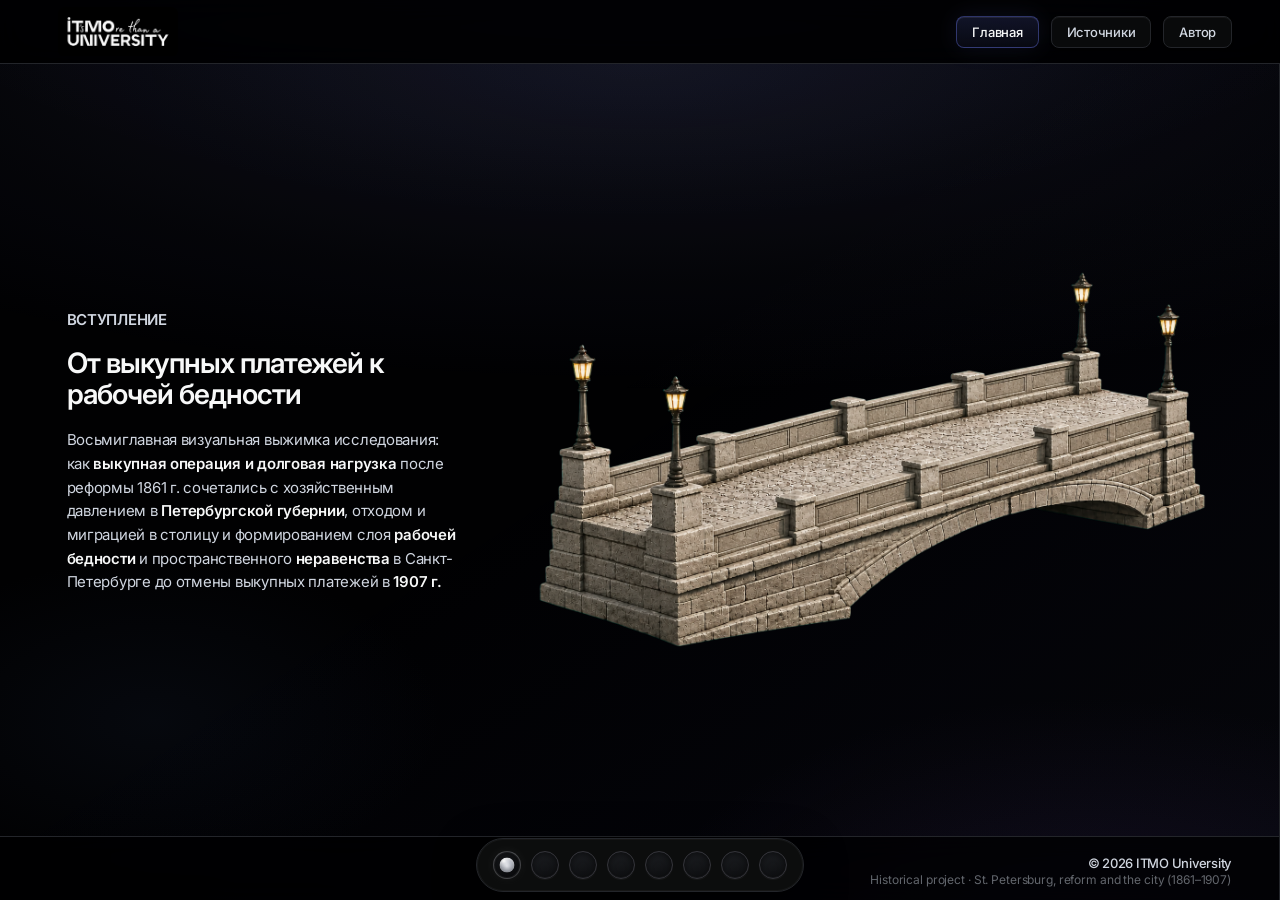
<file: index.html>
<!DOCTYPE html>
<html lang="ru">
  <head>
    <meta charset="utf-8" />
    <meta name="viewport" content="width=device-width, initial-scale=1, viewport-fit=cover" />
    <title>От выкупных платежей к рабочей бедности · ITMO</title>
    <link rel="preconnect" href="https://fonts.googleapis.com" />
    <link rel="preconnect" href="https://fonts.gstatic.com" crossorigin />
    <link
      href="https://fonts.googleapis.com/css2?family=Inter:wght@400;500;600;700&display=swap"
      rel="stylesheet"
    />
    <link rel="stylesheet" href="css/style.css" />
  </head>
  <body class="page-chapters">
    <header class="site-header">
      <a
        href="https://itmo.ru/"
        class="logo-wrap"
        target="_blank"
        rel="noopener noreferrer"
        aria-label="Сайт Университета ИТМО (откроется в новой вкладке)"
      >
        <img
          class="logo"
          src="images/slogan-white.png"
          alt="IT's MOre than a UNIVERSITY"
          width="200"
          height="75"
          decoding="async"
          onerror="this.onerror=null;this.src='images/slogan.png';this.classList.add('logo--invert');"
        />
      </a>
      <button
        type="button"
        class="site-header__menu-toggle"
        aria-expanded="false"
        aria-controls="site-nav-primary"
        aria-label="Открыть меню"
      >
        <span class="site-header__burger" aria-hidden="true"></span>
      </button>
      <nav id="site-nav-primary" class="site-nav" aria-label="Основная навигация">
        <a class="site-nav__pill" href="index.html" aria-current="page">Главная</a>
        <a class="site-nav__pill" href="sources.html">Источники</a>
        <a class="site-nav__pill" href="author.html">Автор</a>
      </nav>
    </header>

    <main class="scroll-wrap" id="chapters" aria-label="Главы проекта">
      <article class="chapter" id="c1" aria-labelledby="t1">
        <div class="chapter__body">
        <div class="chapter__text">
          <p class="chapter__label">Вступление</p>
          <h1 id="t1">От выкупных платежей к рабочей бедности</h1>
          <p>
            Восьмиглавная визуальная выжимка исследования: как <strong>выкупная операция и долговая нагрузка</strong> после
            реформы 1861&nbsp;г. сочетались с хозяйственным давлением в <strong>Петербургской губернии</strong>, отходом и
            миграцией в столицу и формированием слоя <strong>рабочей бедности</strong> и пространственного
            <strong>неравенства</strong> в Санкт-Петербурге до отмены выкупных платежей в <strong>1907&nbsp;г.</strong>
          </p>
        </div>
        <div class="chapter__visual">
          <img src="images/ch01-mostovaya.png" alt="Иллюстрация к вступлению" width="1536" height="1024" loading="eager" />
        </div>
        </div>
        <footer class="chapter-footer">
          <div class="chapter-footer__meta" lang="en">
            <span class="chapter-footer__copy">© 2026 ITMO University</span>
            <span class="chapter-footer__tag">
              <span class="chapter-footer__tag-full">Historical project · St. Petersburg, reform and the city (1861–1907)</span>
              <span class="chapter-footer__tag-short">Historical project · St. Petersburg</span>
            </span>
          </div>
        </footer>
      </article>

      <article class="chapter" id="c2" aria-labelledby="t2">
        <div class="chapter__body">
        <div class="chapter__text">
          <p class="chapter__label">Глава 1 · Реформа</p>
          <h2 id="t2">Крестьянская реформа 1861 года</h2>
          <p>
            Крестьянская реформа 1861 года стала одним из ключевых преобразований Великих реформ Александра II и
            оформила отмену крепостного права системой законов. Помещичьи крестьяне получили личную свободу, однако
            помещики сохранили собственность на землю; крестьяне обязаны были получить надел и отбывать барщину или
            платить оброк как <strong>временнообязанные</strong>.
          </p>
          <p>
            Размеры надела и повинностей фиксировались в <strong>уставных грамотах</strong>. Крестьяне могли выкупить
            землю: большую часть суммы помещику выплачивало государство в виде <strong>выкупной ссуды</strong>, которую
            затем возмещали с процентами <strong>выкупными платежами</strong>.
          </p>
        </div>
        <div class="chapter__visual">
          <img src="images/ch02-svitok.png" alt="Свиток — реформа и закон" width="1024" height="1024" loading="lazy" />
        </div>
        </div>
        <footer class="chapter-footer">
          <div class="chapter-footer__meta" lang="en">
            <span class="chapter-footer__copy">© 2026 ITMO University</span>
            <span class="chapter-footer__tag">
              <span class="chapter-footer__tag-full">Historical project · St. Petersburg, reform and the city (1861–1907)</span>
              <span class="chapter-footer__tag-short">Historical project · St. Petersburg</span>
            </span>
          </div>
        </footer>
      </article>

      <article class="chapter" id="c3" aria-labelledby="t3">
        <div class="chapter__body">
        <div class="chapter__text">
          <p class="chapter__label">Глава 2 · Долг</p>
          <h2 id="t3">Выкупные платежи и долговая нагрузка</h2>
          <p>
            Выкупные платежи устанавливались на срок до <strong>49 лет</strong> с процентами: крестьяне становились
            должниками государства на несколько поколений. Стоимость земли при расчёте во многих регионах
            <strong>превышала рыночную</strong>; значительная часть платежей шла в бюджет империи.
          </p>
          <p>
            Реализация сопровождалась недовольством: около <strong>60&nbsp;%</strong> отказались подписать уставные
            грамоты; отрезки сократили землевладение. С <strong>1883&nbsp;г.</strong> временнообязанных переводили на
            обязательный выкуп. <strong>3&nbsp;(16) ноября 1905&nbsp;г.</strong> манифест уменьшил платежи; полная
            отмена — с <strong>1&nbsp;января 1907&nbsp;г.</strong>
          </p>
        </div>
        <div class="chapter__visual">
          <img src="images/ch03-kandaly.png" alt="Кандалы — долг и выкупные платежи" width="1536" height="1024" loading="lazy" />
        </div>
        </div>
        <footer class="chapter-footer">
          <div class="chapter-footer__meta" lang="en">
            <span class="chapter-footer__copy">© 2026 ITMO University</span>
            <span class="chapter-footer__tag">
              <span class="chapter-footer__tag-full">Historical project · St. Petersburg, reform and the city (1861–1907)</span>
              <span class="chapter-footer__tag-short">Historical project · St. Petersburg</span>
            </span>
          </div>
        </footer>
      </article>

      <article class="chapter" id="c4" aria-labelledby="t4">
        <div class="chapter__body">
        <div class="chapter__text">
          <p class="chapter__label">Глава 3 · Деревня</p>
          <h2 id="t4">Положение крестьян Петербургской губернии</h2>
          <p>
            Петербургская губерния входила в зону «Местного положения…»: в нечернозёмной полосе наделы и оброки
            варьировались. Исследования по <strong>Петербургскому уезду</strong> показывают различие структуры наделов
            и платежей по имениям.
          </p>
          <p>
            Хозяйства несли выкупные платежи и налоги; многие семьи — в <strong>хронической задолженности</strong>.
            По работам Б.&nbsp;Н.&nbsp;Миронова, в 1861–1890&nbsp;гг. положение столичных крестьян в среднем
            улучшалось сильнее, чем по Европейской России, но <strong>недоимки и выкуп</strong> стимулировали отход в
            город.
          </p>
        </div>
        <div class="chapter__visual">
          <img src="images/ch04-pshenitsa.png" alt="Пшеница — бедность в деревне" width="1024" height="1024" loading="lazy" />
        </div>
        </div>
        <footer class="chapter-footer">
          <div class="chapter-footer__meta" lang="en">
            <span class="chapter-footer__copy">© 2026 ITMO University</span>
            <span class="chapter-footer__tag">
              <span class="chapter-footer__tag-full">Historical project · St. Petersburg, reform and the city (1861–1907)</span>
              <span class="chapter-footer__tag-short">Historical project · St. Petersburg</span>
            </span>
          </div>
        </footer>
      </article>

      <article class="chapter" id="c5" aria-labelledby="t5">
        <div class="chapter__body">
        <div class="chapter__text">
          <p class="chapter__label">Глава 4 · Миграция</p>
          <h2 id="t5">Отход и приток в Санкт-Петербург</h2>
          <p>
            Экономические трудности усилили <strong>трудовую миграцию</strong>. Санкт-Петербург притягивал отходников;
            после 1861&nbsp;г. поток усилился: с 523&nbsp;тыс. жителей (1853) к началу XX&nbsp;в. — свыше
            <strong>1,4&nbsp;млн</strong>.
          </p>
          <p>
            Доля <strong>крестьян</strong> среди городского населения выросла с <strong>31&nbsp;%</strong> (1869) до
            <strong>63,1&nbsp;%</strong> (1900). Всё чаще переселялись <strong>семьями</strong>, росла доля женщин.
            Промышленность на окраинах создавала спрос на рабочую силу и способствовала формированию районов бедности.
          </p>
        </div>
        <div class="chapter__visual">
          <img src="images/ch05-chemodan.png" alt="Чемодан — миграция в город" width="1024" height="1024" loading="lazy" />
        </div>
        </div>
        <footer class="chapter-footer">
          <div class="chapter-footer__meta" lang="en">
            <span class="chapter-footer__copy">© 2026 ITMO University</span>
            <span class="chapter-footer__tag">
              <span class="chapter-footer__tag-full">Historical project · St. Petersburg, reform and the city (1861–1907)</span>
              <span class="chapter-footer__tag-short">Historical project · St. Petersburg</span>
            </span>
          </div>
        </footer>
      </article>

      <article class="chapter" id="c6" aria-labelledby="t6">
        <div class="chapter__body">
        <div class="chapter__text">
          <p class="chapter__label">Глава 5 · Труд</p>
          <h2 id="t6">Рабочий Петербурга</h2>
          <p>
            Петербург стал промышленным центром; большинство рабочих — из <strong>крестьянской среды</strong>, часто без
            профессиональной подготовки. К началу XX&nbsp;в. рабочие с семьями составляли около
            <strong>30&nbsp;%</strong> населения столицы.
          </p>
          <p>
            Рабочие концентрировались на <strong>окраинах</strong>: Выборгская сторона, Васильевский остров, Нарвская
            застава, пригородные участки. Рабочий день часто превышал <strong>11–12 часов</strong>; заработки оставались
            относительно низкими.
          </p>
        </div>
        <div class="chapter__visual">
          <img src="images/ch06-nakovalnya.png" alt="Наковальня — рабочий труд" width="1024" height="1536" loading="lazy" />
        </div>
        </div>
        <footer class="chapter-footer">
          <div class="chapter-footer__meta" lang="en">
            <span class="chapter-footer__copy">© 2026 ITMO University</span>
            <span class="chapter-footer__tag">
              <span class="chapter-footer__tag-full">Historical project · St. Petersburg, reform and the city (1861–1907)</span>
              <span class="chapter-footer__tag-short">Historical project · St. Petersburg</span>
            </span>
          </div>
        </footer>
      </article>

      <article class="chapter" id="c7" aria-labelledby="t7">
        <div class="chapter__body">
        <div class="chapter__text">
          <p class="chapter__label">Глава 6 · Жильё</p>
          <h2 id="t7">Городская бедность: быт и санитария</h2>
          <p>
            В рабочих кварталах — <strong>скученность</strong> (по переписи 1900&nbsp;г. до 4,6 человека на комнату),
            «углы», подвалы, слабый <strong>водопровод</strong> на окраинах. Градоначальник фиксировал тысячи нарушений
            санитарных правил домовладельцами.
          </p>
          <p>
            Для приезжих остро стоял <strong>жилищный вопрос</strong>; распространены квартиры у хозяина и низкий
            заработок. Формальные инструменты вроде расчётных книжек (с 1886&nbsp;г.) не снимали экономической
            уязвимости.
          </p>
        </div>
        <div class="chapter__visual">
          <img src="images/ch07-koyka.png" alt="Койка — городская бедность и жильё" width="1536" height="1024" loading="lazy" />
        </div>
        </div>
        <footer class="chapter-footer">
          <div class="chapter-footer__meta" lang="en">
            <span class="chapter-footer__copy">© 2026 ITMO University</span>
            <span class="chapter-footer__tag">
              <span class="chapter-footer__tag-full">Historical project · St. Petersburg, reform and the city (1861–1907)</span>
              <span class="chapter-footer__tag-short">Historical project · St. Petersburg</span>
            </span>
          </div>
        </footer>
      </article>

      <article class="chapter" id="c8" aria-labelledby="t8">
        <div class="chapter__body">
        <div class="chapter__text">
          <p class="chapter__label">Глава 7 · Итог</p>
          <h2 id="t8">Аграрные долги и городское неравенство</h2>
          <p>
            Выкупные платежи создали <strong>долговую нагрузку</strong> → стимулировали отход и миграцию в Петербург →
            увеличили предложение <strong>дешёвой рабочей силы</strong> → способствовали заселению окраин с плохим
            благоустройством при <strong>привилегированном центре</strong>.
          </p>
          <p>
            Отмена платежей в <strong>1907&nbsp;г.</strong> не устранила уже сложившуюся структуру неравенства.
            Финансовые механизмы реформы 1861&nbsp;г. оказали <strong>долгосрочное влияние</strong> на социальную
            географию столицы.
          </p>
          <p class="chapter__readmore-wrap">
            <a class="chapter-readmore" href="article.html">Читать полностью</a>
          </p>
        </div>
        <div class="chapter__visual">
          <img src="images/ch08-vesy.png" alt="Весы — социальное неравенство" width="1024" height="1536" loading="lazy" />
        </div>
        </div>
        <footer class="chapter-footer">
          <div class="chapter-footer__meta" lang="en">
            <span class="chapter-footer__copy">© 2026 ITMO University</span>
            <span class="chapter-footer__tag">
              <span class="chapter-footer__tag-full">Historical project · St. Petersburg, reform and the city (1861–1907)</span>
              <span class="chapter-footer__tag-short">Historical project · St. Petersburg</span>
            </span>
          </div>
        </footer>
      </article>
    </main>

    <nav
      class="chapter-nav"
      aria-label="Быстрый переход к главе"
      style="--chapter-nav-index: 0"
    >
      <div class="chapter-nav__track">
        <div class="chapter-nav__pits">
          <button type="button" class="chapter-nav__pit" aria-label="Вступление" aria-current="true"></button>
          <button type="button" class="chapter-nav__pit" aria-label="Глава 1 · Реформа"></button>
          <button type="button" class="chapter-nav__pit" aria-label="Глава 2 · Долг"></button>
          <button type="button" class="chapter-nav__pit" aria-label="Глава 3 · Деревня"></button>
          <button type="button" class="chapter-nav__pit" aria-label="Глава 4 · Миграция"></button>
          <button type="button" class="chapter-nav__pit" aria-label="Глава 5 · Труд"></button>
          <button type="button" class="chapter-nav__pit" aria-label="Глава 6 · Жильё"></button>
          <button type="button" class="chapter-nav__pit" aria-label="Глава 7 · Итог"></button>
        </div>
        <span class="chapter-nav__orb" aria-hidden="true"></span>
      </div>
    </nav>

    <script src="js/horizontal-scroll.js"></script>
    <script src="js/site-nav-mobile.js" defer></script>
  </body>
</html>
</file>
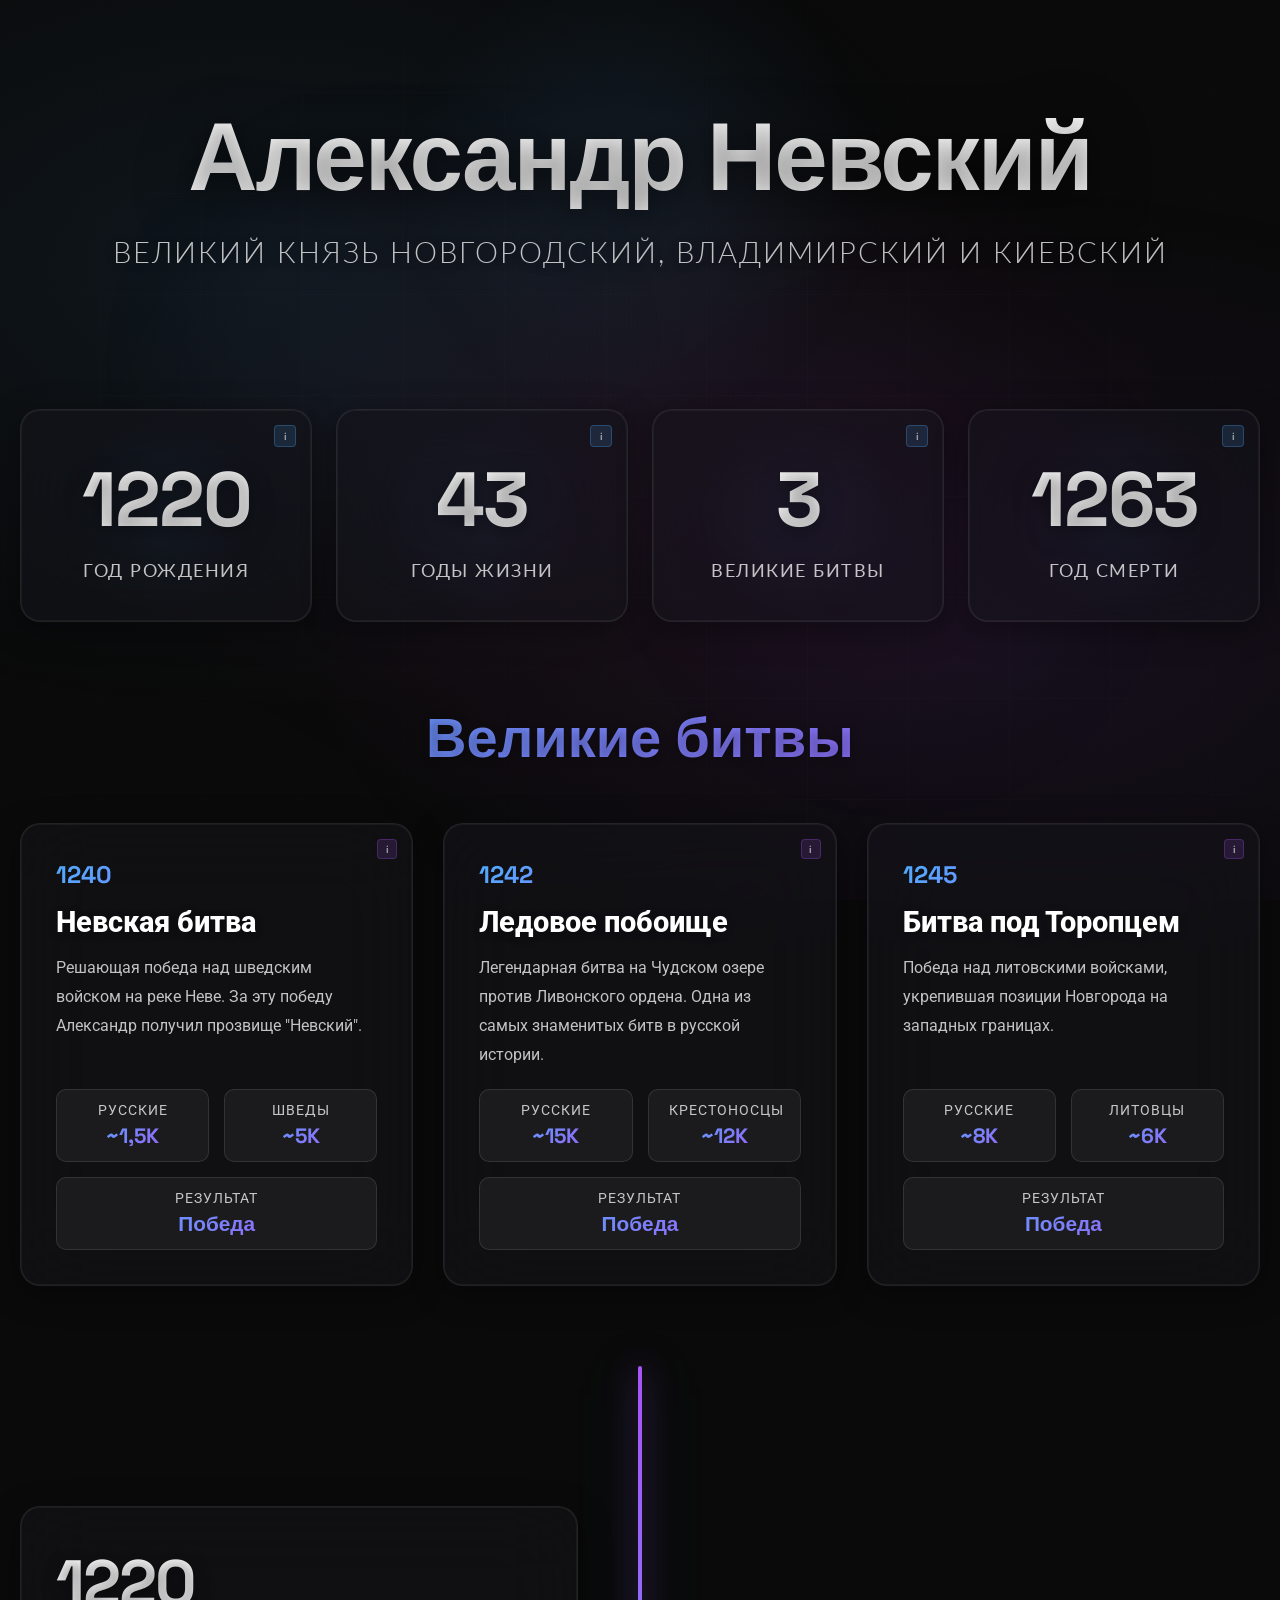
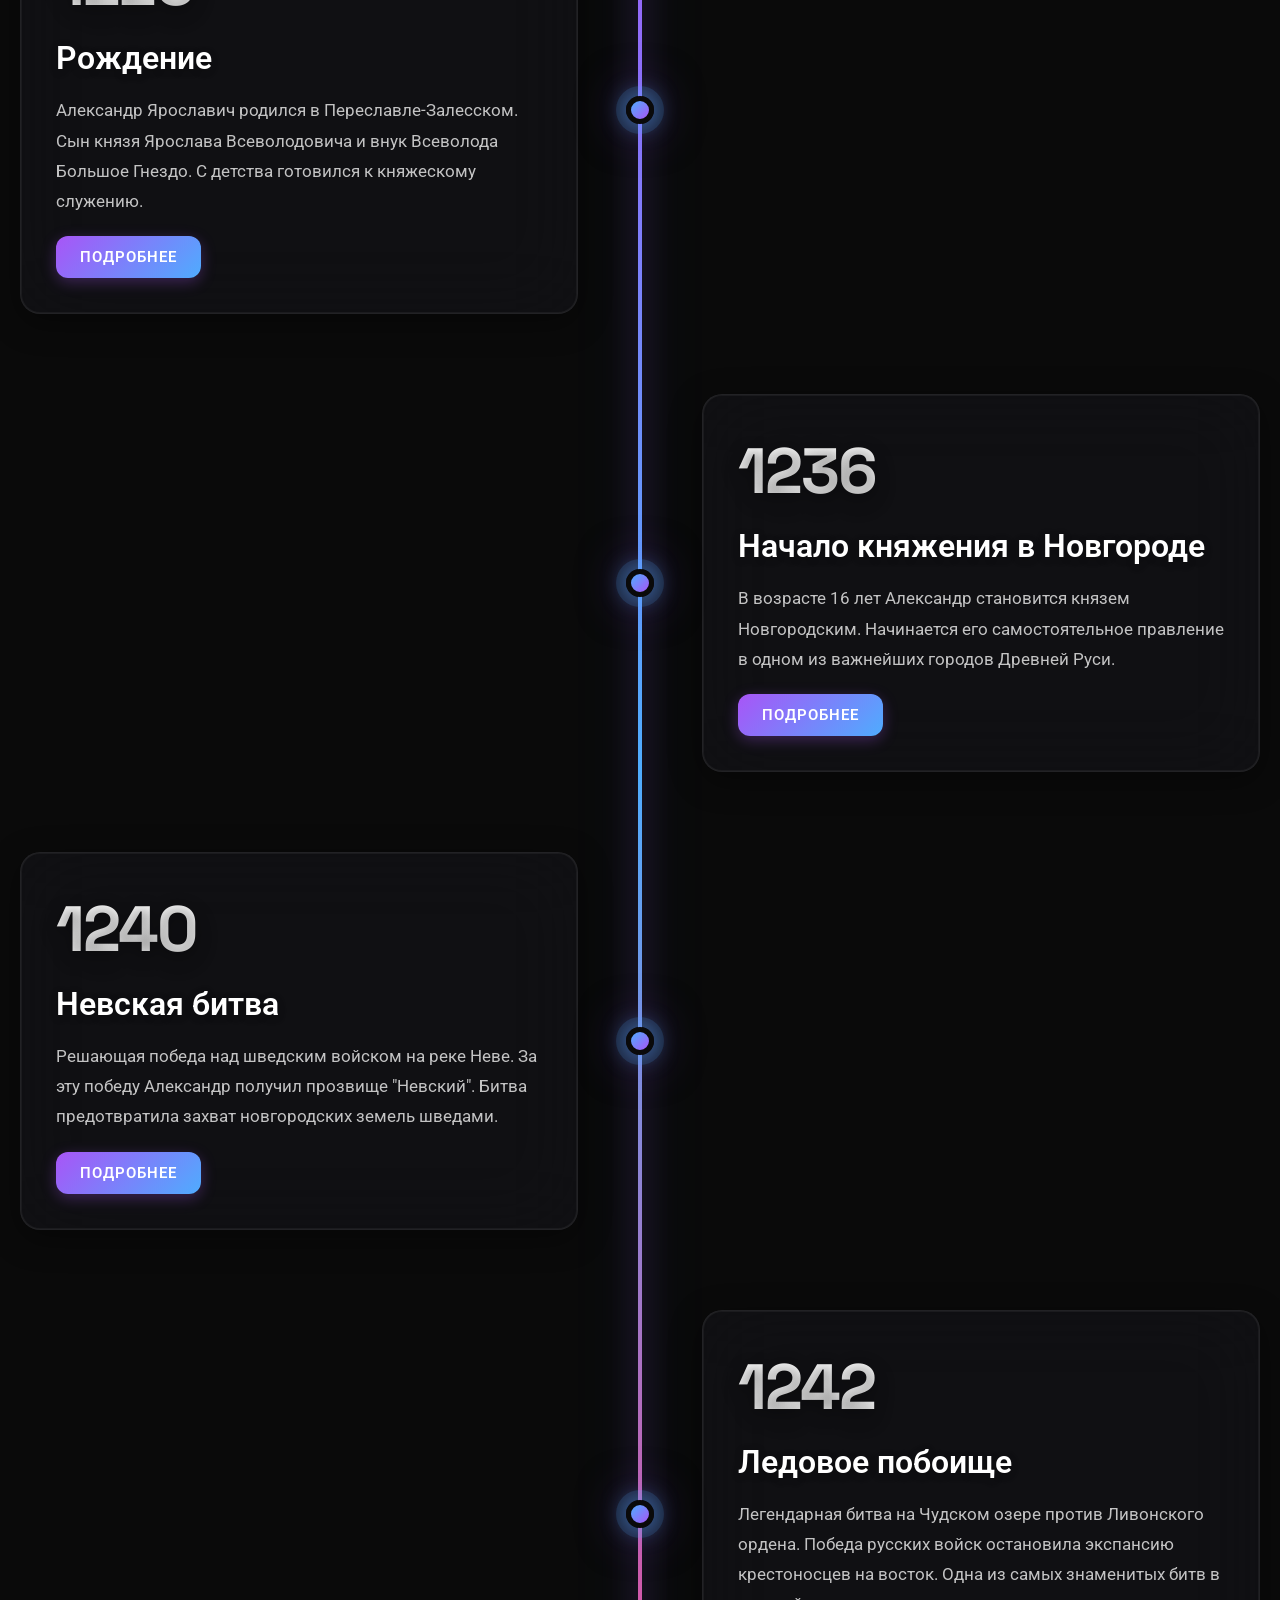
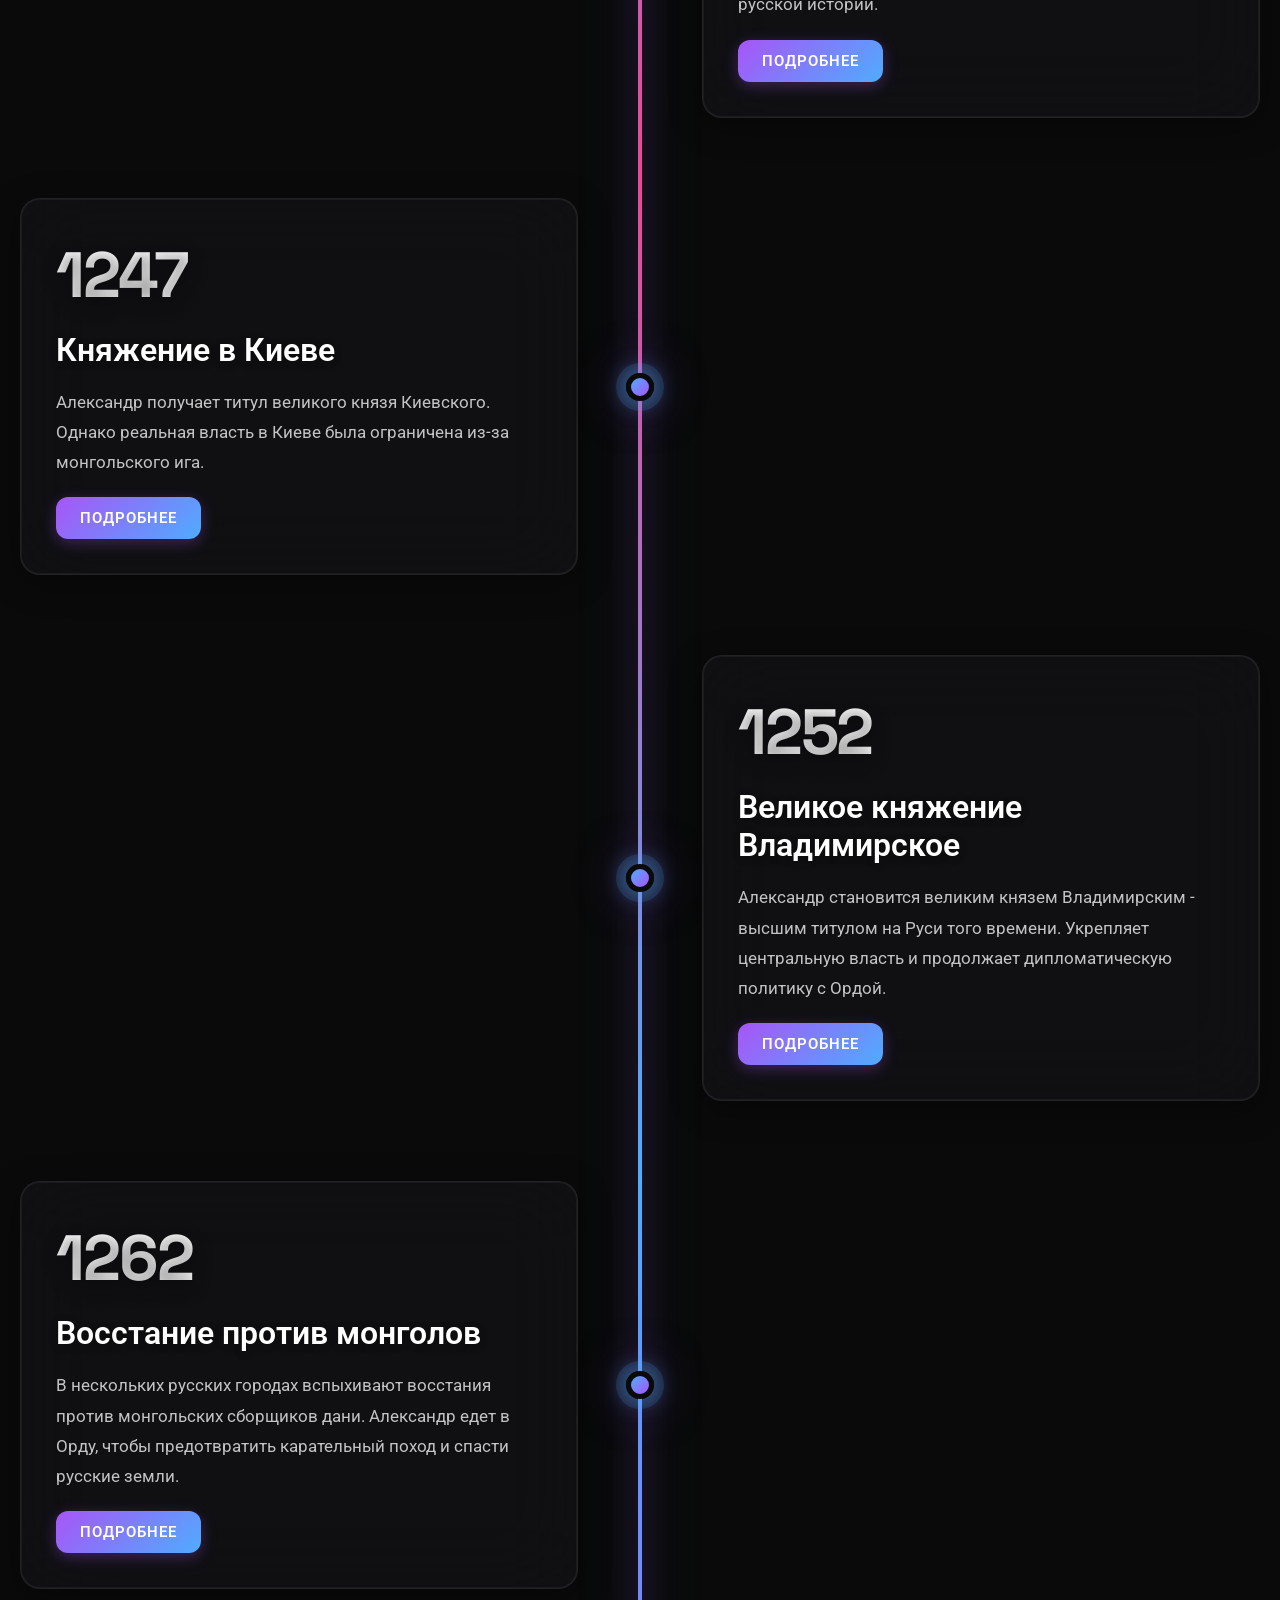
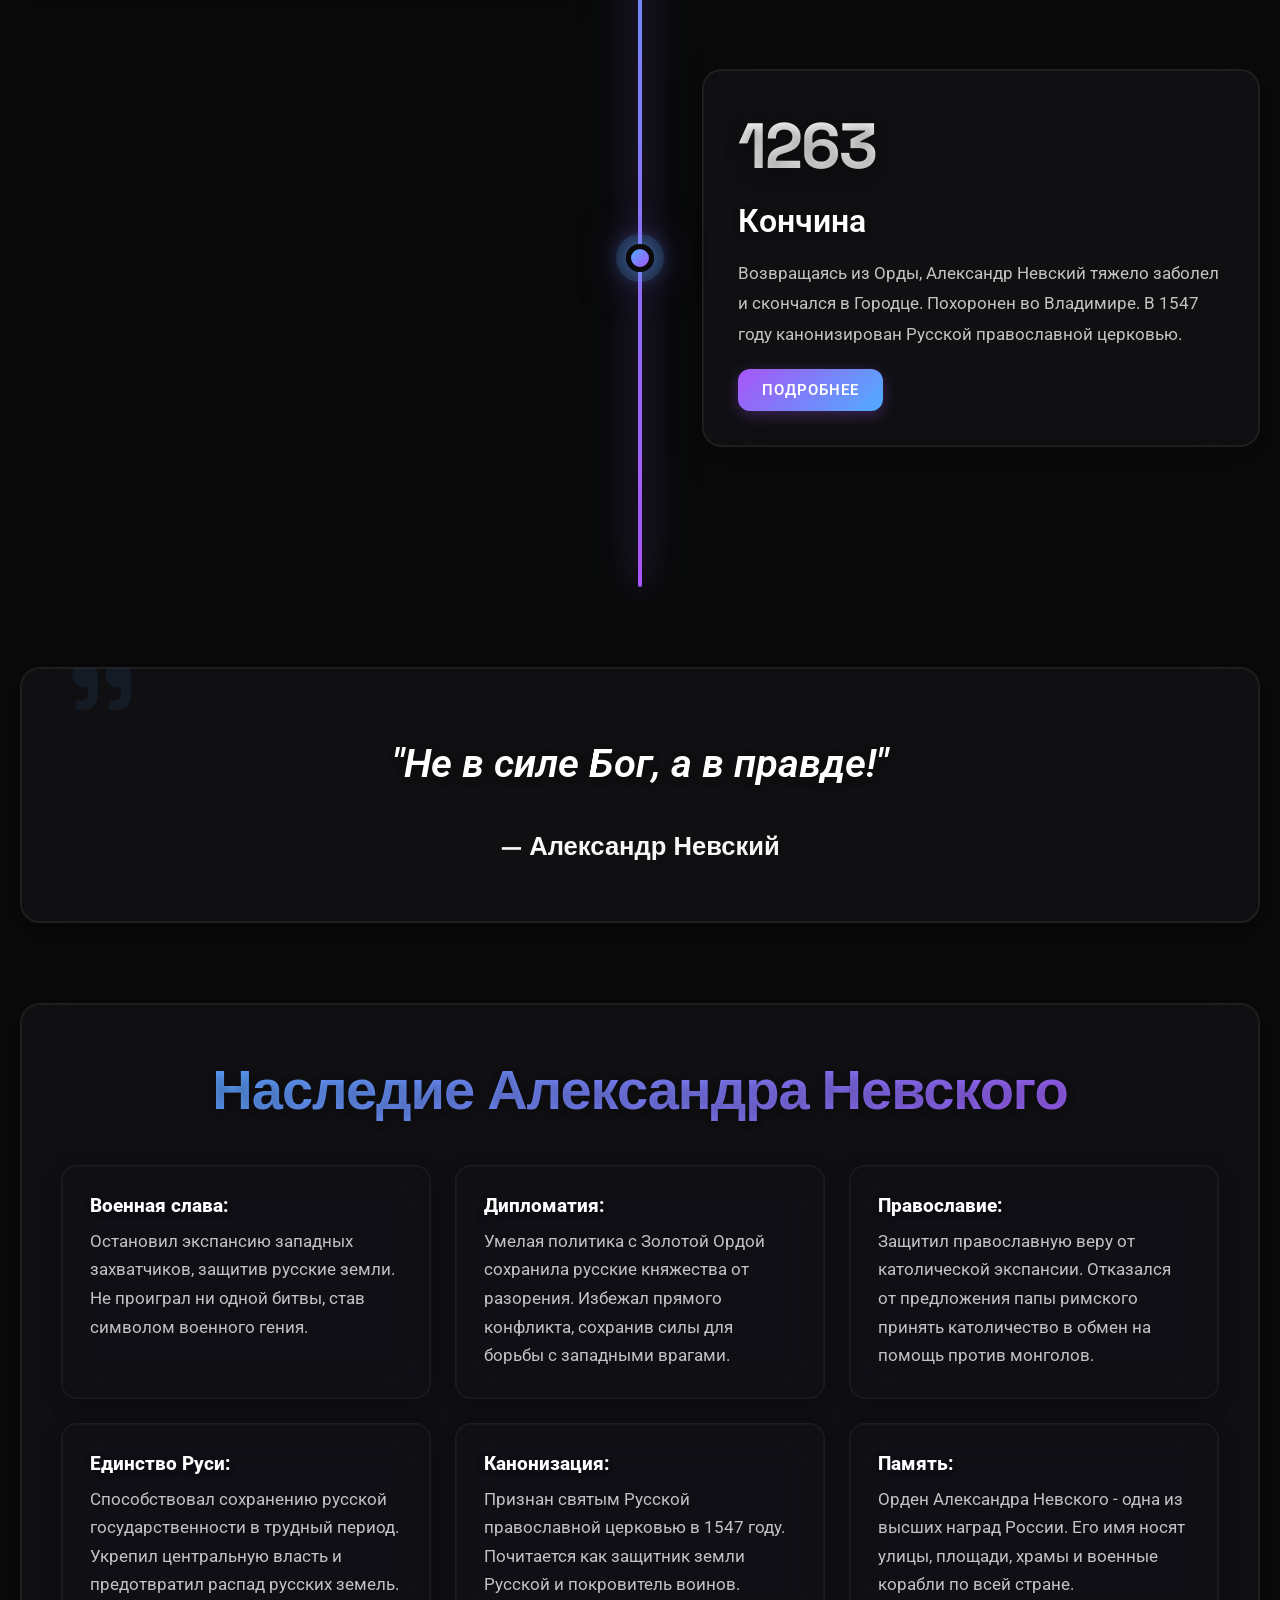
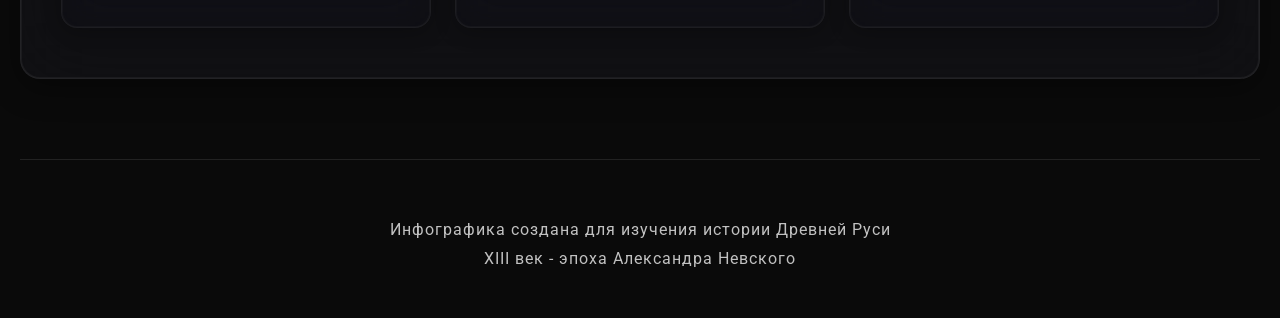
<file: alexander_nevsky_infographic.html>
<!DOCTYPE html>
<html lang="ru">
<head>
    <meta charset="UTF-8">
    <meta name="viewport" content="width=device-width, initial-scale=1.0">
    <title>Александр Невский - Инфографика</title>
    <link rel="preconnect" href="https://fonts.googleapis.com">
    <link rel="preconnect" href="https://fonts.gstatic.com" crossorigin>
    <link href="https://fonts.googleapis.com/css2?family=Lato:wght@300;400;700;900&family=Roboto:wght@300;400;500;700;900&family=Space+Grotesk:wght@400;500;600;700&display=swap" rel="stylesheet">
    <style>
        * {
            margin: 0;
            padding: 0;
            box-sizing: border-box;
        }

        :root {
            --bg-primary: #0a0a0a;
            --bg-secondary: rgba(20, 20, 25, 0.95);
            --accent-gold: #ffd700;
            --accent-blue: #4facfe;
            --accent-purple: #a855f7;
            --accent-pink: #ec4899;
            --accent-red: #ff4757;
            --text-primary: #ffffff;
            --text-secondary: rgba(255, 255, 255, 0.75);
            --glass-bg: rgba(255, 255, 255, 0.05);
            --glass-border: rgba(255, 255, 255, 0.1);
            --glass-shadow: 0 8px 32px rgba(0, 0, 0, 0.3);
        }

        body {
            font-family: -apple-system, BlinkMacSystemFont, 'SF Pro Display', 'Roboto', 'Lato', 'Segoe UI', sans-serif;
            background: #0a0a0a;
            color: var(--text-primary);
            padding: 0;
            min-height: 100vh;
            position: relative;
            overflow-x: hidden;
        }

        body::before {
            content: '';
            position: fixed;
            top: 0;
            left: 0;
            width: 100%;
            height: 100%;
            background: 
                radial-gradient(ellipse at 20% 30%, rgba(79, 172, 254, 0.08) 0%, transparent 50%),
                radial-gradient(ellipse at 80% 70%, rgba(168, 85, 247, 0.08) 0%, transparent 50%),
                radial-gradient(ellipse at 50% 50%, rgba(236, 72, 153, 0.06) 0%, transparent 60%);
            pointer-events: none;
            z-index: 0;
        }

        body::after {
            content: '';
            position: fixed;
            top: 0;
            left: 0;
            width: 100%;
            height: 100%;
            background-image: 
                repeating-linear-gradient(0deg, transparent, transparent 100px, rgba(255, 255, 255, 0.015) 100px, rgba(255, 255, 255, 0.015) 101px),
                repeating-linear-gradient(90deg, transparent, transparent 100px, rgba(255, 255, 255, 0.015) 100px, rgba(255, 255, 255, 0.015) 101px),
                radial-gradient(circle at 30% 40%, rgba(79, 172, 254, 0.05) 0%, transparent 30%),
                radial-gradient(circle at 70% 60%, rgba(168, 85, 247, 0.05) 0%, transparent 30%);
            pointer-events: none;
            z-index: 0;
            opacity: 0.6;
        }

        /* Кастомные скроллбары */
        * {
            scrollbar-width: thin;
            scrollbar-color: rgba(255, 255, 255, 0.2) transparent;
        }

        *::-webkit-scrollbar {
            width: 8px;
            height: 8px;
        }

        *::-webkit-scrollbar-track {
            background: transparent;
        }

        *::-webkit-scrollbar-thumb {
            background: rgba(255, 255, 255, 0.2);
            border-radius: 10px;
            border: 2px solid transparent;
            background-clip: padding-box;
        }

        *::-webkit-scrollbar-thumb:hover {
            background: rgba(255, 255, 255, 0.3);
            background-clip: padding-box;
        }

        .container {
            max-width: 1400px;
            margin: 0 auto;
            padding: 40px 20px;
            position: relative;
            z-index: 1;
            perspective: 1000px;
        }

        .header {
            text-align: center;
            margin-bottom: 80px;
            padding: 60px 20px;
            position: relative;
        }

        .header::before {
            content: '';
            position: absolute;
            top: 50%;
            left: 50%;
            transform: translate(-50%, -50%);
            width: 500px;
            height: 500px;
            background: radial-gradient(circle, rgba(79, 172, 254, 0.08) 0%, transparent 70%);
            border-radius: 50%;
            z-index: -1;
            animation: glow 3s ease-in-out infinite alternate;
        }

        @keyframes glow {
            from { transform: translate(-50%, -50%) scale(1); opacity: 0.6; }
            to { transform: translate(-50%, -50%) scale(1.2); opacity: 0.9; }
        }

        .header h1 {
            font-family: 'Space Grotesk', -apple-system, BlinkMacSystemFont, sans-serif;
            font-size: clamp(3rem, 10vw, 6rem);
            font-weight: 700;
            margin-bottom: 20px;
            background: linear-gradient(135deg, #ffffff 0%, #f0f0f0 50%, #ffffff 100%);
            -webkit-background-clip: text;
            -webkit-text-fill-color: transparent;
            background-clip: text;
            letter-spacing: -2px;
            line-height: 1.2;
            text-shadow: 
                0 4px 20px rgba(0, 0, 0, 0.3),
                0 8px 40px rgba(0, 0, 0, 0.2);
            position: relative;
            transform: translateZ(50px);
            filter: drop-shadow(0 10px 30px rgba(0, 0, 0, 0.3));
        }

        .header .subtitle {
            font-size: clamp(1.1rem, 3vw, 1.8rem);
            color: var(--text-secondary);
            font-weight: 400;
            letter-spacing: 2px;
            text-transform: uppercase;
            font-family: 'Lato', -apple-system, BlinkMacSystemFont, sans-serif;
            text-shadow: 0 2px 10px rgba(0, 0, 0, 0.3);
            font-weight: 300;
        }

        .stats-section {
            display: grid;
            grid-template-columns: repeat(auto-fit, minmax(250px, 1fr));
            gap: 24px;
            margin: 60px 0;
        }

        .stat-card {
            background: rgba(20, 20, 25, 0.6);
            backdrop-filter: blur(40px) saturate(180%);
            -webkit-backdrop-filter: blur(40px) saturate(180%);
            border: 1px solid rgba(255, 255, 255, 0.08);
            border-radius: 20px;
            padding: 40px 30px;
            text-align: center;
            transition: all 0.3s ease;
            position: relative;
            overflow: visible;
            box-shadow: 
                0 8px 32px rgba(0, 0, 0, 0.4),
                0 0 0 1px rgba(255, 255, 255, 0.05) inset;
            cursor: pointer;
            transform-style: preserve-3d;
            transform: translateZ(0);
            z-index: 1;
        }

        .stat-card::before {
            content: '';
            position: absolute;
            top: 50%;
            left: 50%;
            transform: translate(-50%, -50%);
            width: 200px;
            height: 200px;
            background: radial-gradient(circle, rgba(79, 172, 254, 0.08) 0%, transparent 70%);
            border-radius: 50%;
            z-index: 0;
            pointer-events: none;
            opacity: 0.6;
            transition: opacity 0.3s ease;
        }

        .stat-card:hover::before {
            opacity: 0.9;
        }

        .stat-card::after {
            content: 'i';
            position: absolute;
            top: 15px;
            right: 15px;
            width: 20px;
            height: 20px;
            background: rgba(79, 172, 254, 0.2);
            border: 1px solid rgba(79, 172, 254, 0.4);
            border-radius: 4px;
            display: flex;
            align-items: center;
            justify-content: center;
            font-size: 10px;
            font-weight: bold;
            color: rgba(255, 255, 255, 0.8);
            opacity: 0.7;
            transition: all 0.3s ease;
            pointer-events: none;
        }

        .stat-card:hover {
            transform: translateY(-6px);
            border-color: rgba(79, 172, 254, 0.3);
            background: rgba(25, 25, 30, 0.75);
            box-shadow: 
                0 16px 40px rgba(0, 0, 0, 0.5),
                0 0 0 1px rgba(79, 172, 254, 0.2) inset;
            z-index: 10;
        }

        .stat-card:hover::after {
            opacity: 1;
            background: rgba(79, 172, 254, 0.3);
            border-color: rgba(79, 172, 254, 0.6);
            transform: scale(1.1);
        }

        .stat-number {
            font-size: clamp(3rem, 6vw, 5rem);
            font-weight: 900;
            background: linear-gradient(135deg, #ffffff 0%, #f0f0f0 100%);
            -webkit-background-clip: text;
            -webkit-text-fill-color: transparent;
            background-clip: text;
            margin-bottom: 12px;
            font-family: 'Space Grotesk', -apple-system, BlinkMacSystemFont, sans-serif;
            letter-spacing: -2px;
            text-shadow: 
                0 4px 15px rgba(0, 0, 0, 0.3),
                0 8px 30px rgba(0, 0, 0, 0.2);
            transform: translateZ(20px);
            position: relative;
            z-index: 1;
        }

        .stat-label {
            font-size: 1.1rem;
            color: var(--text-secondary);
            font-weight: 500;
            position: relative;
            z-index: 1;
            letter-spacing: 1.5px;
            font-family: 'Lato', -apple-system, BlinkMacSystemFont, sans-serif;
            text-transform: uppercase;
            font-weight: 400;
        }

        .timeline {
            position: relative;
            padding: 60px 0;
            margin: 80px 0;
        }

        .timeline::before {
            content: '';
            position: absolute;
            left: 50%;
            top: 0;
            bottom: 0;
            width: 4px;
            background: linear-gradient(to bottom, 
                var(--accent-purple) 0%, 
                var(--accent-blue) 25%,
                var(--accent-pink) 50%,
                var(--accent-blue) 75%,
                var(--accent-purple) 100%);
            transform: translateX(-50%);
            border-radius: 2px;
            box-shadow: 
                0 0 30px rgba(168, 85, 247, 0.6),
                0 0 60px rgba(79, 172, 254, 0.4);
        }

        .timeline-item {
            position: relative;
            margin: 80px 0;
            display: flex;
            align-items: center;
            opacity: 0;
            transform: translateY(40px);
            transition: all 0.8s cubic-bezier(0.4, 0, 0.2, 1);
        }

        .timeline-item.visible {
            opacity: 1;
            transform: translateY(0);
        }

        .timeline-item:nth-child(odd) {
            flex-direction: row;
        }

        .timeline-item:nth-child(even) {
            flex-direction: row-reverse;
        }

        .timeline-content {
            width: 45%;
            background: rgba(20, 20, 25, 0.6);
            backdrop-filter: blur(40px) saturate(180%);
            -webkit-backdrop-filter: blur(40px) saturate(180%);
            border: 1px solid rgba(255, 255, 255, 0.08);
            padding: 35px;
            border-radius: 20px;
            box-shadow: 
                0 8px 32px rgba(0, 0, 0, 0.4),
                0 0 0 1px rgba(255, 255, 255, 0.05) inset;
            transition: all 0.5s cubic-bezier(0.4, 0, 0.2, 1);
            position: relative;
            overflow: visible;
            transform-style: preserve-3d;
            transform: translateZ(0);
        }


        .timeline-content::before {
            content: '';
            position: absolute;
            top: 0;
            left: 0;
            right: 0;
            height: 4px;
            background: linear-gradient(90deg, var(--accent-purple), var(--accent-blue), var(--accent-pink));
            opacity: 0;
            transition: opacity 0.4s;
        }

        .timeline-content:hover::before {
            opacity: 1;
        }

        .timeline-content:hover {
            transform: translateY(-10px) translateZ(40px) rotateY(2deg) scale(1.02);
            border-color: rgba(255, 255, 255, 0.12);
            background: rgba(25, 25, 30, 0.8);
            box-shadow: 
                0 30px 80px rgba(0, 0, 0, 0.5),
                0 0 0 1px rgba(255, 255, 255, 0.08) inset,
                0 0 80px rgba(168, 85, 247, 0.1);
        }

        .timeline-year {
            font-size: clamp(2.5rem, 5vw, 4rem);
            font-weight: 700;
            background: linear-gradient(135deg, #ffffff 0%, #f0f0f0 100%);
            -webkit-background-clip: text;
            -webkit-text-fill-color: transparent;
            background-clip: text;
            margin-bottom: 15px;
            font-family: 'Space Grotesk', -apple-system, BlinkMacSystemFont, sans-serif;
            letter-spacing: -2px;
            text-shadow: 
                0 4px 12px rgba(0, 0, 0, 0.3),
                0 8px 24px rgba(0, 0, 0, 0.2);
            transform: translateZ(15px);
        }

        .timeline-title {
            font-size: clamp(1.4rem, 3vw, 2rem);
            margin-bottom: 18px;
            color: var(--text-primary);
            font-weight: 700;
            font-family: 'Roboto', -apple-system, BlinkMacSystemFont, sans-serif;
            text-shadow: 0 2px 8px rgba(0, 0, 0, 0.3);
            font-weight: 600;
        }

        .timeline-description {
            font-size: 1.05rem;
            line-height: 1.8;
            color: var(--text-secondary);
            font-weight: 400;
            margin-bottom: 20px;
        }

        .info-btn {
            background: linear-gradient(135deg, var(--accent-purple), var(--accent-blue));
            border: none;
            color: white;
            padding: 12px 24px;
            border-radius: 12px;
            font-family: 'Roboto', -apple-system, BlinkMacSystemFont, sans-serif;
            font-weight: 600;
            font-size: 0.95rem;
            cursor: pointer;
            transition: all 0.3s ease;
            box-shadow: 0 4px 15px rgba(168, 85, 247, 0.3);
            text-transform: uppercase;
            letter-spacing: 1px;
        }

        .info-btn:hover {
            transform: translateY(-2px);
            box-shadow: 0 8px 25px rgba(168, 85, 247, 0.5);
            background: linear-gradient(135deg, var(--accent-blue), var(--accent-pink));
        }

        .timeline-marker {
            position: absolute;
            left: 50%;
            width: 28px;
            height: 28px;
            background: linear-gradient(135deg, var(--accent-blue) 0%, var(--accent-purple) 100%);
            border: 5px solid var(--bg-primary);
            border-radius: 50%;
            transform: translateX(-50%);
            box-shadow: 
                0 0 25px rgba(79, 172, 254, 0.7),
                0 0 50px rgba(168, 85, 247, 0.5),
                0 0 0 10px rgba(79, 172, 254, 0.15);
            z-index: 10;
            transition: all 0.4s cubic-bezier(0.4, 0, 0.2, 1);
            cursor: default;
            animation: markerPulse 2s ease-in-out infinite;
        }

        @keyframes markerPulse {
            0%, 100% { 
                transform: translateX(-50%) scale(1);
                box-shadow: 
                    0 0 25px rgba(79, 172, 254, 0.7),
                    0 0 50px rgba(168, 85, 247, 0.5),
                    0 0 0 10px rgba(79, 172, 254, 0.15);
            }
            50% { 
                transform: translateX(-50%) scale(1.1);
                box-shadow: 
                    0 0 35px rgba(79, 172, 254, 0.9),
                    0 0 70px rgba(168, 85, 247, 0.7),
                    0 0 0 15px rgba(79, 172, 254, 0.25);
            }
        }


        .timeline-item:hover .timeline-marker {
            transform: translateX(-50%) scale(1.2);
            box-shadow: 
                0 0 30px rgba(79, 172, 254, 0.6),
                0 0 60px rgba(168, 85, 247, 0.4),
                0 0 0 12px rgba(79, 172, 254, 0.15);
        }

        .modal {
            display: none;
            position: fixed;
            top: 0;
            left: 0;
            width: 100%;
            height: 100%;
            background: rgba(0, 0, 0, 0.8);
            backdrop-filter: blur(10px);
            z-index: 1000;
            align-items: center;
            justify-content: center;
            padding: 20px;
            animation: fadeIn 0.3s ease;
        }

        .modal.active {
            display: flex;
        }

        @keyframes fadeIn {
            from { opacity: 0; }
            to { opacity: 1; }
        }

        .modal-content {
            background: rgba(20, 20, 25, 0.95);
            backdrop-filter: blur(60px) saturate(180%);
            -webkit-backdrop-filter: blur(60px) saturate(180%);
            border: 1px solid rgba(255, 255, 255, 0.1);
            border-radius: 24px;
            padding: 40px;
            max-width: 700px;
            max-height: 85vh;
            overflow-y: auto;
            overflow-x: hidden;
            position: relative;
            box-shadow: 
                0 30px 100px rgba(0, 0, 0, 0.5),
                0 0 0 1px rgba(255, 255, 255, 0.05) inset;
            animation: slideUp 0.4s ease;
            transform-style: preserve-3d;
        }

        .modal-content::-webkit-scrollbar {
            width: 6px;
        }

        .modal-content::-webkit-scrollbar-thumb {
            background: rgba(255, 255, 255, 0.15);
            border-radius: 10px;
        }

        .modal-content::-webkit-scrollbar-thumb:hover {
            background: rgba(255, 255, 255, 0.25);
        }

        @keyframes slideUp {
            from { transform: translateY(50px); opacity: 0; }
            to { transform: translateY(0); opacity: 1; }
        }

        .modal-close {
            position: absolute;
            top: 20px;
            right: 20px;
            background: rgba(255, 255, 255, 0.15);
            backdrop-filter: blur(20px);
            border: 1px solid rgba(255, 255, 255, 0.25);
            color: var(--text-primary);
            width: 40px;
            height: 40px;
            border-radius: 50%;
            cursor: pointer;
            display: flex;
            align-items: center;
            justify-content: center;
            font-size: 24px;
            transition: all 0.3s ease;
            font-family: 'Roboto', -apple-system, BlinkMacSystemFont, sans-serif;
        }

        .modal-close:hover {
            background: rgba(255, 77, 87, 0.3);
            border-color: var(--accent-red);
            transform: rotate(90deg);
        }

        .modal-title {
            font-family: 'Space Grotesk', -apple-system, BlinkMacSystemFont, sans-serif;
            font-size: 2.5rem;
            font-weight: 900;
            margin-bottom: 20px;
            background: linear-gradient(135deg, var(--accent-blue) 0%, var(--accent-purple) 100%);
            -webkit-background-clip: text;
            -webkit-text-fill-color: transparent;
            background-clip: text;
            text-shadow: 0 2px 8px rgba(0, 0, 0, 0.3);
        }

        .modal-info {
            color: var(--text-secondary);
            line-height: 1.8;
            font-size: 1.1rem;
            margin-bottom: 20px;
        }

        .modal-stats {
            display: grid;
            grid-template-columns: repeat(2, 1fr);
            gap: 15px;
            margin: 25px 0;
        }

        .modal-stat {
            background: var(--glass-bg);
            padding: 20px;
            border-radius: 15px;
            border: 1px solid var(--glass-border);
            text-align: center;
        }

        .modal-stat-number {
            font-family: 'Space Grotesk', -apple-system, BlinkMacSystemFont, sans-serif;
            font-size: 2rem;
            font-weight: 900;
            background: linear-gradient(135deg, var(--accent-blue) 0%, var(--accent-purple) 100%);
            -webkit-background-clip: text;
            -webkit-text-fill-color: transparent;
            background-clip: text;
            margin-bottom: 5px;
        }

        .modal-stat-label {
            font-size: 0.9rem;
            color: var(--text-secondary);
            text-transform: uppercase;
            letter-spacing: 1px;
        }

        .battles-section {
            margin: 80px 0;
        }

        .section-title {
            font-family: 'Space Grotesk', -apple-system, BlinkMacSystemFont, sans-serif;
            font-size: clamp(2rem, 5vw, 3.5rem);
            font-weight: 900;
            text-align: center;
            margin-bottom: 50px;
            background: linear-gradient(135deg, var(--accent-blue) 0%, var(--accent-purple) 100%);
            -webkit-background-clip: text;
            -webkit-text-fill-color: transparent;
            background-clip: text;
            text-shadow: 0 2px 10px rgba(0, 0, 0, 0.3);
        }

        .battles-grid {
            display: grid;
            grid-template-columns: repeat(auto-fit, minmax(350px, 1fr));
            gap: 30px;
            align-items: start;
        }

        .battle-card {
            background: rgba(20, 20, 25, 0.6);
            backdrop-filter: blur(40px) saturate(180%);
            -webkit-backdrop-filter: blur(40px) saturate(180%);
            border: 1px solid rgba(255, 255, 255, 0.08);
            border-radius: 20px;
            padding: 35px;
            transition: all 0.3s ease;
            position: relative;
            overflow: visible;
            box-shadow: 
                0 8px 32px rgba(0, 0, 0, 0.4),
                0 0 0 1px rgba(255, 255, 255, 0.05) inset;
            cursor: pointer;
            transform-style: preserve-3d;
            transform: translateZ(0);
            height: 100%;
            display: flex;
            flex-direction: column;
            align-self: start;
        }


        .battle-card::before {
            content: '';
            position: absolute;
            top: 0;
            left: 0;
            right: 0;
            height: 5px;
            background: linear-gradient(90deg, var(--accent-purple), var(--accent-blue), var(--accent-pink));
            opacity: 0;
            transition: opacity 0.4s;
        }

        .battle-card:hover::before {
            opacity: 1;
        }

        .battle-card:hover {
            transform: translateY(-6px);
            border-color: rgba(168, 85, 247, 0.3);
            background: rgba(25, 25, 30, 0.75);
            box-shadow: 
                0 16px 40px rgba(0, 0, 0, 0.5),
                0 0 0 1px rgba(168, 85, 247, 0.2) inset;
            z-index: 10;
        }

        .battle-tooltip {
            position: absolute;
            top: 15px;
            right: 15px;
            width: 20px;
            height: 20px;
            background: rgba(168, 85, 247, 0.2);
            border: 1px solid rgba(168, 85, 247, 0.4);
            border-radius: 4px;
            display: flex;
            align-items: center;
            justify-content: center;
            font-size: 10px;
            color: rgba(255, 255, 255, 0.8);
            opacity: 0.7;
            transition: all 0.3s ease;
            pointer-events: none;
            font-weight: bold;
        }

        .battle-card:hover .battle-tooltip {
            opacity: 1;
            background: rgba(168, 85, 247, 0.3);
            border-color: rgba(168, 85, 247, 0.6);
            transform: scale(1.1);
        }

        .battle-title {
            font-family: 'Roboto', -apple-system, BlinkMacSystemFont, sans-serif;
            font-size: 1.8rem;
            font-weight: 800;
            margin-bottom: 15px;
            color: var(--text-primary);
            text-shadow: 0 2px 8px rgba(0, 0, 0, 0.3);
        }

        .battle-year {
            font-family: 'Space Grotesk', -apple-system, BlinkMacSystemFont, sans-serif;
            font-size: 1.5rem;
            font-weight: 900;
            background: linear-gradient(135deg, var(--accent-blue) 0%, var(--accent-purple) 100%);
            -webkit-background-clip: text;
            -webkit-text-fill-color: transparent;
            background-clip: text;
            margin-bottom: 15px;
        }

        .battle-description {
            color: var(--text-secondary);
            line-height: 1.8;
            margin-bottom: 20px;
            flex-grow: 1;
        }

        .battle-stats {
            display: flex;
            gap: 15px;
            flex-wrap: wrap;
            margin-top: auto;
        }

        .battle-stat {
            background: rgba(255, 255, 255, 0.05);
            padding: 12px 20px;
            border-radius: 10px;
            border: 1px solid var(--glass-border);
            flex: 1;
            min-width: 120px;
            text-align: center;
        }

        .battle-stat-label {
            font-size: 0.85rem;
            color: var(--text-secondary);
            text-transform: uppercase;
            letter-spacing: 1px;
            margin-bottom: 5px;
        }

        .battle-stat-value {
            font-family: 'Space Grotesk', -apple-system, BlinkMacSystemFont, sans-serif;
            font-size: 1.3rem;
            font-weight: 800;
            background: linear-gradient(135deg, var(--accent-blue) 0%, var(--accent-purple) 100%);
            -webkit-background-clip: text;
            -webkit-text-fill-color: transparent;
            background-clip: text;
        }

        .quote-section {
            margin: 80px 0;
            padding: 60px 40px;
            background: rgba(20, 20, 25, 0.6);
            backdrop-filter: blur(40px) saturate(180%);
            -webkit-backdrop-filter: blur(40px) saturate(180%);
            border: 1px solid rgba(255, 255, 255, 0.08);
            border-radius: 20px;
            text-align: center;
            position: relative;
            box-shadow: 
                0 8px 32px rgba(0, 0, 0, 0.4),
                0 0 0 1px rgba(255, 255, 255, 0.05) inset;
            overflow: hidden;
            transform-style: preserve-3d;
        }

        .quote-section::before {
            content: '"';
            position: absolute;
            top: -30px;
            left: 40px;
            font-size: 12rem;
            font-family: 'Space Grotesk', -apple-system, BlinkMacSystemFont, sans-serif;
            color: rgba(79, 172, 254, 0.08);
            line-height: 1;
            z-index: 0;
        }

        .quote {
            font-size: clamp(1.5rem, 4vw, 2.5rem);
            font-style: italic;
            line-height: 1.8;
            color: var(--text-primary);
            margin-bottom: 30px;
            font-weight: 600;
            position: relative;
            z-index: 1;
            font-family: 'Roboto', -apple-system, BlinkMacSystemFont, sans-serif;
            text-shadow: 0 2px 10px rgba(0, 0, 0, 0.3);
        }

        .quote-author {
            font-size: clamp(1.2rem, 3vw, 1.6rem);
            background: linear-gradient(135deg, #ffffff 0%, #f0f0f0 100%);
            -webkit-background-clip: text;
            -webkit-text-fill-color: transparent;
            background-clip: text;
            font-weight: 600;
            font-family: 'Space Grotesk', -apple-system, BlinkMacSystemFont, sans-serif;
        }

        .legacy-section {
            margin-top: 80px;
            padding: 50px 40px;
            background: rgba(20, 20, 25, 0.6);
            backdrop-filter: blur(40px) saturate(180%);
            -webkit-backdrop-filter: blur(40px) saturate(180%);
            border: 1px solid rgba(255, 255, 255, 0.08);
            border-radius: 20px;
            box-shadow: 
                0 8px 32px rgba(0, 0, 0, 0.4),
                0 0 0 1px rgba(255, 255, 255, 0.05) inset;
            transform-style: preserve-3d;
        }

        .legacy-title {
            font-size: clamp(2rem, 5vw, 3.5rem);
            margin-bottom: 40px;
            text-align: center;
            background: linear-gradient(135deg, var(--accent-blue) 0%, var(--accent-purple) 100%);
            -webkit-background-clip: text;
            -webkit-text-fill-color: transparent;
            background-clip: text;
            font-family: 'Space Grotesk', -apple-system, BlinkMacSystemFont, sans-serif;
            font-weight: 900;
            letter-spacing: -1px;
            text-shadow: 0 2px 10px rgba(0, 0, 0, 0.3);
        }

        .legacy-list {
            list-style: none;
            display: grid;
            grid-template-columns: repeat(auto-fit, minmax(300px, 1fr));
            gap: 24px;
        }

        .legacy-item {
            padding: 28px;
            background: rgba(15, 15, 20, 0.5);
            border: 1px solid rgba(255, 255, 255, 0.06);
            border-radius: 16px;
            backdrop-filter: blur(20px) saturate(180%);
            -webkit-backdrop-filter: blur(20px) saturate(180%);
            transition: all 0.4s cubic-bezier(0.4, 0, 0.2, 1);
            box-shadow: 
                0 4px 20px rgba(0, 0, 0, 0.3),
                0 0 0 1px rgba(255, 255, 255, 0.03) inset;
            position: relative;
            overflow: hidden;
            cursor: pointer;
            transform-style: preserve-3d;
        }

        .legacy-item::before {
            content: '';
            position: absolute;
            left: 0;
            top: 0;
            bottom: 0;
            width: 4px;
            background: linear-gradient(135deg, var(--accent-purple), var(--accent-blue), var(--accent-pink));
            opacity: 0;
            transition: opacity 0.3s;
        }

        .legacy-item:hover::before {
            opacity: 1;
        }

        .legacy-item:hover {
            transform: translateX(12px) translateZ(20px) rotateY(2deg) scale(1.02);
            background: rgba(25, 25, 30, 0.7);
            border-color: rgba(255, 255, 255, 0.1);
            box-shadow: 
                0 12px 50px rgba(0, 0, 0, 0.5),
                0 0 0 1px rgba(255, 255, 255, 0.08) inset,
                0 0 60px rgba(168, 85, 247, 0.08);
        }

        .legacy-item strong {
            color: var(--text-primary);
            font-weight: 800;
            display: block;
            margin-bottom: 10px;
            font-size: 1.2em;
            font-family: 'Roboto', -apple-system, BlinkMacSystemFont, sans-serif;
            text-shadow: 0 2px 6px rgba(0, 0, 0, 0.3);
        }

        .legacy-item span {
            color: var(--text-secondary);
            line-height: 1.7;
            font-size: 1.05rem;
        }

        .footer {
            text-align: center;
            margin-top: 80px;
            padding-top: 50px;
            border-top: 1px solid var(--glass-border);
            color: var(--text-secondary);
            font-weight: 400;
            letter-spacing: 1px;
        }

        .footer p {
            margin: 10px 0;
            font-size: 1rem;
            font-family: 'Roboto', -apple-system, BlinkMacSystemFont, sans-serif;
        }

        @media (max-width: 768px) {
            .container {
                padding: 20px 15px;
            }

            .header {
                padding: 40px 15px;
                margin-bottom: 50px;
            }

            .timeline::before {
                left: 30px;
            }

            .timeline-item {
                flex-direction: row !important;
                padding-left: 80px;
                margin: 50px 0;
            }

            .timeline-content {
                width: 100%;
                padding: 25px;
            }

            .timeline-marker {
                left: 30px;
                width: 24px;
                height: 24px;
            }

            .stats-section {
                grid-template-columns: repeat(2, 1fr);
                gap: 16px;
            }

            .stat-card {
                padding: 30px 20px;
            }



            .battles-grid {
                grid-template-columns: 1fr;
            }

            .quote-section {
                padding: 40px 25px;
            }

            .quote-section::before {
                font-size: 8rem;
                top: -20px;
                left: 20px;
            }

            .legacy-list {
                grid-template-columns: 1fr;
            }

            .legacy-section {
                padding: 35px 25px;
            }

            .modal-content {
                padding: 30px 20px;
            }
        }

        @media (max-width: 480px) {
            .stats-section {
                grid-template-columns: 1fr;
            }
        }
    </style>
</head>
<body>
    <div class="container">
        <div class="header">
            <h1>Александр Невский</h1>
            <div class="subtitle">Великий князь Новгородский, Владимирский и Киевский</div>
        </div>

        <div class="stats-section">
            <div class="stat-card" onclick="openModal('birth')">
                <div class="stat-number">1220</div>
                <div class="stat-label">Год рождения</div>
            </div>
            <div class="stat-card" onclick="openModal('life')">
                <div class="stat-number">43</div>
                <div class="stat-label">Годы жизни</div>
            </div>
            <div class="stat-card" onclick="openModal('battles')">
                <div class="stat-number">3</div>
                <div class="stat-label">Великие битвы</div>
            </div>
            <div class="stat-card" onclick="openModal('death')">
                <div class="stat-number">1263</div>
                <div class="stat-label">Год смерти</div>
            </div>
        </div>

        <div class="battles-section">
            <div class="section-title">Великие битвы</div>
            <div class="battles-grid">
                <div class="battle-card" onclick="openModal('neva')">
                    <div class="battle-tooltip">i</div>
                    <div class="battle-year">1240</div>
                    <div class="battle-title">Невская битва</div>
                    <div class="battle-description">
                        Решающая победа над шведским войском на реке Неве. За эту победу Александр получил прозвище "Невский".
                    </div>
                    <div class="battle-stats">
                        <div class="battle-stat">
                            <div class="battle-stat-label">Русские</div>
                            <div class="battle-stat-value">~1,5K</div>
                        </div>
                        <div class="battle-stat">
                            <div class="battle-stat-label">Шведы</div>
                            <div class="battle-stat-value">~5K</div>
                        </div>
                        <div class="battle-stat">
                            <div class="battle-stat-label">Результат</div>
                            <div class="battle-stat-value">Победа</div>
                        </div>
                    </div>
                </div>

                <div class="battle-card" onclick="openModal('ice')">
                    <div class="battle-tooltip">i</div>
                    <div class="battle-year">1242</div>
                    <div class="battle-title">Ледовое побоище</div>
                    <div class="battle-description">
                        Легендарная битва на Чудском озере против Ливонского ордена. Одна из самых знаменитых битв в русской истории.
                    </div>
                    <div class="battle-stats">
                        <div class="battle-stat">
                            <div class="battle-stat-label">Русские</div>
                            <div class="battle-stat-value">~15K</div>
                        </div>
                        <div class="battle-stat">
                            <div class="battle-stat-label">Крестоносцы</div>
                            <div class="battle-stat-value">~12K</div>
                        </div>
                        <div class="battle-stat">
                            <div class="battle-stat-label">Результат</div>
                            <div class="battle-stat-value">Победа</div>
                        </div>
                    </div>
                </div>

                <div class="battle-card" onclick="openModal('toropets')">
                    <div class="battle-tooltip">i</div>
                    <div class="battle-year">1245</div>
                    <div class="battle-title">Битва под Торопцем</div>
                    <div class="battle-description">
                        Победа над литовскими войсками, укрепившая позиции Новгорода на западных границах.
                    </div>
                    <div class="battle-stats">
                        <div class="battle-stat">
                            <div class="battle-stat-label">Русские</div>
                            <div class="battle-stat-value">~8K</div>
                        </div>
                        <div class="battle-stat">
                            <div class="battle-stat-label">Литовцы</div>
                            <div class="battle-stat-value">~6K</div>
                        </div>
                        <div class="battle-stat">
                            <div class="battle-stat-label">Результат</div>
                            <div class="battle-stat-value">Победа</div>
                        </div>
                    </div>
                </div>
            </div>
        </div>

        <div class="timeline">
            <div class="timeline-item">
                <div class="timeline-content">
                    <div class="timeline-year">1220</div>
                    <div class="timeline-title">Рождение</div>
                    <div class="timeline-description">
                        Александр Ярославич родился в Переславле-Залесском. Сын князя Ярослава Всеволодовича и внук Всеволода Большое Гнездо. С детства готовился к княжескому служению.
                    </div>
                    <button class="info-btn" onclick="openModal('birth')">Подробнее</button>
                </div>
                <div class="timeline-marker"></div>
            </div>

            <div class="timeline-item">
                <div class="timeline-content">
                    <div class="timeline-year">1236</div>
                    <div class="timeline-title">Начало княжения в Новгороде</div>
                    <div class="timeline-description">
                        В возрасте 16 лет Александр становится князем Новгородским. Начинается его самостоятельное правление в одном из важнейших городов Древней Руси.
                    </div>
                    <button class="info-btn" onclick="openModal('novgorod')">Подробнее</button>
                </div>
                <div class="timeline-marker"></div>
            </div>

            <div class="timeline-item">
                <div class="timeline-content">
                    <div class="timeline-year">1240</div>
                    <div class="timeline-title">Невская битва</div>
                    <div class="timeline-description">
                        Решающая победа над шведским войском на реке Неве. За эту победу Александр получил прозвище "Невский". Битва предотвратила захват новгородских земель шведами.
                    </div>
                    <button class="info-btn" onclick="openModal('neva')">Подробнее</button>
                </div>
                <div class="timeline-marker"></div>
            </div>

            <div class="timeline-item">
                <div class="timeline-content">
                    <div class="timeline-year">1242</div>
                    <div class="timeline-title">Ледовое побоище</div>
                    <div class="timeline-description">
                        Легендарная битва на Чудском озере против Ливонского ордена. Победа русских войск остановила экспансию крестоносцев на восток. Одна из самых знаменитых битв в русской истории.
                    </div>
                    <button class="info-btn" onclick="openModal('ice')">Подробнее</button>
                </div>
                <div class="timeline-marker"></div>
            </div>

            <div class="timeline-item">
                <div class="timeline-content">
                    <div class="timeline-year">1247</div>
                    <div class="timeline-title">Княжение в Киеве</div>
                    <div class="timeline-description">
                        Александр получает титул великого князя Киевского. Однако реальная власть в Киеве была ограничена из-за монгольского ига.
                    </div>
                    <button class="info-btn" onclick="openModal('kiev')">Подробнее</button>
                </div>
                <div class="timeline-marker"></div>
            </div>

            <div class="timeline-item">
                <div class="timeline-content">
                    <div class="timeline-year">1252</div>
                    <div class="timeline-title">Великое княжение Владимирское</div>
                    <div class="timeline-description">
                        Александр становится великим князем Владимирским - высшим титулом на Руси того времени. Укрепляет центральную власть и продолжает дипломатическую политику с Ордой.
                    </div>
                    <button class="info-btn" onclick="openModal('vladimir')">Подробнее</button>
                </div>
                <div class="timeline-marker"></div>
            </div>

            <div class="timeline-item">
                <div class="timeline-content">
                    <div class="timeline-year">1262</div>
                    <div class="timeline-title">Восстание против монголов</div>
                    <div class="timeline-description">
                        В нескольких русских городах вспыхивают восстания против монгольских сборщиков дани. Александр едет в Орду, чтобы предотвратить карательный поход и спасти русские земли.
                    </div>
                    <button class="info-btn" onclick="openModal('uprising')">Подробнее</button>
                </div>
                <div class="timeline-marker"></div>
            </div>

            <div class="timeline-item">
                <div class="timeline-content">
                    <div class="timeline-year">1263</div>
                    <div class="timeline-title">Кончина</div>
                    <div class="timeline-description">
                        Возвращаясь из Орды, Александр Невский тяжело заболел и скончался в Городце. Похоронен во Владимире. В 1547 году канонизирован Русской православной церковью.
                    </div>
                    <button class="info-btn" onclick="openModal('death')">Подробнее</button>
                </div>
                <div class="timeline-marker"></div>
            </div>
        </div>

        <div class="quote-section">
            <div class="quote">"Не в силе Бог, а в правде!"</div>
            <div class="quote-author">— Александр Невский</div>
        </div>

        <div class="legacy-section">
            <div class="legacy-title">Наследие Александра Невского</div>
            <ul class="legacy-list">
                <li class="legacy-item">
                    <strong>Военная слава:</strong>
                    <span>Остановил экспансию западных захватчиков, защитив русские земли. Не проиграл ни одной битвы, став символом военного гения.</span>
                </li>
                <li class="legacy-item">
                    <strong>Дипломатия:</strong>
                    <span>Умелая политика с Золотой Ордой сохранила русские княжества от разорения. Избежал прямого конфликта, сохранив силы для борьбы с западными врагами.</span>
                </li>
                <li class="legacy-item">
                    <strong>Православие:</strong>
                    <span>Защитил православную веру от католической экспансии. Отказался от предложения папы римского принять католичество в обмен на помощь против монголов.</span>
                </li>
                <li class="legacy-item">
                    <strong>Единство Руси:</strong>
                    <span>Способствовал сохранению русской государственности в трудный период. Укрепил центральную власть и предотвратил распад русских земель.</span>
                </li>
                <li class="legacy-item">
                    <strong>Канонизация:</strong>
                    <span>Признан святым Русской православной церковью в 1547 году. Почитается как защитник земли Русской и покровитель воинов.</span>
                </li>
                <li class="legacy-item">
                    <strong>Память:</strong>
                    <span>Орден Александра Невского - одна из высших наград России. Его имя носят улицы, площади, храмы и военные корабли по всей стране.</span>
                </li>
            </ul>
        </div>

        <div class="footer">
            <p>Инфографика создана для изучения истории Древней Руси</p>
            <p>XIII век - эпоха Александра Невского</p>
        </div>
    </div>

    <!-- Модальные окна -->
    <div id="modal" class="modal">
        <div class="modal-content">
            <button class="modal-close" onclick="closeModal()">&times;</button>
            <div id="modal-body"></div>
        </div>
    </div>

    <script>
        const modalData = {
            birth: {
                title: 'Рождение и ранние годы',
                content: `
                    <div class="modal-info">
                        <p>Александр Ярославич родился 30 мая 1220 года (по другим данным - 1221) в Переславле-Залесском. Он был вторым сыном переяславского князя Ярослава Всеволодовича и Ростиславы Мстиславны.</p>
                        <p>Его дедом был знаменитый Всеволод Большое Гнездо, один из самых могущественных князей Древней Руси. С детства Александр готовился к княжескому служению, изучая военное дело, дипломатию и управление.</p>
                        <p>В 1225 году Ярослав провел над сыновьями обряд пострига - "княжеский постриг", после которого Александр считался полноправным княжичем.</p>
                    </div>
                    <div class="modal-stats">
                        <div class="modal-stat">
                            <div class="modal-stat-number">1220</div>
                            <div class="modal-stat-label">Год рождения</div>
                        </div>
                        <div class="modal-stat">
                            <div class="modal-stat-number">Переславль</div>
                            <div class="modal-stat-label">Место рождения</div>
                        </div>
                        <div class="modal-stat">
                            <div class="modal-stat-number">Ярослав</div>
                            <div class="modal-stat-label">Отец</div>
                        </div>
                        <div class="modal-stat">
                            <div class="modal-stat-number">Всеволод</div>
                            <div class="modal-stat-label">Дед</div>
                        </div>
                    </div>
                `
            },
            life: {
                title: '43 года жизни',
                content: `
                    <div class="modal-info">
                        <p>Александр Невский прожил 43 года (1220-1263), что было довольно долгой жизнью для того времени. За эти годы он успел:</p>
                        <ul style="margin: 20px 0; padding-left: 30px; color: var(--text-secondary); line-height: 2;">
                            <li>Стать великим полководцем, не проигравшим ни одной битвы</li>
                            <li>Править тремя крупнейшими княжествами Руси</li>
                            <li>Остановить экспансию западных захватчиков</li>
                            <li>Сохранить русские земли от полного разорения</li>
                            <li>Заложить основы будущего объединения Руси</li>
                        </ul>
                        <p>Его жизнь была полностью посвящена служению Отечеству и защите православной веры.</p>
                    </div>
                `
            },
            battles: {
                title: 'Три великие битвы',
                content: `
                    <div class="modal-info">
                        <p>Александр Невский провел три крупнейшие битвы, каждая из которых имела огромное историческое значение:</p>
                        <p><strong>1. Невская битва (1240)</strong> - разгром шведского войска, предотвративший захват новгородских земель.</p>
                        <p><strong>2. Ледовое побоище (1242)</strong> - победа над Ливонским орденом, остановившая экспансию крестоносцев на восток.</p>
                        <p><strong>3. Битва под Торопцем (1245)</strong> - победа над литовскими войсками, укрепившая западные границы Руси.</p>
                        <p>Все три битвы были выиграны благодаря военному гению Александра, его умению выбирать место и время сражения, а также использовать особенности местности.</p>
                    </div>
                `
            },
            death: {
                title: 'Кончина и канонизация',
                content: `
                    <div class="modal-info">
                        <p>Возвращаясь из Орды в 1263 году, Александр Невский тяжело заболел. По одной из версий, он был отравлен в Орде. Скончался князь 14 ноября 1263 года в Городце на Волге.</p>
                        <p>Перед смертью он принял схиму (высшую степень монашества) с именем Алексий. Похоронен был во Владимире в Рождественском монастыре.</p>
                        <p>В 1547 году на церковном соборе Александр Невский был канонизирован Русской православной церковью как святой благоверный князь. Его мощи были обретены нетленными и перенесены в Александро-Невскую лавру в Санкт-Петербурге.</p>
                    </div>
                    <div class="modal-stats">
                        <div class="modal-stat">
                            <div class="modal-stat-number">1263</div>
                            <div class="modal-stat-label">Год смерти</div>
                        </div>
                        <div class="modal-stat">
                            <div class="modal-stat-number">Городец</div>
                            <div class="modal-stat-label">Место смерти</div>
                        </div>
                        <div class="modal-stat">
                            <div class="modal-stat-number">1547</div>
                            <div class="modal-stat-label">Год канонизации</div>
                        </div>
                        <div class="modal-stat">
                            <div class="modal-stat-number">43</div>
                            <div class="modal-stat-label">Годы жизни</div>
                        </div>
                    </div>
                `
            },
            neva: {
                title: 'Невская битва (1240)',
                content: `
                    <div class="modal-info">
                        <p><strong>Дата:</strong> 15 июля 1240 года</p>
                        <p><strong>Место:</strong> Устье реки Ижоры, впадающей в Неву</p>
                        <p><strong>Противники:</strong> Новгородское войско под командованием князя Александра против шведского войска под командованием Биргера Ярла</p>
                        <p>Шведы планировали захватить устье Невы и Ладогу, отрезав Новгород от Балтийского моря. Александр, получив известие о приближении врага, быстро собрал дружину и двинулся навстречу.</p>
                        <p>Битва началась внезапной атакой русских. Александр лично ранил Биргера в лицо. Шведы были разбиты и бежали. За эту победу Александр получил прозвище "Невский".</p>
                    </div>
                    <div class="modal-stats">
                        <div class="modal-stat">
                            <div class="modal-stat-number">~1,5K</div>
                            <div class="modal-stat-label">Русские воины</div>
                        </div>
                        <div class="modal-stat">
                            <div class="modal-stat-number">~5K</div>
                            <div class="modal-stat-label">Шведские воины</div>
                        </div>
                        <div class="modal-stat">
                            <div class="modal-stat-number">Минимальные</div>
                            <div class="modal-stat-label">Потери русских</div>
                        </div>
                        <div class="modal-stat">
                            <div class="modal-stat-number">Значительные</div>
                            <div class="modal-stat-label">Потери шведов</div>
                        </div>
                    </div>
                `
            },
            ice: {
                title: 'Ледовое побоище (1242)',
                content: `
                    <div class="modal-info">
                        <p><strong>Дата:</strong> 5 апреля 1242 года</p>
                        <p><strong>Место:</strong> Чудское озеро (ныне на границе России и Эстонии)</p>
                        <p><strong>Противники:</strong> Русское войско под командованием Александра Невского против войск Ливонского ордена</p>
                        <p>Крестоносцы вторглись в новгородские земли и захватили Псков. Александр освободил Псков и двинулся навстречу основным силам ордена.</p>
                        <p>Александр выбрал для битвы место на льду Чудского озера, где тяжелые рыцари были уязвимы. Русские войска использовали тактику окружения - "клещи". Рыцари, прорвав центр русских, были окружены с флангов и разбиты.</p>
                        <p>По легенде, лед не выдержал тяжести доспехов рыцарей, и многие утонули. Эта битва остановила экспансию крестоносцев на восток на долгие годы.</p>
                    </div>
                    <div class="modal-stats">
                        <div class="modal-stat">
                            <div class="modal-stat-number">~15K</div>
                            <div class="modal-stat-label">Русские воины</div>
                        </div>
                        <div class="modal-stat">
                            <div class="modal-stat-number">~12K</div>
                            <div class="modal-stat-label">Крестоносцы</div>
                        </div>
                        <div class="modal-stat">
                            <div class="modal-stat-number">~400</div>
                            <div class="modal-stat-label">Погибло русских</div>
                        </div>
                        <div class="modal-stat">
                            <div class="modal-stat-number">~500</div>
                            <div class="modal-stat-label">Погибло врагов</div>
                        </div>
                    </div>
                `
            },
            toropets: {
                title: 'Битва под Торопцем (1245)',
                content: `
                    <div class="modal-info">
                        <p><strong>Дата:</strong> 1245 год</p>
                        <p><strong>Место:</strong> Окрестности Торопца</p>
                        <p><strong>Противники:</strong> Новгородское войско против литовских отрядов</p>
                        <p>Литовские князья, воспользовавшись ослаблением Руси после монгольского нашествия, начали совершать набеги на новгородские земли.</p>
                        <p>Александр Невский организовал поход против литовцев и разгромил их под Торопцем. Эта победа укрепила западные границы Руси и показала, что русские княжества способны защищать свои земли даже в трудное время.</p>
                    </div>
                    <div class="modal-stats">
                        <div class="modal-stat">
                            <div class="modal-stat-number">~8K</div>
                            <div class="modal-stat-label">Русские воины</div>
                        </div>
                        <div class="modal-stat">
                            <div class="modal-stat-number">~6K</div>
                            <div class="modal-stat-label">Литовские воины</div>
                        </div>
                        <div class="modal-stat">
                            <div class="modal-stat-number">Победа</div>
                            <div class="modal-stat-label">Результат</div>
                        </div>
                        <div class="modal-stat">
                            <div class="modal-stat-number">Запад</div>
                            <div class="modal-stat-label">Границы защищены</div>
                        </div>
                    </div>
                `
            },
            novgorod: {
                title: 'Княжение в Новгороде',
                content: `
                    <div class="modal-info">
                        <p>В 1236 году, когда Александру было 16 лет, его отец Ярослав уехал княжить в Киев, оставив сына наместником в Новгороде.</p>
                        <p>Новгород был одним из крупнейших и богатейших городов Древней Руси. Новгородское вече имело большую власть, и князь должен был считаться с его мнением.</p>
                        <p>Александр проявил себя как мудрый правитель и талантливый полководец. Он умел находить компромиссы с новгородцами и в то же время проводить свою политику.</p>
                        <p>Именно в Новгороде Александр получил свой первый опыт управления и военного командования, который пригодился ему в дальнейшем.</p>
                    </div>
                `
            },
            kiev: {
                title: 'Княжение в Киеве',
                content: `
                    <div class="modal-info">
                        <p>В 1247 году, после смерти отца, Александр получил титул великого князя Киевского. Однако реальная власть в Киеве была ограничена.</p>
                        <p>Киев к тому времени был сильно разорен монголами и утратил свое былое значение. Монгольские ханы контролировали назначение великих князей.</p>
                        <p>Александр понимал, что в условиях монгольского ига прямое сопротивление невозможно. Он выбрал путь дипломатии и компромисса, чтобы сохранить русские земли от полного разорения.</p>
                        <p>Фактически он продолжал править из Новгорода, а затем из Владимира, где была реальная власть.</p>
                    </div>
                `
            },
            vladimir: {
                title: 'Великое княжение Владимирское',
                content: `
                    <div class="modal-info">
                        <p>В 1252 году Александр Невский стал великим князем Владимирским - высшим титулом на Руси того времени.</p>
                        <p>Владимирское княжество было самым сильным и влиятельным на Руси. Великий князь Владимирский считался главным среди русских князей.</p>
                        <p>Александр укрепил центральную власть, способствовал восстановлению городов после монгольского нашествия, развивал торговлю и ремесла.</p>
                        <p>Он продолжал дипломатическую политику с Золотой Ордой, добиваясь снижения дани и предотвращая карательные походы. Эта политика позволила русским землям восстановиться и накопить силы для будущего освобождения.</p>
                    </div>
                `
            },
            uprising: {
                title: 'Восстание против монголов',
                content: `
                    <div class="modal-info">
                        <p>В 1262 году в нескольких русских городах (Ростов, Владимир, Суздаль, Ярославль) вспыхнули восстания против монгольских сборщиков дани - баскаков.</p>
                        <p>Восставшие убили баскаков и изгнали монгольских чиновников. Это могло привести к страшному карательному походу монголов на Русь.</p>
                        <p>Александр Невский немедленно отправился в Орду к хану Берке, чтобы предотвратить карательный поход. Он сумел убедить хана не наказывать русские города.</p>
                        <p>Эта поездка стоила Александру жизни - он тяжело заболел в Орде и умер на обратном пути. Но его жертва спасла русские земли от нового разорения.</p>
                    </div>
                `
            }
        };

        function openModal(type) {
            const modal = document.getElementById('modal');
            const modalBody = document.getElementById('modal-body');
            const data = modalData[type];
            
            if (data) {
                modalBody.innerHTML = `
                    <div class="modal-title">${data.title}</div>
                    ${data.content}
                `;
                modal.classList.add('active');
                document.body.style.overflow = 'hidden';
            }
        }

        function closeModal() {
            const modal = document.getElementById('modal');
            modal.classList.remove('active');
            document.body.style.overflow = '';
        }

        // Закрытие модального окна при клике вне его
        document.getElementById('modal').addEventListener('click', function(e) {
            if (e.target === this) {
                closeModal();
            }
        });

        // Закрытие по Escape
        document.addEventListener('keydown', function(e) {
            if (e.key === 'Escape') {
                closeModal();
            }
        });

        // Анимация появления элементов при прокрутке
        const observerOptions = {
            threshold: 0.15,
            rootMargin: '0px 0px -100px 0px'
        };

        const observer = new IntersectionObserver((entries) => {
            entries.forEach(entry => {
                if (entry.isIntersecting) {
                    entry.target.classList.add('visible');
                    observer.unobserve(entry.target);
                }
            });
        }, observerOptions);

        // Анимация элементов временной шкалы
        document.querySelectorAll('.timeline-item').forEach((item, index) => {
            item.style.transitionDelay = `${index * 0.15}s`;
            observer.observe(item);
        });

        // Анимация статистических карточек при загрузке
        document.querySelectorAll('.stat-card').forEach((card, index) => {
            card.style.opacity = '0';
            card.style.transform = 'translateY(40px) scale(0.9)';
            
            setTimeout(() => {
                card.style.transition = 'all 0.8s cubic-bezier(0.4, 0, 0.2, 1)';
                card.style.opacity = '1';
                card.style.transform = 'translateY(0) scale(1)';
            }, 300 + index * 150);
        });

        // Анимация карточек битв
        document.querySelectorAll('.battle-card').forEach((card, index) => {
            card.style.opacity = '0';
            card.style.transform = 'translateY(40px) scale(0.95)';
            
            setTimeout(() => {
                card.style.transition = 'all 0.8s cubic-bezier(0.4, 0, 0.2, 1)';
                card.style.opacity = '1';
                card.style.transform = 'translateY(0) scale(1)';
            }, 600 + index * 200);
        });

        // Плавная прокрутка
        document.querySelectorAll('a[href^="#"]').forEach(anchor => {
            anchor.addEventListener('click', function (e) {
                e.preventDefault();
                const target = document.querySelector(this.getAttribute('href'));
                if (target) {
                    target.scrollIntoView({
                        behavior: 'smooth',
                        block: 'start'
                    });
                }
            });
        });
    </script>
</body>
</html>
</file>
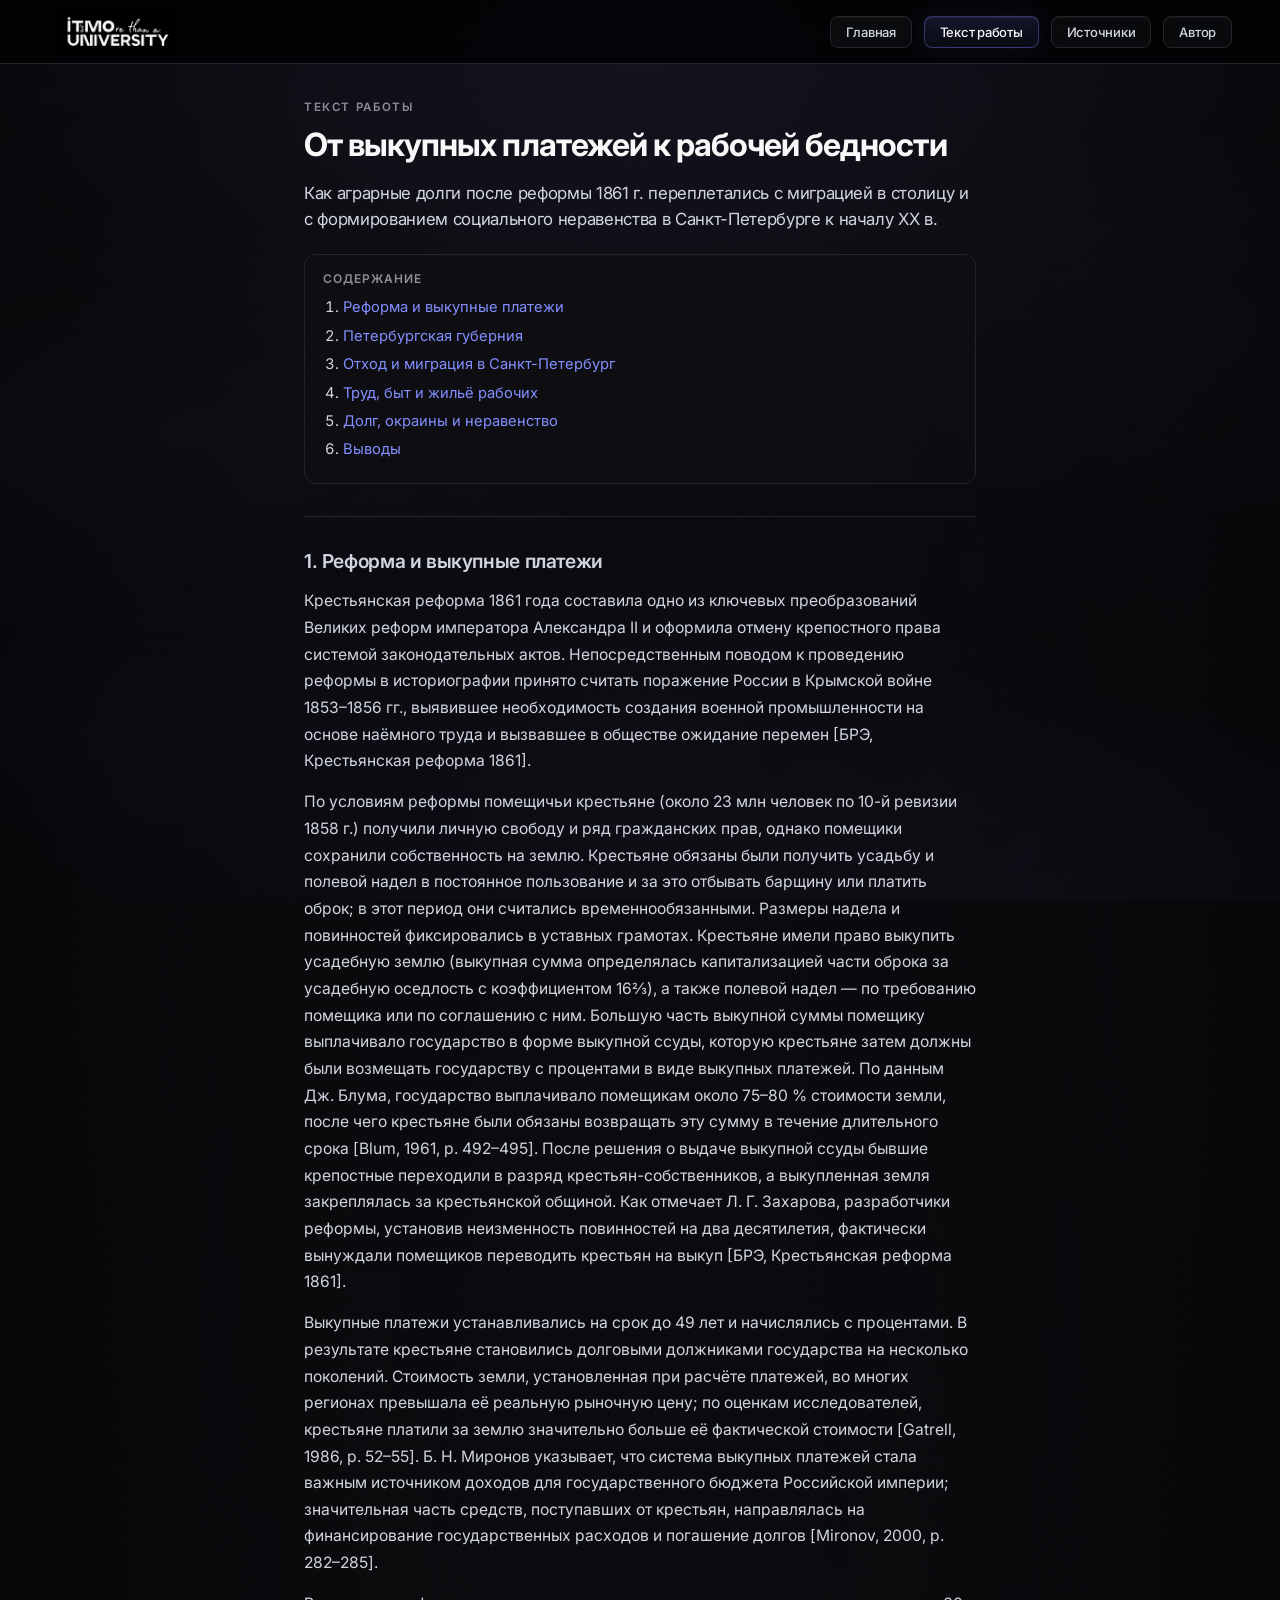
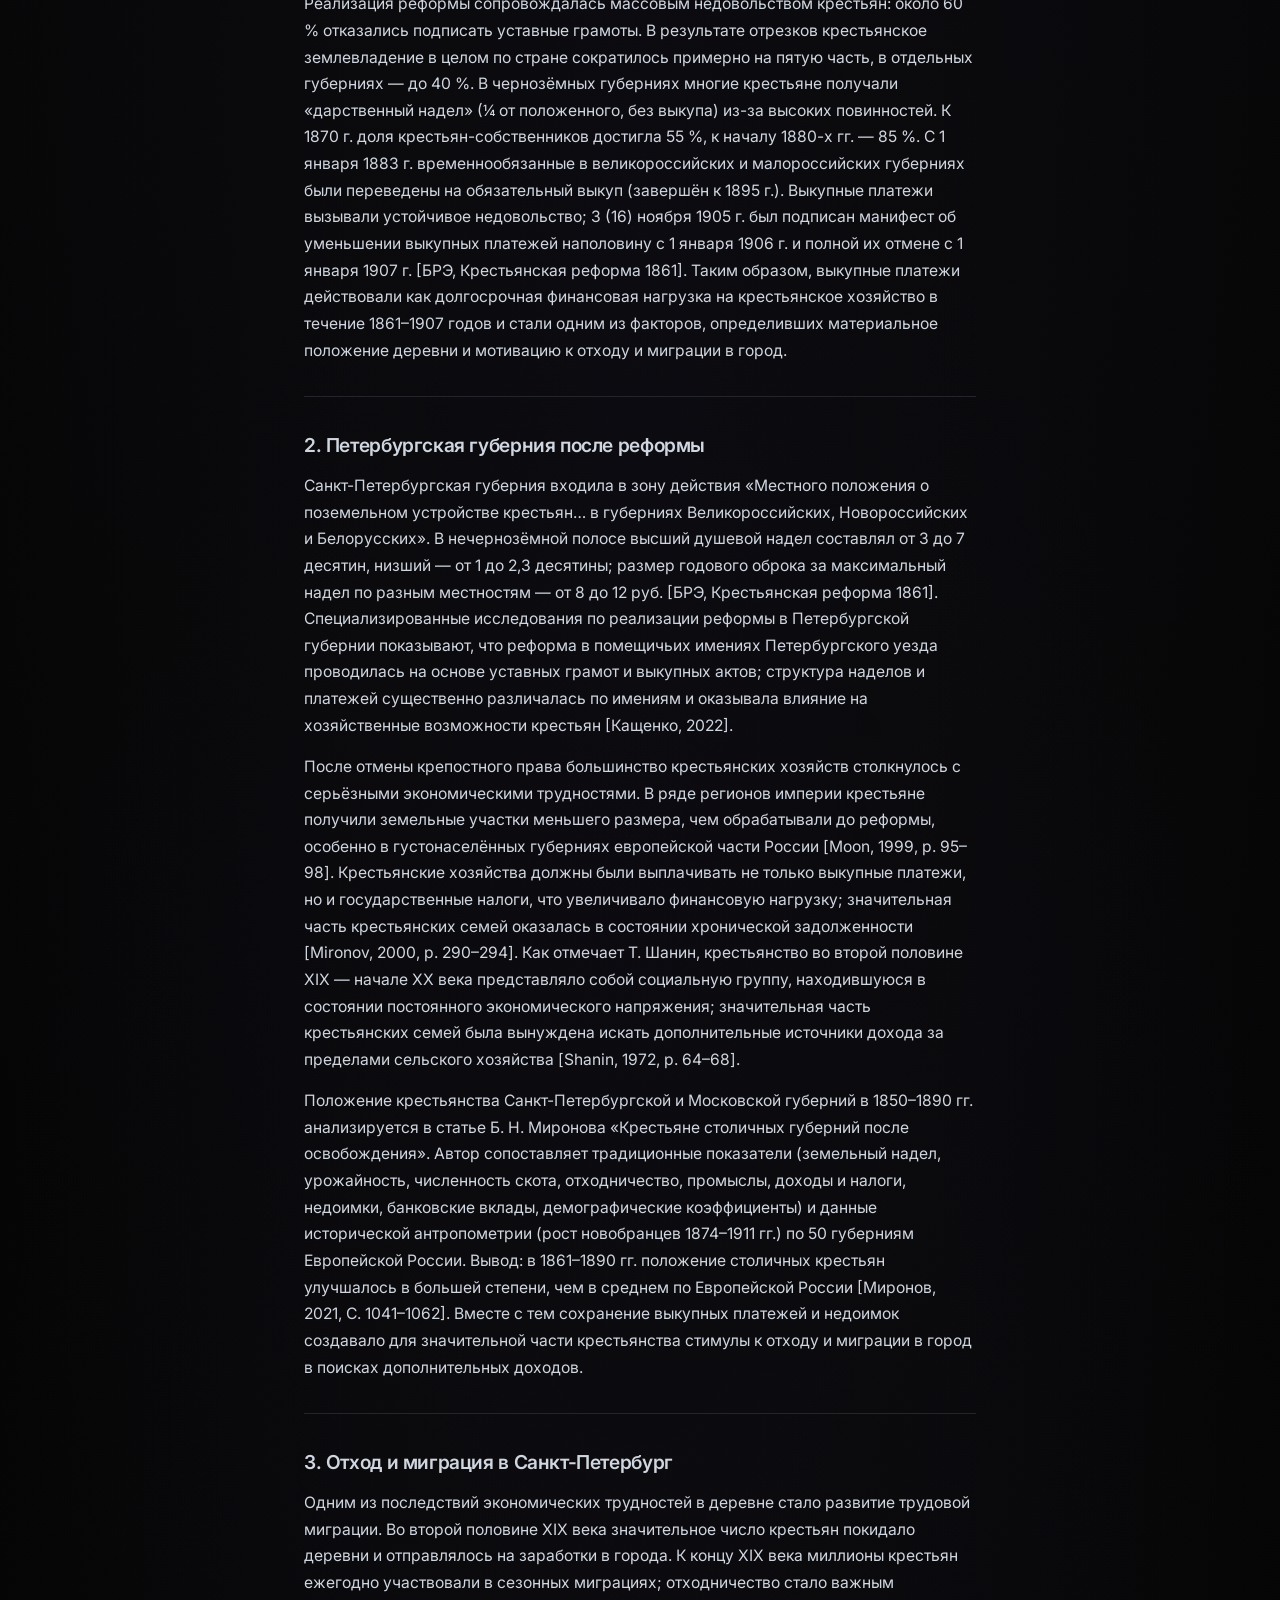
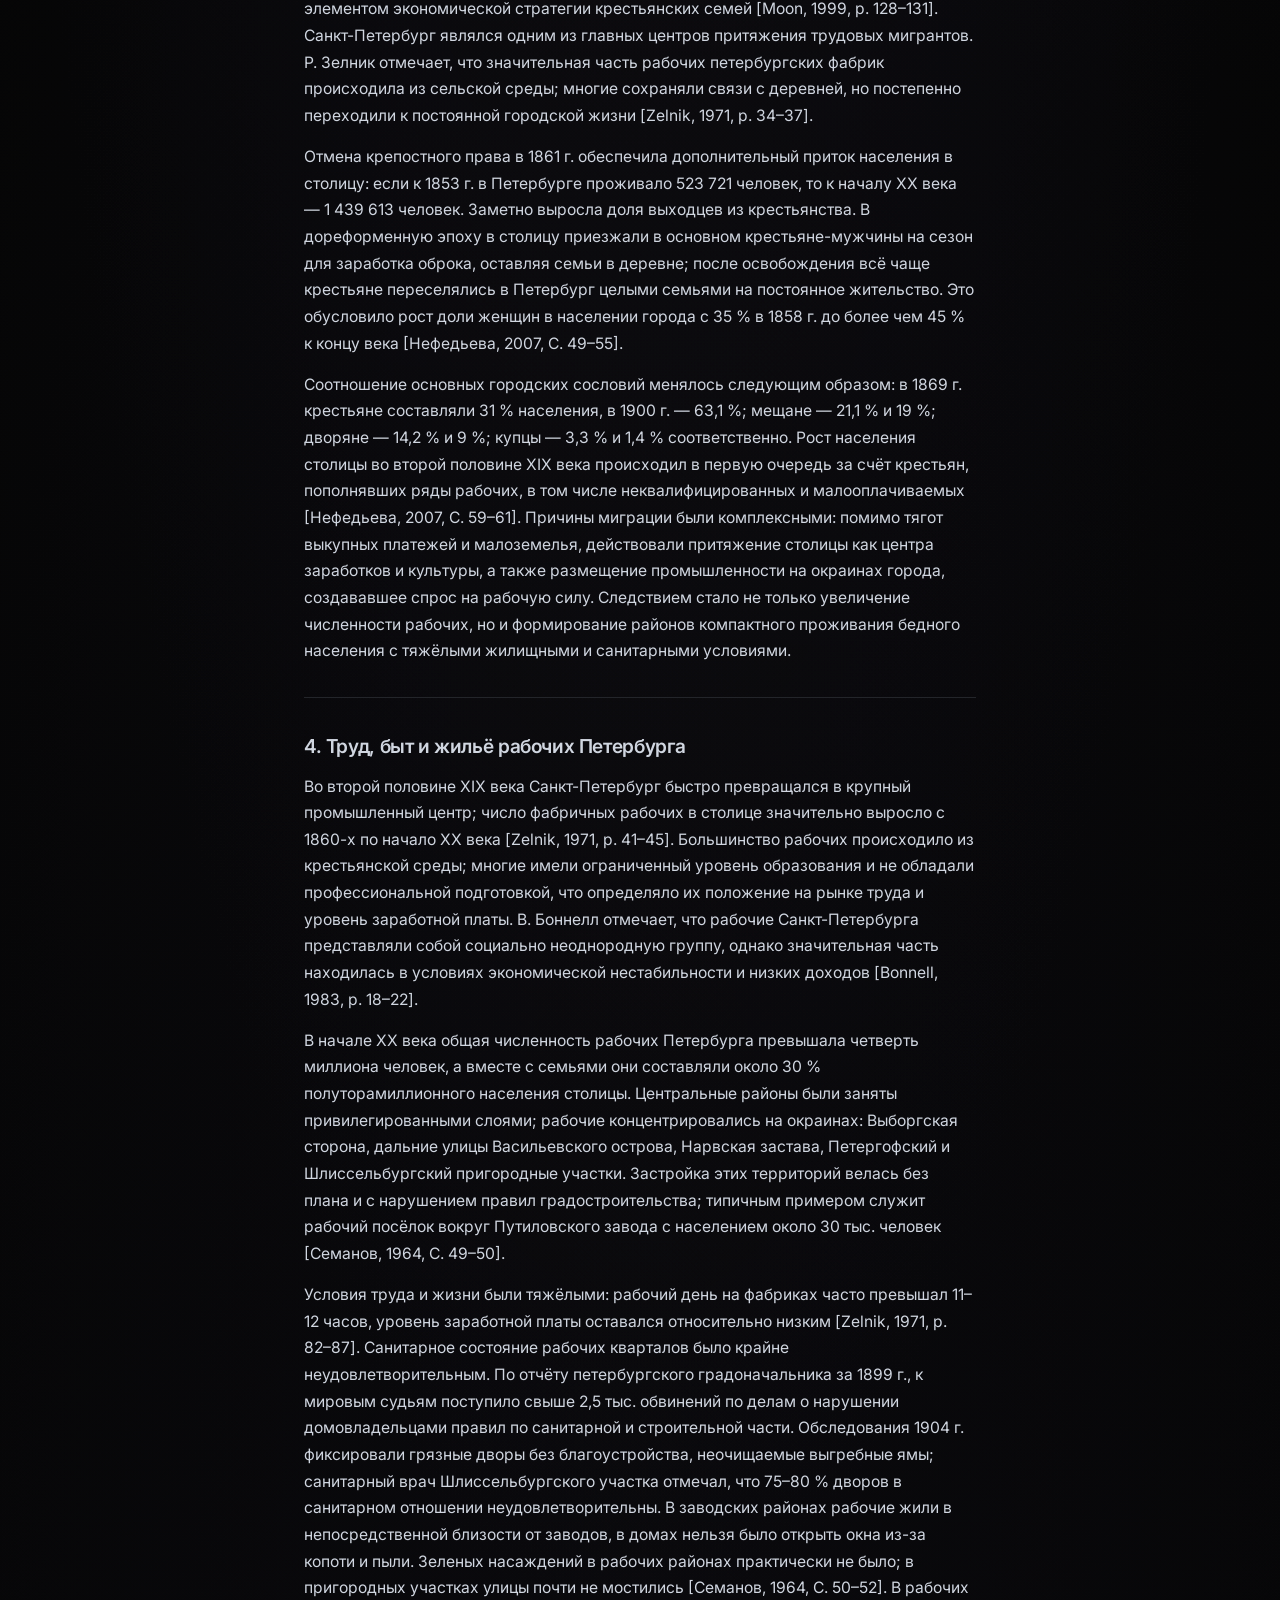
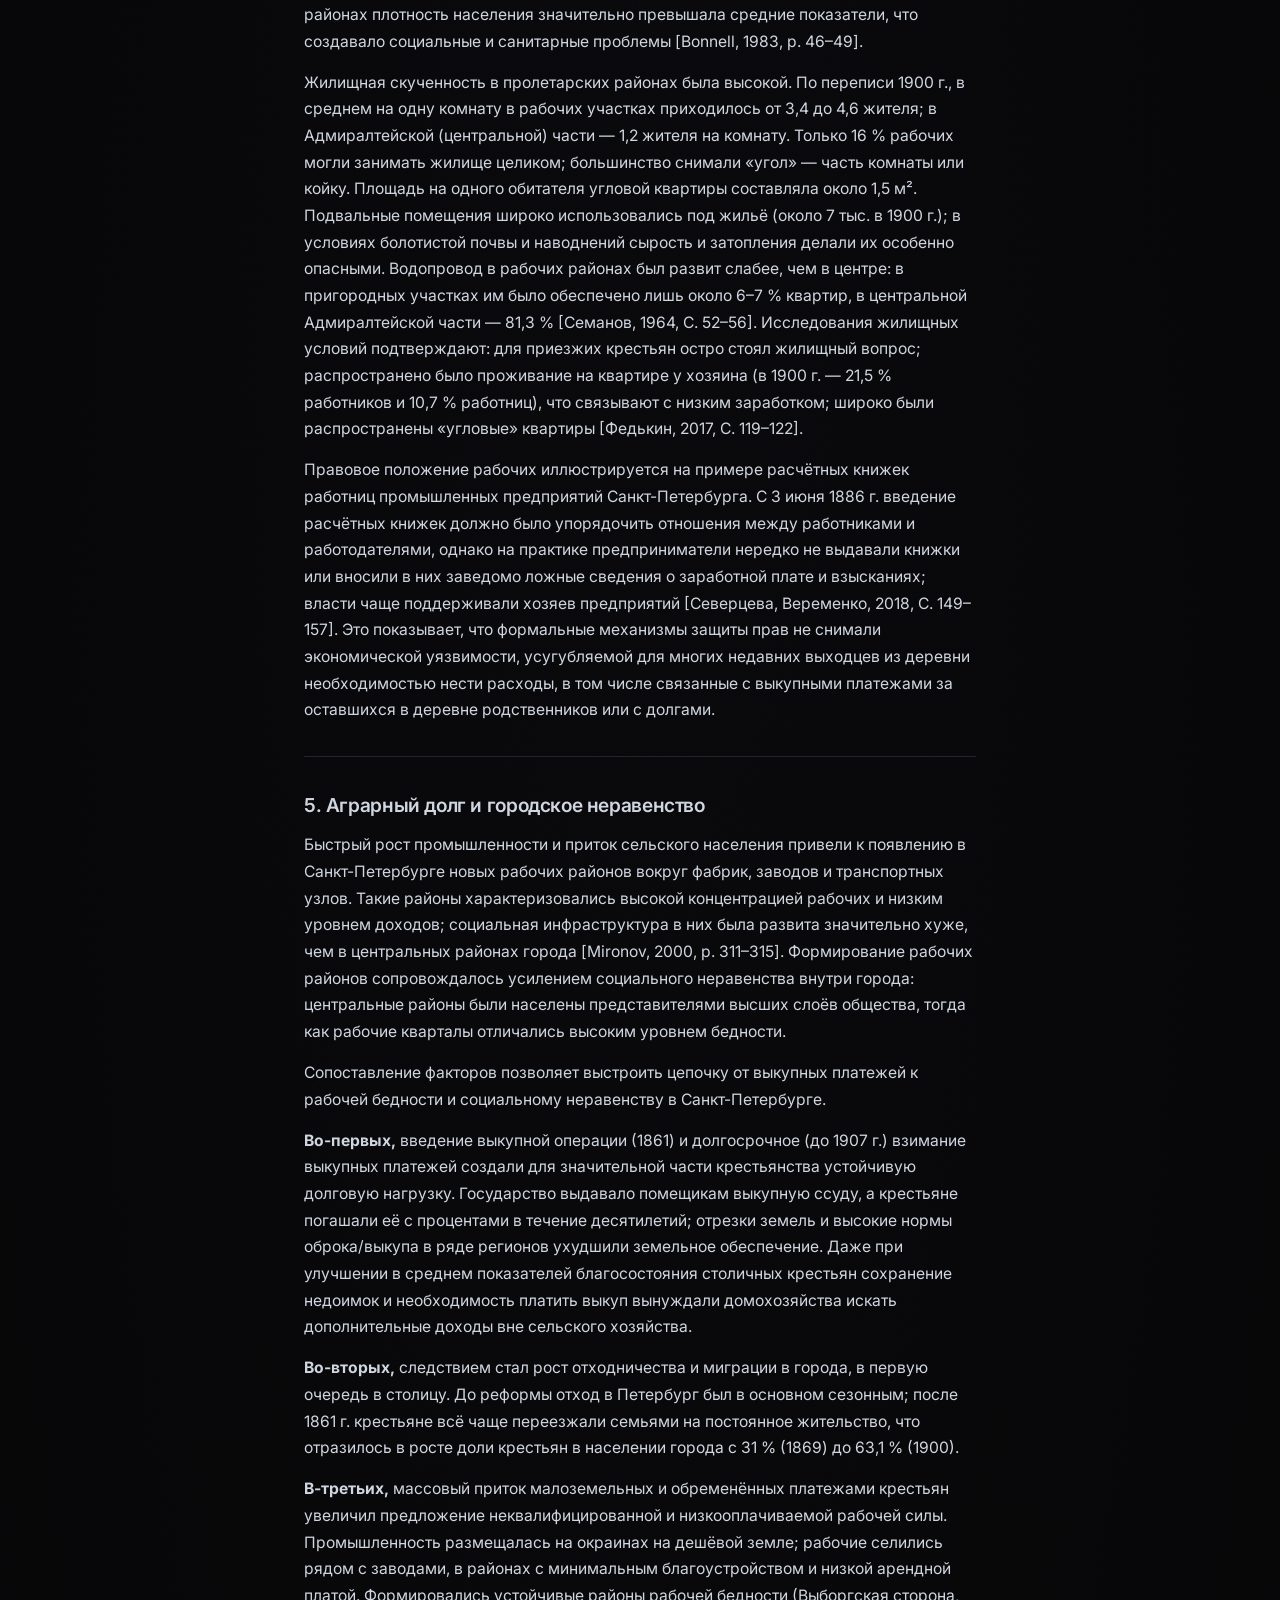
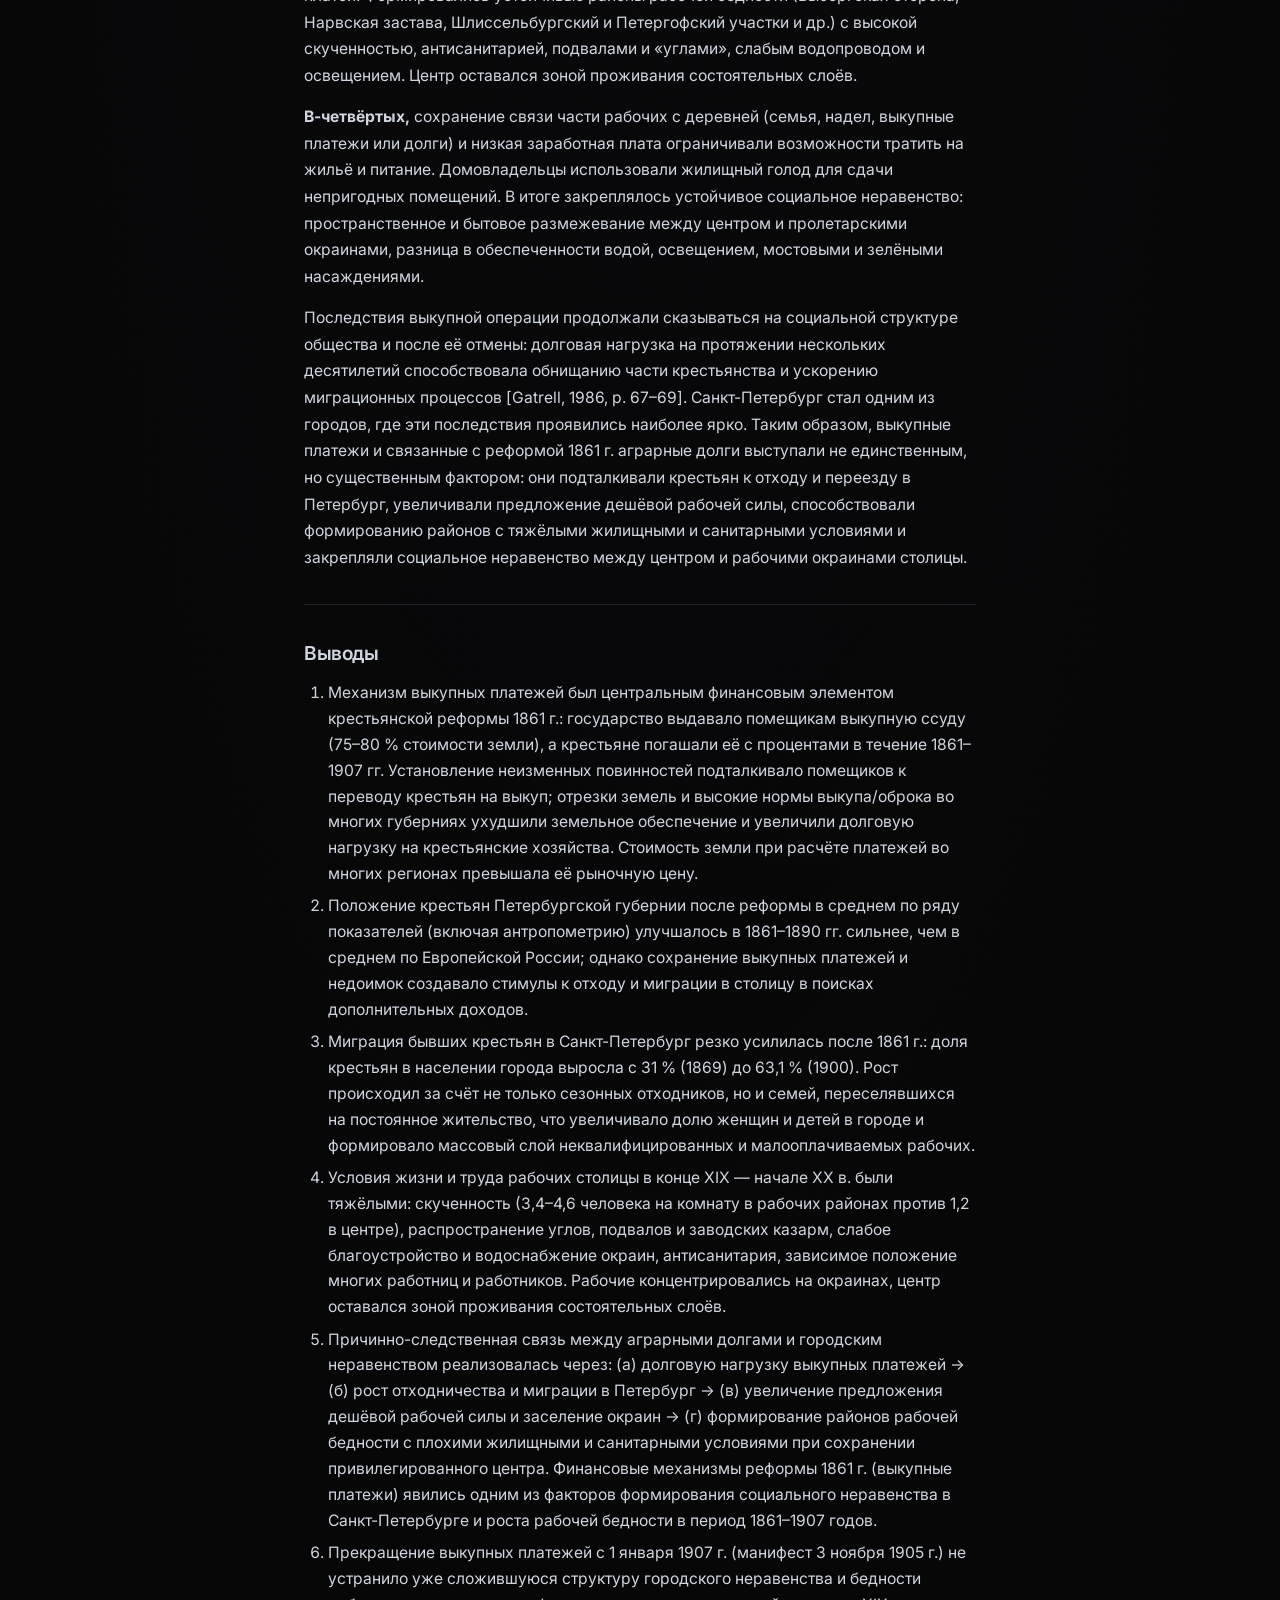
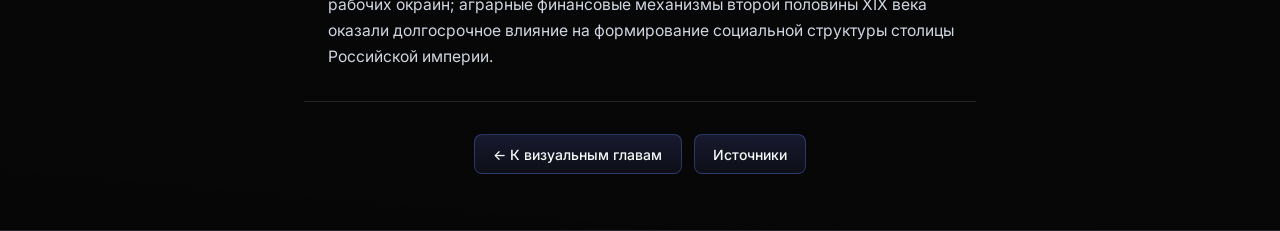
<file: article.html>
<!DOCTYPE html>
<html lang="ru">
  <head>
    <meta charset="utf-8" />
    <meta name="viewport" content="width=device-width, initial-scale=1, viewport-fit=cover" />
    <title>Текст работы · От выкупных платежей к рабочей бедности · ITMO</title>
    <link rel="preconnect" href="https://fonts.googleapis.com" />
    <link rel="preconnect" href="https://fonts.gstatic.com" crossorigin />
    <link
      href="https://fonts.googleapis.com/css2?family=Inter:wght@400;500;600;700&display=swap"
      rel="stylesheet"
    />
    <link rel="stylesheet" href="css/style.css" />
  </head>
  <body class="page-doc">
    <header class="site-header">
      <a
        href="https://itmo.ru/"
        class="logo-wrap"
        target="_blank"
        rel="noopener noreferrer"
        aria-label="Сайт Университета ИТМО (откроется в новой вкладке)"
      >
        <img
          class="logo"
          src="images/slogan-white.png"
          alt="IT's MOre than a UNIVERSITY"
          width="200"
          height="75"
          decoding="async"
          onerror="this.onerror=null;this.src='images/slogan.png';this.classList.add('logo--invert');"
        />
      </a>
      <button
        type="button"
        class="site-header__menu-toggle"
        aria-expanded="false"
        aria-controls="site-nav-primary"
        aria-label="Открыть меню"
      >
        <span class="site-header__burger" aria-hidden="true"></span>
      </button>
      <nav id="site-nav-primary" class="site-nav" aria-label="Основная навигация">
        <a class="site-nav__pill" href="index.html">Главная</a>
        <a class="site-nav__pill" href="article.html" aria-current="page">Текст работы</a>
        <a class="site-nav__pill" href="sources.html">Источники</a>
        <a class="site-nav__pill" href="author.html">Автор</a>
      </nav>
    </header>

    <section class="research-full" id="research-full" aria-labelledby="research-heading">
      <div class="research-full__inner">
        <p class="research-full__kicker">Текст работы</p>
        <h1 id="research-heading" class="research-full__h1">От выкупных платежей к рабочей бедности</h1>
        <p class="research-full__lede">
          Как аграрные долги после реформы 1861&nbsp;г. переплетались с миграцией в столицу и с формированием
          социального неравенства в Санкт-Петербурге к началу XX&nbsp;в.
        </p>
        <nav class="research-full__toc" aria-label="Содержание">
          <p class="research-full__toc-title">Содержание</p>
          <ol class="research-full__toc-list">
            <li><a href="#rf-ch1">Реформа и выкупные платежи</a></li>
            <li><a href="#rf-ch2">Петербургская губерния</a></li>
            <li><a href="#rf-ch3">Отход и миграция в Санкт-Петербург</a></li>
            <li><a href="#rf-ch4">Труд, быт и жильё рабочих</a></li>
            <li><a href="#rf-ch5">Долг, окраины и неравенство</a></li>
            <li><a href="#rf-outlook">Выводы</a></li>
          </ol>
        </nav>
        <hr class="research-full__rule" />
        <h2 class="research-full__h2" id="rf-ch1">1. Реформа и выкупные платежи</h2>
        <p class="research-full__p">Крестьянская реформа 1861 года составила одно из ключевых преобразований Великих реформ императора Александра II и оформила отмену крепостного права системой законодательных актов. Непосредственным поводом к проведению реформы в историографии принято считать поражение России в Крымской войне 1853–1856 гг., выявившее необходимость создания военной промышленности на основе наёмного труда и вызвавшее в обществе ожидание перемен [БРЭ, Крестьянская реформа 1861].</p>
        <p class="research-full__p">По условиям реформы помещичьи крестьяне (около 23 млн человек по 10-й ревизии 1858 г.) получили личную свободу и ряд гражданских прав, однако помещики сохранили собственность на землю. Крестьяне обязаны были получить усадьбу и полевой надел в постоянное пользование и за это отбывать барщину или платить оброк; в этот период они считались временнообязанными. Размеры надела и повинностей фиксировались в уставных грамотах. Крестьяне имели право выкупить усадебную землю (выкупная сумма определялась капитализацией части оброка за усадебную оседлость с коэффициентом 16⅔), а также полевой надел — по требованию помещика или по соглашению с ним. Большую часть выкупной суммы помещику выплачивало государство в форме выкупной ссуды, которую крестьяне затем должны были возмещать государству с процентами в виде выкупных платежей. По данным Дж. Блума, государство выплачивало помещикам около 75–80 % стоимости земли, после чего крестьяне были обязаны возвращать эту сумму в течение длительного срока [Blum, 1961, p. 492–495]. После решения о выдаче выкупной ссуды бывшие крепостные переходили в разряд крестьян-собственников, а выкупленная земля закреплялась за крестьянской общиной. Как отмечает Л. Г. Захарова, разработчики реформы, установив неизменность повинностей на два десятилетия, фактически вынуждали помещиков переводить крестьян на выкуп [БРЭ, Крестьянская реформа 1861].</p>
        <p class="research-full__p" id="rf-ch1-debt">Выкупные платежи устанавливались на срок до 49 лет и начислялись с процентами. В результате крестьяне становились долговыми должниками государства на несколько поколений. Стоимость земли, установленная при расчёте платежей, во многих регионах превышала её реальную рыночную цену; по оценкам исследователей, крестьяне платили за землю значительно больше её фактической стоимости [Gatrell, 1986, p. 52–55]. Б. Н. Миронов указывает, что система выкупных платежей стала важным источником доходов для государственного бюджета Российской империи; значительная часть средств, поступавших от крестьян, направлялась на финансирование государственных расходов и погашение долгов [Mironov, 2000, p. 282–285].</p>
        <p class="research-full__p">Реализация реформы сопровождалась массовым недовольством крестьян: около 60 % отказались подписать уставные грамоты. В результате отрезков крестьянское землевладение в целом по стране сократилось примерно на пятую часть, в отдельных губерниях — до 40 %. В чернозёмных губерниях многие крестьяне получали «дарственный надел» (¼ от положенного, без выкупа) из-за высоких повинностей. К 1870 г. доля крестьян-собственников достигла 55 %, к началу 1880-х гг. — 85 %. С 1 января 1883 г. временнообязанные в великороссийских и малороссийских губерниях были переведены на обязательный выкуп (завершён к 1895 г.). Выкупные платежи вызывали устойчивое недовольство; 3 (16) ноября 1905 г. был подписан манифест об уменьшении выкупных платежей наполовину с 1 января 1906 г. и полной их отмене с 1 января 1907 г. [БРЭ, Крестьянская реформа 1861]. Таким образом, выкупные платежи действовали как долгосрочная финансовая нагрузка на крестьянское хозяйство в течение 1861–1907 годов и стали одним из факторов, определивших материальное положение деревни и мотивацию к отходу и миграции в город.</p>
        <hr class="research-full__rule" />
        <h2 class="research-full__h2" id="rf-ch2">2. Петербургская губерния после реформы</h2>
        <p class="research-full__p">Санкт-Петербургская губерния входила в зону действия «Местного положения о поземельном устройстве крестьян… в губерниях Великороссийских, Новороссийских и Белорусских». В нечернозёмной полосе высший душевой надел составлял от 3 до 7 десятин, низший — от 1 до 2,3 десятины; размер годового оброка за максимальный надел по разным местностям — от 8 до 12 руб. [БРЭ, Крестьянская реформа 1861]. Специализированные исследования по реализации реформы в Петербургской губернии показывают, что реформа в помещичьих имениях Петербургского уезда проводилась на основе уставных грамот и выкупных актов; структура наделов и платежей существенно различалась по имениям и оказывала влияние на хозяйственные возможности крестьян [Кащенко, 2022].</p>
        <p class="research-full__p">После отмены крепостного права большинство крестьянских хозяйств столкнулось с серьёзными экономическими трудностями. В ряде регионов империи крестьяне получили земельные участки меньшего размера, чем обрабатывали до реформы, особенно в густонаселённых губерниях европейской части России [Moon, 1999, p. 95–98]. Крестьянские хозяйства должны были выплачивать не только выкупные платежи, но и государственные налоги, что увеличивало финансовую нагрузку; значительная часть крестьянских семей оказалась в состоянии хронической задолженности [Mironov, 2000, p. 290–294]. Как отмечает Т. Шанин, крестьянство во второй половине XIX — начале XX века представляло собой социальную группу, находившуюся в состоянии постоянного экономического напряжения; значительная часть крестьянских семей была вынуждена искать дополнительные источники дохода за пределами сельского хозяйства [Shanin, 1972, p. 64–68].</p>
        <p class="research-full__p">Положение крестьянства Санкт-Петербургской и Московской губерний в 1850–1890 гг. анализируется в статье Б. Н. Миронова «Крестьяне столичных губерний после освобождения». Автор сопоставляет традиционные показатели (земельный надел, урожайность, численность скота, отходничество, промыслы, доходы и налоги, недоимки, банковские вклады, демографические коэффициенты) и данные исторической антропометрии (рост новобранцев 1874–1911 гг.) по 50 губерниям Европейской России. Вывод: в 1861–1890 гг. положение столичных крестьян улучшалось в большей степени, чем в среднем по Европейской России [Миронов, 2021, С. 1041–1062]. Вместе с тем сохранение выкупных платежей и недоимок создавало для значительной части крестьянства стимулы к отходу и миграции в город в поисках дополнительных доходов.</p>
        <hr class="research-full__rule" />
        <h2 class="research-full__h2" id="rf-ch3">3. Отход и миграция в Санкт-Петербург</h2>
        <p class="research-full__p">Одним из последствий экономических трудностей в деревне стало развитие трудовой миграции. Во второй половине XIX века значительное число крестьян покидало деревни и отправлялось на заработки в города. К концу XIX века миллионы крестьян ежегодно участвовали в сезонных миграциях; отходничество стало важным элементом экономической стратегии крестьянских семей [Moon, 1999, p. 128–131]. Санкт-Петербург являлся одним из главных центров притяжения трудовых мигрантов. Р. Зелник отмечает, что значительная часть рабочих петербургских фабрик происходила из сельской среды; многие сохраняли связи с деревней, но постепенно переходили к постоянной городской жизни [Zelnik, 1971, p. 34–37].</p>
        <p class="research-full__p">Отмена крепостного права в 1861 г. обеспечила дополнительный приток населения в столицу: если к 1853 г. в Петербурге проживало 523 721 человек, то к началу XX века — 1 439 613 человек. Заметно выросла доля выходцев из крестьянства. В дореформенную эпоху в столицу приезжали в основном крестьяне-мужчины на сезон для заработка оброка, оставляя семьи в деревне; после освобождения всё чаще крестьяне переселялись в Петербург целыми семьями на постоянное жительство. Это обусловило рост доли женщин в населении города с 35 % в 1858 г. до более чем 45 % к концу века [Нефедьева, 2007, С. 49–55].</p>
        <p class="research-full__p">Соотношение основных городских сословий менялось следующим образом: в 1869 г. крестьяне составляли 31 % населения, в 1900 г. — 63,1 %; мещане — 21,1 % и 19 %; дворяне — 14,2 % и 9 %; купцы — 3,3 % и 1,4 % соответственно. Рост населения столицы во второй половине XIX века происходил в первую очередь за счёт крестьян, пополнявших ряды рабочих, в том числе неквалифицированных и малооплачиваемых [Нефедьева, 2007, С. 59–61]. Причины миграции были комплексными: помимо тягот выкупных платежей и малоземелья, действовали притяжение столицы как центра заработков и культуры, а также размещение промышленности на окраинах города, создававшее спрос на рабочую силу. Следствием стало не только увеличение численности рабочих, но и формирование районов компактного проживания бедного населения с тяжёлыми жилищными и санитарными условиями.</p>
        <hr class="research-full__rule" />
        <h2 class="research-full__h2" id="rf-ch4">4. Труд, быт и жильё рабочих Петербурга</h2>
        <p class="research-full__p">Во второй половине XIX века Санкт-Петербург быстро превращался в крупный промышленный центр; число фабричных рабочих в столице значительно выросло с 1860-х по начало XX века [Zelnik, 1971, p. 41–45]. Большинство рабочих происходило из крестьянской среды; многие имели ограниченный уровень образования и не обладали профессиональной подготовкой, что определяло их положение на рынке труда и уровень заработной платы. В. Боннелл отмечает, что рабочие Санкт-Петербурга представляли собой социально неоднородную группу, однако значительная часть находилась в условиях экономической нестабильности и низких доходов [Bonnell, 1983, p. 18–22].</p>
        <p class="research-full__p">В начале XX века общая численность рабочих Петербурга превышала четверть миллиона человек, а вместе с семьями они составляли около 30 % полуторамиллионного населения столицы. Центральные районы были заняты привилегированными слоями; рабочие концентрировались на окраинах: Выборгская сторона, дальние улицы Васильевского острова, Нарвская застава, Петергофский и Шлиссельбургский пригородные участки. Застройка этих территорий велась без плана и с нарушением правил градостроительства; типичным примером служит рабочий посёлок вокруг Путиловского завода с населением около 30 тыс. человек [Семанов, 1964, С. 49–50].</p>
        <p class="research-full__p">Условия труда и жизни были тяжёлыми: рабочий день на фабриках часто превышал 11–12 часов, уровень заработной платы оставался относительно низким [Zelnik, 1971, p. 82–87]. Санитарное состояние рабочих кварталов было крайне неудовлетворительным. По отчёту петербургского градоначальника за 1899 г., к мировым судьям поступило свыше 2,5 тыс. обвинений по делам о нарушении домовладельцами правил по санитарной и строительной части. Обследования 1904 г. фиксировали грязные дворы без благоустройства, неочищаемые выгребные ямы; санитарный врач Шлиссельбургского участка отмечал, что 75–80 % дворов в санитарном отношении неудовлетворительны. В заводских районах рабочие жили в непосредственной близости от заводов, в домах нельзя было открыть окна из-за копоти и пыли. Зеленых насаждений в рабочих районах практически не было; в пригородных участках улицы почти не мостились [Семанов, 1964, С. 50–52]. В рабочих районах плотность населения значительно превышала средние показатели, что создавало социальные и санитарные проблемы [Bonnell, 1983, p. 46–49].</p>
        <p class="research-full__p" id="rf-ch4-housing">Жилищная скученность в пролетарских районах была высокой. По переписи 1900 г., в среднем на одну комнату в рабочих участках приходилось от 3,4 до 4,6 жителя; в Адмиралтейской (центральной) части — 1,2 жителя на комнату. Только 16 % рабочих могли занимать жилище целиком; большинство снимали «угол» — часть комнаты или койку. Площадь на одного обитателя угловой квартиры составляла около 1,5 м². Подвальные помещения широко использовались под жильё (около 7 тыс. в 1900 г.); в условиях болотистой почвы и наводнений сырость и затопления делали их особенно опасными. Водопровод в рабочих районах был развит слабее, чем в центре: в пригородных участках им было обеспечено лишь около 6–7 % квартир, в центральной Адмиралтейской части — 81,3 % [Семанов, 1964, С. 52–56]. Исследования жилищных условий подтверждают: для приезжих крестьян остро стоял жилищный вопрос; распространено было проживание на квартире у хозяина (в 1900 г. — 21,5 % работников и 10,7 % работниц), что связывают с низким заработком; широко были распространены «угловые» квартиры [Федькин, 2017, С. 119–122].</p>
        <p class="research-full__p">Правовое положение рабочих иллюстрируется на примере расчётных книжек работниц промышленных предприятий Санкт-Петербурга. С 3 июня 1886 г. введение расчётных книжек должно было упорядочить отношения между работниками и работодателями, однако на практике предприниматели нередко не выдавали книжки или вносили в них заведомо ложные сведения о заработной плате и взысканиях; власти чаще поддерживали хозяев предприятий [Северцева, Веременко, 2018, С. 149–157]. Это показывает, что формальные механизмы защиты прав не снимали экономической уязвимости, усугубляемой для многих недавних выходцев из деревни необходимостью нести расходы, в том числе связанные с выкупными платежами за оставшихся в деревне родственников или с долгами.</p>
        <hr class="research-full__rule" />
        <h2 class="research-full__h2" id="rf-ch5">5. Аграрный долг и городское неравенство</h2>
        <p class="research-full__p">Быстрый рост промышленности и приток сельского населения привели к появлению в Санкт-Петербурге новых рабочих районов вокруг фабрик, заводов и транспортных узлов. Такие районы характеризовались высокой концентрацией рабочих и низким уровнем доходов; социальная инфраструктура в них была развита значительно хуже, чем в центральных районах города [Mironov, 2000, p. 311–315]. Формирование рабочих районов сопровождалось усилением социального неравенства внутри города: центральные районы были населены представителями высших слоёв общества, тогда как рабочие кварталы отличались высоким уровнем бедности.</p>
        <p class="research-full__p">
          Сопоставление факторов позволяет выстроить цепочку от выкупных платежей к рабочей бедности и социальному
          неравенству в Санкт-Петербурге.
        </p>
        <p class="research-full__p"><strong>Во-первых,</strong> введение выкупной операции (1861) и долгосрочное (до 1907 г.) взимание выкупных платежей создали для значительной части крестьянства устойчивую долговую нагрузку. Государство выдавало помещикам выкупную ссуду, а крестьяне погашали её с процентами в течение десятилетий; отрезки земель и высокие нормы оброка/выкупа в ряде регионов ухудшили земельное обеспечение. Даже при улучшении в среднем показателей благосостояния столичных крестьян сохранение недоимок и необходимость платить выкуп вынуждали домохозяйства искать дополнительные доходы вне сельского хозяйства.</p>
        <p class="research-full__p"><strong>Во-вторых,</strong> следствием стал рост отходничества и миграции в города, в первую очередь в столицу. До реформы отход в Петербург был в основном сезонным; после 1861 г. крестьяне всё чаще переезжали семьями на постоянное жительство, что отразилось в росте доли крестьян в населении города с 31 % (1869) до 63,1 % (1900).</p>
        <p class="research-full__p"><strong>В-третьих,</strong> массовый приток малоземельных и обременённых платежами крестьян увеличил предложение неквалифицированной и низкооплачиваемой рабочей силы. Промышленность размещалась на окраинах на дешёвой земле; рабочие селились рядом с заводами, в районах с минимальным благоустройством и низкой арендной платой. Формировались устойчивые районы рабочей бедности (Выборгская сторона, Нарвская застава, Шлиссельбургский и Петергофский участки и др.) с высокой скученностью, антисанитарией, подвалами и «углами», слабым водопроводом и освещением. Центр оставался зоной проживания состоятельных слоёв.</p>
        <p class="research-full__p"><strong>В-четвёртых,</strong> сохранение связи части рабочих с деревней (семья, надел, выкупные платежи или долги) и низкая заработная плата ограничивали возможности тратить на жильё и питание. Домовладельцы использовали жилищный голод для сдачи непригодных помещений. В итоге закреплялось устойчивое социальное неравенство: пространственное и бытовое размежевание между центром и пролетарскими окраинами, разница в обеспеченности водой, освещением, мостовыми и зелёными насаждениями.</p>
        <p class="research-full__p">Последствия выкупной операции продолжали сказываться на социальной структуре общества и после её отмены: долговая нагрузка на протяжении нескольких десятилетий способствовала обнищанию части крестьянства и ускорению миграционных процессов [Gatrell, 1986, p. 67–69]. Санкт-Петербург стал одним из городов, где эти последствия проявились наиболее ярко. Таким образом, выкупные платежи и связанные с реформой 1861 г. аграрные долги выступали не единственным, но существенным фактором: они подталкивали крестьян к отходу и переезду в Петербург, увеличивали предложение дешёвой рабочей силы, способствовали формированию районов с тяжёлыми жилищными и санитарными условиями и закрепляли социальное неравенство между центром и рабочими окраинами столицы.</p>
        <hr class="research-full__rule" />
        <h2 class="research-full__h2" id="rf-outlook">Выводы</h2>
        <ol class="research-full__ol">
        <li>Механизм выкупных платежей был центральным финансовым элементом крестьянской реформы 1861 г.: государство выдавало помещикам выкупную ссуду (75–80 % стоимости земли), а крестьяне погашали её с процентами в течение 1861–1907 гг. Установление неизменных повинностей подталкивало помещиков к переводу крестьян на выкуп; отрезки земель и высокие нормы выкупа/оброка во многих губерниях ухудшили земельное обеспечение и увеличили долговую нагрузку на крестьянские хозяйства. Стоимость земли при расчёте платежей во многих регионах превышала её рыночную цену.</li>
        <li>Положение крестьян Петербургской губернии после реформы в среднем по ряду показателей (включая антропометрию) улучшалось в 1861–1890 гг. сильнее, чем в среднем по Европейской России; однако сохранение выкупных платежей и недоимок создавало стимулы к отходу и миграции в столицу в поисках дополнительных доходов.</li>
        <li>Миграция бывших крестьян в Санкт-Петербург резко усилилась после 1861 г.: доля крестьян в населении города выросла с 31 % (1869) до 63,1 % (1900). Рост происходил за счёт не только сезонных отходников, но и семей, переселявшихся на постоянное жительство, что увеличивало долю женщин и детей в городе и формировало массовый слой неквалифицированных и малооплачиваемых рабочих.</li>
        <li>Условия жизни и труда рабочих столицы в конце XIX — начале XX в. были тяжёлыми: скученность (3,4–4,6 человека на комнату в рабочих районах против 1,2 в центре), распространение углов, подвалов и заводских казарм, слабое благоустройство и водоснабжение окраин, антисанитария, зависимое положение многих работниц и работников. Рабочие концентрировались на окраинах, центр оставался зоной проживания состоятельных слоёв.</li>
        <li>Причинно-следственная связь между аграрными долгами и городским неравенством реализовалась через: (а) долговую нагрузку выкупных платежей → (б) рост отходничества и миграции в Петербург → (в) увеличение предложения дешёвой рабочей силы и заселение окраин → (г) формирование районов рабочей бедности с плохими жилищными и санитарными условиями при сохранении привилегированного центра. Финансовые механизмы реформы 1861 г. (выкупные платежи) явились одним из факторов формирования социального неравенства в Санкт-Петербурге и роста рабочей бедности в период 1861–1907 годов.</li>
        <li>Прекращение выкупных платежей с 1 января 1907 г. (манифест 3 ноября 1905 г.) не устранило уже сложившуюся структуру городского неравенства и бедности рабочих окраин; аграрные финансовые механизмы второй половины XIX века оказали долгосрочное влияние на формирование социальной структуры столицы Российской империи.</li>
        </ol>
        <hr class="research-full__rule" />
        <p class="research-full__end-actions">
          <a class="research-full__jump-link" href="index.html#chapters">← К визуальным главам</a>
          <a class="research-full__jump-link" href="sources.html">Источники</a>
        </p>
      </div>
    </section>
    <script src="js/page-doc-scrollbar.js" defer></script>
    <script src="js/site-nav-mobile.js" defer></script>
  </body>
</html>
</file>
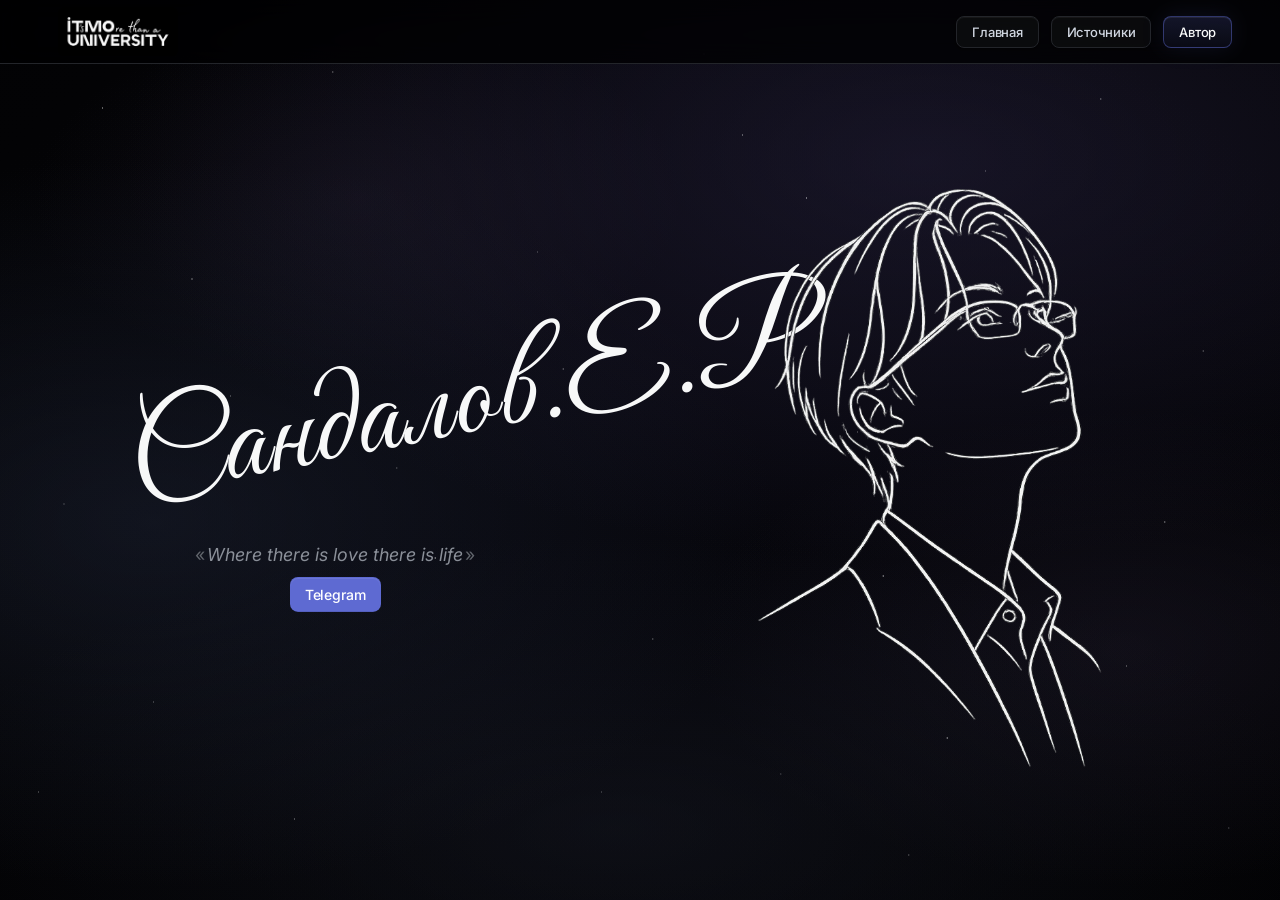
<file: author.html>
<!DOCTYPE html>
<html lang="ru">
  <head>
    <meta charset="utf-8" />
    <meta name="viewport" content="width=device-width, initial-scale=1, viewport-fit=cover" />
    <title>Автор · Сандалов.Е.Р · ITMO</title>
    <link rel="preconnect" href="https://fonts.googleapis.com" />
    <link rel="preconnect" href="https://fonts.gstatic.com" crossorigin />
    <link
      href="https://fonts.googleapis.com/css2?family=Great+Vibes&family=Inter:wght@400;500;600&display=swap"
      rel="stylesheet"
    />
    <link rel="stylesheet" href="css/style.css" />
  </head>
  <body class="page-author">
    <header class="site-header">
      <a
        href="https://itmo.ru/"
        class="logo-wrap"
        target="_blank"
        rel="noopener noreferrer"
        aria-label="Сайт Университета ИТМО (откроется в новой вкладке)"
      >
        <img
          class="logo"
          src="images/slogan-white.png"
          alt="IT's MOre than a UNIVERSITY"
          width="200"
          height="75"
          decoding="async"
          onerror="this.onerror=null;this.src='images/slogan.png';this.classList.add('logo--invert');"
        />
      </a>
      <button
        type="button"
        class="site-header__menu-toggle"
        aria-expanded="false"
        aria-controls="site-nav-primary"
        aria-label="Открыть меню"
      >
        <span class="site-header__burger" aria-hidden="true"></span>
      </button>
      <nav id="site-nav-primary" class="site-nav" aria-label="Основная навигация">
        <a class="site-nav__pill" href="index.html">Главная</a>
        <a class="site-nav__pill" href="sources.html">Источники</a>
        <a class="site-nav__pill" href="author.html" aria-current="page">Автор</a>
      </nav>
    </header>

    <main class="page author-layout">
      <div class="author-layout__grid">
        <div class="author-layout__pair">
          <div class="author-text-col">
            <div class="author-text">
              <h1 class="author-name" lang="ru">Сандалов.Е.Р</h1>
              <div class="author-text__bundle">
                <p class="author-quote" lang="en">Where there is love there is life</p>
                <a class="btn author-telegram" href="https://t.me/plssb" target="_blank" rel="noopener">Telegram</a>
              </div>
            </div>
          </div>
          <div class="author-visual">
            <div class="author-visual__frame">
              <img src="images/author-portrait.png" alt="Портрет автора" width="1024" height="1536" loading="lazy" />
            </div>
          </div>
        </div>
      </div>
    </main>
    <script src="js/site-nav-mobile.js" defer></script>
  </body>
</html>
</file>
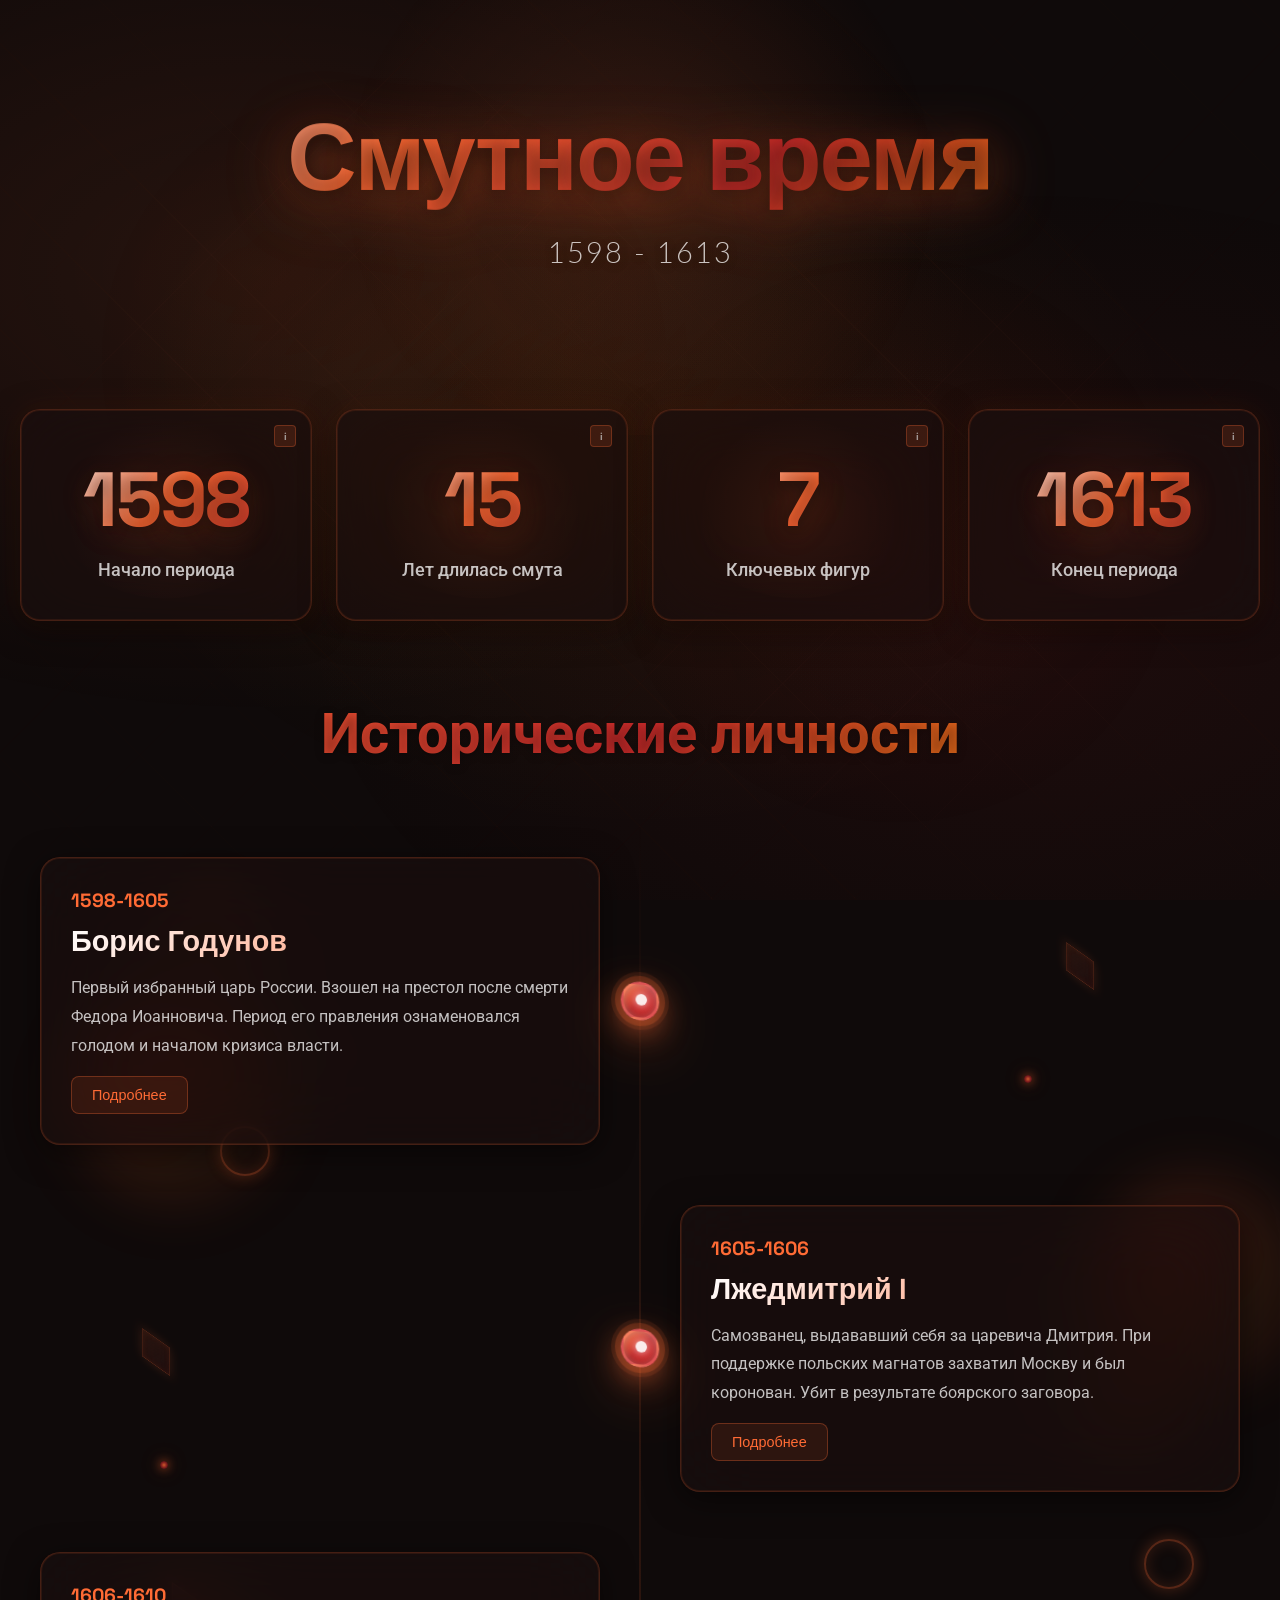
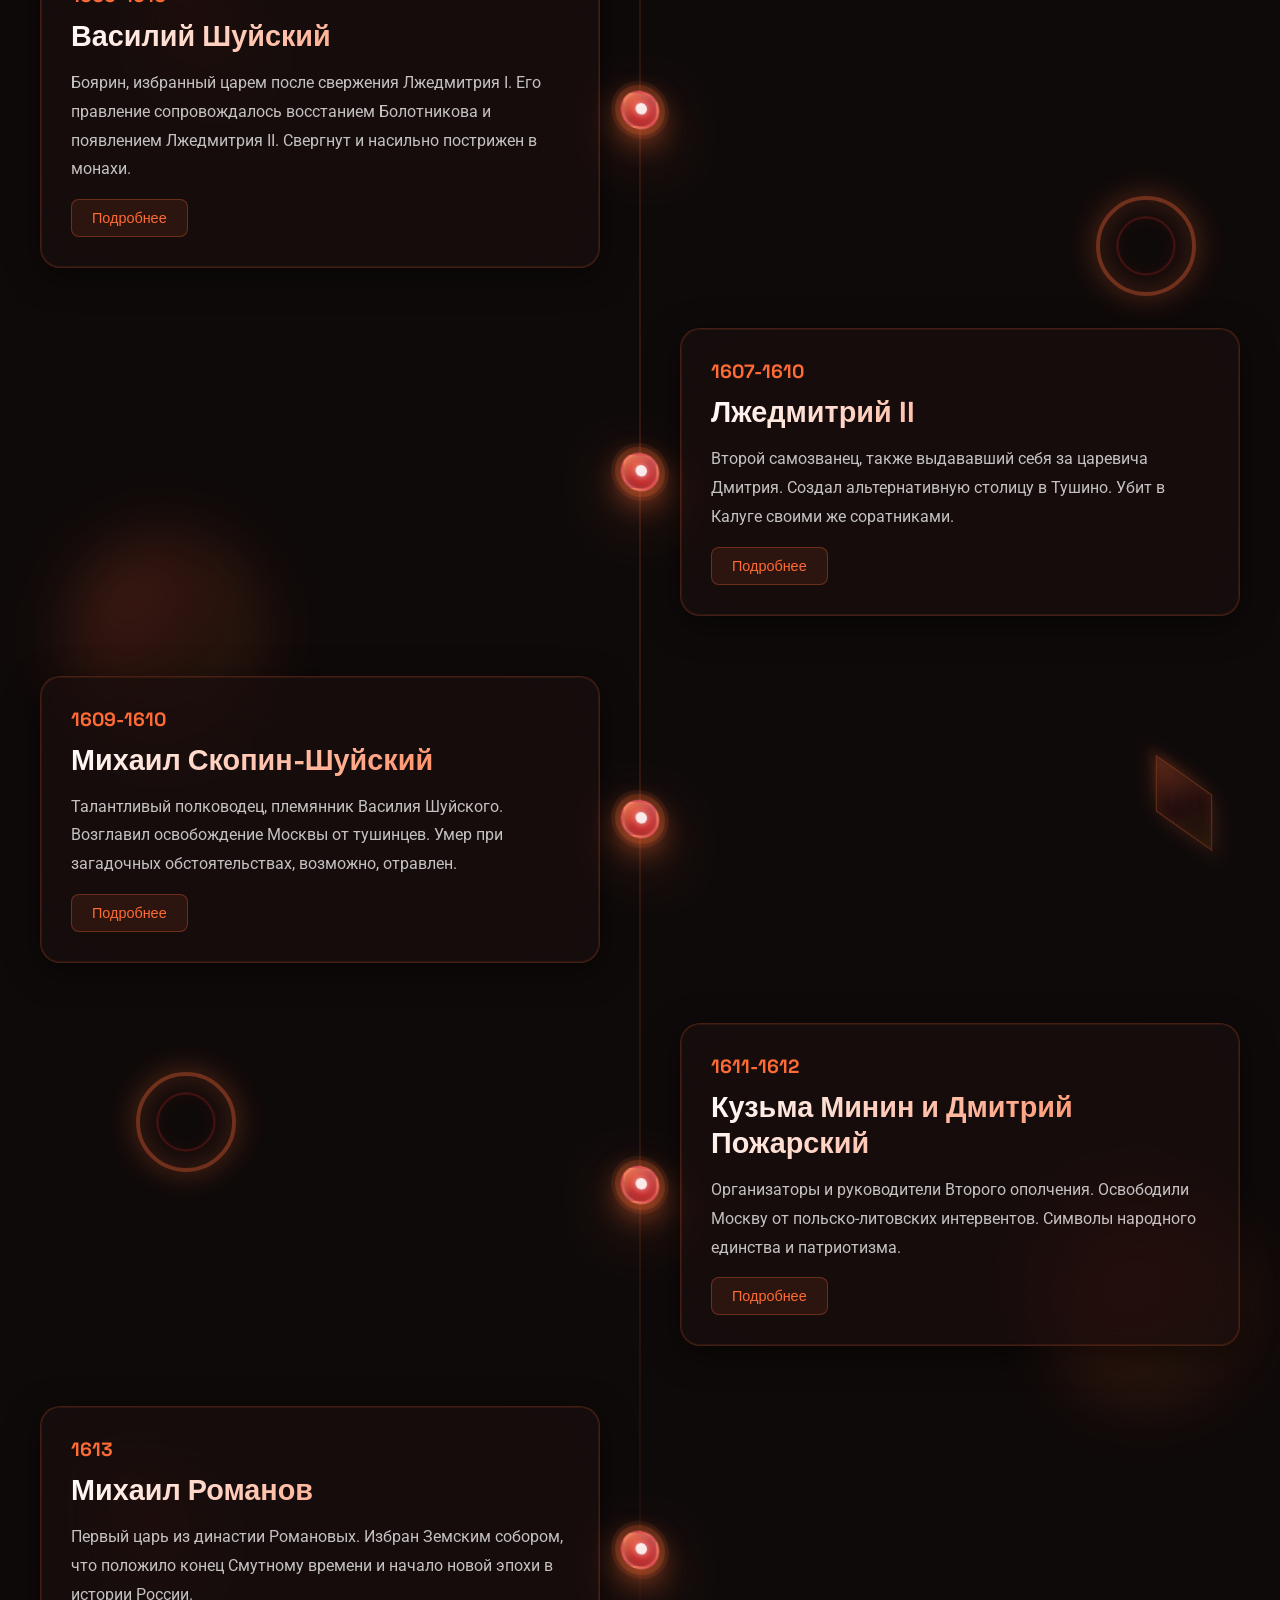
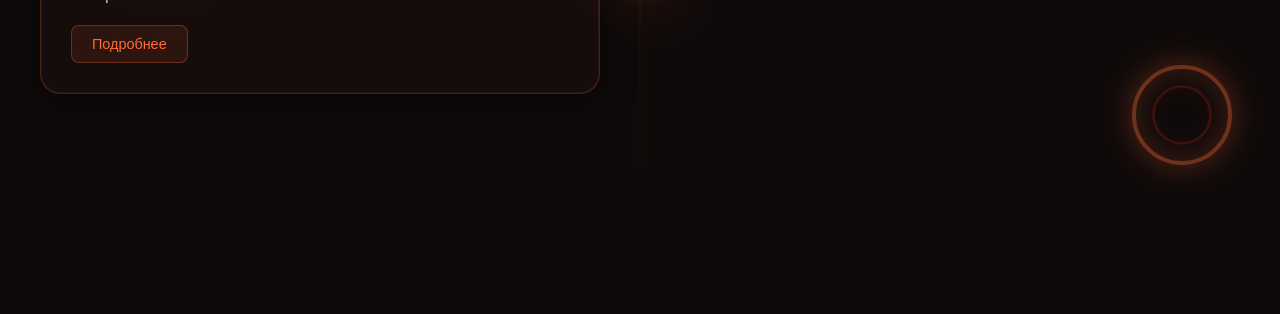
<file: smutnoe_vremya_infographic.html>
<!DOCTYPE html>
<html lang="ru">
<head>
    <meta charset="UTF-8">
    <meta name="viewport" content="width=device-width, initial-scale=1.0">
    <title>Смутное время - Инфографика</title>
    <link rel="preconnect" href="https://fonts.googleapis.com">
    <link rel="preconnect" href="https://fonts.gstatic.com" crossorigin>
    <link href="https://fonts.googleapis.com/css2?family=Lato:wght@300;400;700;900&family=Roboto:wght@300;400;500;700;900&family=Space+Grotesk:wght@400;500;600;700&display=swap" rel="stylesheet">
    <style>
        * {
            margin: 0;
            padding: 0;
            box-sizing: border-box;
        }

        :root {
            --bg-primary: #0f0a0a;
            --bg-secondary: rgba(25, 15, 15, 0.95);
            --accent-orange: #ff6b35;
            --accent-red: #c92a2a;
            --accent-gold: #f59e0b;
            --accent-amber: #fbbf24;
            --accent-crimson: #dc2626;
            --text-primary: #ffffff;
            --text-secondary: rgba(255, 255, 255, 0.75);
            --glass-bg: rgba(255, 255, 255, 0.05);
            --glass-border: rgba(255, 255, 255, 0.1);
            --glass-shadow: 0 8px 32px rgba(0, 0, 0, 0.3);
        }

        body {
            font-family: -apple-system, BlinkMacSystemFont, 'SF Pro Display', 'Roboto', 'Lato', 'Segoe UI', sans-serif;
            background: #0f0a0a;
            color: var(--text-primary);
            padding: 0;
            min-height: 100vh;
            position: relative;
            overflow-x: hidden;
        }

        body::before {
            content: '';
            position: fixed;
            top: 0;
            left: 0;
            width: 100%;
            height: 100%;
            background: 
                radial-gradient(ellipse at 20% 30%, rgba(255, 107, 53, 0.1) 0%, transparent 50%),
                radial-gradient(ellipse at 80% 70%, rgba(201, 42, 42, 0.08) 0%, transparent 50%),
                radial-gradient(ellipse at 50% 50%, rgba(245, 158, 11, 0.06) 0%, transparent 60%);
            pointer-events: none;
            z-index: 0;
        }

        body::after {
            content: '';
            position: fixed;
            top: 0;
            left: 0;
            width: 100%;
            height: 100%;
            background-image: 
                repeating-linear-gradient(45deg, transparent, transparent 100px, rgba(255, 107, 53, 0.02) 100px, rgba(255, 107, 53, 0.02) 101px),
                repeating-linear-gradient(-45deg, transparent, transparent 100px, rgba(201, 42, 42, 0.02) 100px, rgba(201, 42, 42, 0.02) 101px),
                radial-gradient(circle at 30% 40%, rgba(255, 107, 53, 0.06) 0%, transparent 30%),
                radial-gradient(circle at 70% 60%, rgba(201, 42, 42, 0.06) 0%, transparent 30%);
            pointer-events: none;
            z-index: 0;
            opacity: 0.7;
        }

        * {
            scrollbar-width: thin;
            scrollbar-color: rgba(255, 107, 53, 0.3) transparent;
        }

        *::-webkit-scrollbar {
            width: 8px;
            height: 8px;
        }

        *::-webkit-scrollbar-track {
            background: transparent;
        }

        *::-webkit-scrollbar-thumb {
            background: rgba(255, 107, 53, 0.3);
            border-radius: 10px;
            border: 2px solid transparent;
            background-clip: padding-box;
        }

        *::-webkit-scrollbar-thumb:hover {
            background: rgba(255, 107, 53, 0.5);
            background-clip: padding-box;
        }

        .container {
            max-width: 1400px;
            margin: 0 auto;
            padding: 40px 20px;
            position: relative;
            z-index: 1;
            perspective: 1200px;
        }

        .header {
            text-align: center;
            margin-bottom: 80px;
            padding: 60px 20px;
            position: relative;
        }

        .header::before {
            content: '';
            position: absolute;
            top: 50%;
            left: 50%;
            transform: translate(-50%, -50%) rotate(45deg);
            width: 600px;
            height: 600px;
            background: radial-gradient(ellipse, rgba(255, 107, 53, 0.12) 0%, transparent 70%);
            border-radius: 30% 70% 70% 30% / 30% 30% 70% 70%;
            z-index: -1;
            animation: rotateGlow 8s ease-in-out infinite;
        }

        @keyframes rotateGlow {
            0%, 100% { transform: translate(-50%, -50%) rotate(45deg) scale(1); opacity: 0.6; }
            50% { transform: translate(-50%, -50%) rotate(225deg) scale(1.1); opacity: 0.9; }
        }

        .header h1 {
            font-family: 'Space Grotesk', -apple-system, BlinkMacSystemFont, sans-serif;
            font-size: clamp(3rem, 10vw, 6rem);
            font-weight: 700;
            margin-bottom: 20px;
            background: linear-gradient(135deg, #ffffff 0%, #ff6b35 30%, #c92a2a 60%, #f59e0b 100%);
            -webkit-background-clip: text;
            -webkit-text-fill-color: transparent;
            background-clip: text;
            letter-spacing: -2px;
            line-height: 1.2;
            text-shadow: 
                0 4px 20px rgba(0, 0, 0, 0.5),
                0 8px 40px rgba(255, 107, 53, 0.2);
            position: relative;
            transform: translateZ(50px) rotateX(5deg);
            filter: drop-shadow(0 10px 30px rgba(255, 107, 53, 0.3));
        }

        .header .subtitle {
            font-size: clamp(1.1rem, 3vw, 1.8rem);
            color: var(--text-secondary);
            font-weight: 400;
            letter-spacing: 2px;
            text-transform: uppercase;
            font-family: 'Lato', -apple-system, BlinkMacSystemFont, sans-serif;
            text-shadow: 0 2px 10px rgba(0, 0, 0, 0.3);
            font-weight: 300;
        }

        .period-section {
            display: grid;
            grid-template-columns: repeat(auto-fit, minmax(200px, 1fr));
            gap: 24px;
            margin: 60px 0;
        }

        .period-card {
            background: rgba(25, 15, 15, 0.7);
            backdrop-filter: blur(40px) saturate(180%);
            -webkit-backdrop-filter: blur(40px) saturate(180%);
            border: 1px solid rgba(255, 107, 53, 0.2);
            border-radius: 20px;
            padding: 40px 30px;
            text-align: center;
            transition: all 0.4s cubic-bezier(0.4, 0, 0.2, 1);
            position: relative;
            overflow: visible;
            box-shadow: 
                0 8px 32px rgba(0, 0, 0, 0.5),
                0 0 0 1px rgba(255, 107, 53, 0.1) inset,
                0 0 30px rgba(255, 107, 53, 0.1);
            cursor: pointer;
            transform-style: preserve-3d;
            transform: translateZ(0) rotateY(0deg);
            z-index: 1;
        }

        .period-card::before {
            content: '';
            position: absolute;
            top: 50%;
            left: 50%;
            transform: translate(-50%, -50%) rotate(45deg);
            width: 200px;
            height: 200px;
            background: radial-gradient(ellipse, rgba(255, 107, 53, 0.15) 0%, transparent 70%);
            border-radius: 30% 70% 70% 30% / 30% 30% 70% 70%;
            z-index: 0;
            pointer-events: none;
            opacity: 0.5;
            transition: all 0.4s ease;
        }

        .period-card:hover {
            transform: translateY(-10px) rotateY(5deg) rotateX(5deg);
            border-color: rgba(255, 107, 53, 0.4);
            background: rgba(30, 18, 18, 0.85);
            box-shadow: 
                0 20px 50px rgba(0, 0, 0, 0.6),
                0 0 0 1px rgba(255, 107, 53, 0.3) inset,
                0 0 50px rgba(255, 107, 53, 0.2);
            z-index: 10;
        }

        .period-card:hover::before {
            transform: translate(-50%, -50%) rotate(135deg) scale(1.2);
            opacity: 0.8;
        }

        .period-card::after {
            content: 'i';
            position: absolute;
            top: 15px;
            right: 15px;
            width: 20px;
            height: 20px;
            background: rgba(255, 107, 53, 0.2);
            border: 1px solid rgba(255, 107, 53, 0.4);
            border-radius: 4px;
            display: flex;
            align-items: center;
            justify-content: center;
            font-size: 10px;
            font-weight: bold;
            color: rgba(255, 255, 255, 0.8);
            opacity: 0.7;
            transition: all 0.3s ease;
            pointer-events: none;
        }

        .period-card:hover::after {
            opacity: 1;
            background: rgba(255, 107, 53, 0.3);
            border-color: rgba(255, 107, 53, 0.6);
            transform: scale(1.1) rotate(5deg);
        }

        .period-number {
            font-size: clamp(3rem, 6vw, 5rem);
            font-weight: 900;
            background: linear-gradient(135deg, #ffffff 0%, #ff6b35 50%, #c92a2a 100%);
            -webkit-background-clip: text;
            -webkit-text-fill-color: transparent;
            background-clip: text;
            margin-bottom: 12px;
            font-family: 'Space Grotesk', -apple-system, BlinkMacSystemFont, sans-serif;
            letter-spacing: -2px;
            text-shadow: 
                0 4px 15px rgba(0, 0, 0, 0.4),
                0 8px 30px rgba(255, 107, 53, 0.2);
            transform: translateZ(20px);
            position: relative;
            z-index: 1;
        }

        .period-label {
            font-size: 1.1rem;
            color: var(--text-secondary);
            font-weight: 500;
            position: relative;
            z-index: 1;
        }

        .timeline-section {
            margin: 80px 0;
            position: relative;
        }

        .timeline-title {
            font-size: clamp(2rem, 5vw, 3.5rem);
            margin-bottom: 50px;
            text-align: center;
            background: linear-gradient(135deg, var(--accent-orange) 0%, var(--accent-red) 50%, var(--accent-gold) 100%);
            -webkit-background-clip: text;
            -webkit-text-fill-color: transparent;
            background-clip: text;
            text-shadow: 0 2px 10px rgba(0, 0, 0, 0.3);
        }

        .timeline {
            position: relative;
            padding: 40px 0;
            max-width: 1200px;
            margin: 0 auto;
            overflow: visible;
        }

        .timeline::before {
            content: '';
            position: absolute;
            left: 50%;
            top: 0;
            bottom: 0;
            width: 2px;
            background: linear-gradient(180deg, 
                transparent 0%,
                rgba(255, 107, 53, 0.1) 20%,
                rgba(255, 107, 53, 0.15) 50%,
                rgba(255, 107, 53, 0.1) 80%,
                transparent 100%);
            transform: translateX(-50%);
            z-index: 0;
            pointer-events: none;
        }

        /* Декоративные 3D объекты для заполнения пространства */
        .timeline-decoration {
            position: absolute;
            pointer-events: none;
            z-index: 0;
        }

        .decoration-orb {
            width: 150px;
            height: 150px;
            border-radius: 50%;
            background: radial-gradient(circle at 30% 30%, 
                rgba(255, 107, 53, 0.2) 0%,
                rgba(201, 42, 42, 0.15) 40%,
                rgba(245, 158, 11, 0.1) 60%,
                transparent 80%);
            filter: blur(25px);
            transform-style: preserve-3d;
            animation: floatOrb 10s ease-in-out infinite;
            box-shadow: 
                0 0 40px rgba(255, 107, 53, 0.3),
                0 0 80px rgba(255, 107, 53, 0.2);
        }

        @keyframes floatOrb {
            0%, 100% { 
                transform: translateZ(0) translateY(0) translateX(0) rotate(0deg);
                opacity: 0.5;
            }
            33% { 
                transform: translateZ(40px) translateY(-40px) translateX(20px) rotate(120deg);
                opacity: 0.8;
            }
            66% { 
                transform: translateZ(20px) translateY(20px) translateX(-20px) rotate(240deg);
                opacity: 0.7;
            }
        }

        .decoration-cube {
            width: 80px;
            height: 80px;
            background: linear-gradient(135deg, 
                rgba(255, 107, 53, 0.12) 0%,
                rgba(201, 42, 42, 0.1) 50%,
                rgba(245, 158, 11, 0.08) 100%);
            border: 2px solid rgba(255, 107, 53, 0.25);
            transform-style: preserve-3d;
            transform: rotateX(45deg) rotateY(45deg);
            animation: rotateCube 15s linear infinite;
            backdrop-filter: blur(15px);
            box-shadow: 
                0 0 30px rgba(255, 107, 53, 0.2),
                inset 0 0 20px rgba(255, 107, 53, 0.1);
        }

        .decoration-cube::before {
            content: '';
            position: absolute;
            top: -2px;
            left: -2px;
            right: -2px;
            bottom: -2px;
            background: linear-gradient(135deg, 
                rgba(255, 107, 53, 0.3) 0%,
                transparent 50%);
            border-radius: inherit;
            z-index: -1;
            filter: blur(10px);
        }

        @keyframes rotateCube {
            0% { transform: rotateX(45deg) rotateY(45deg) rotateZ(0deg) translateZ(0); }
            50% { transform: rotateX(45deg) rotateY(45deg) rotateZ(180deg) translateZ(25px); }
            100% { transform: rotateX(45deg) rotateY(45deg) rotateZ(360deg) translateZ(0); }
        }

        .decoration-ring {
            width: 100px;
            height: 100px;
            border: 4px solid rgba(255, 107, 53, 0.4);
            border-radius: 50%;
            transform-style: preserve-3d;
            animation: pulseRing 6s ease-in-out infinite;
            box-shadow: 
                0 0 30px rgba(255, 107, 53, 0.3),
                inset 0 0 30px rgba(255, 107, 53, 0.2);
        }

        .decoration-ring::before {
            content: '';
            position: absolute;
            top: 50%;
            left: 50%;
            transform: translate(-50%, -50%);
            width: 60%;
            height: 60%;
            border: 2px solid rgba(201, 42, 42, 0.3);
            border-radius: 50%;
        }

        @keyframes pulseRing {
            0%, 100% { 
                transform: translateZ(0) scale(1) rotate(0deg);
                opacity: 0.5;
            }
            50% { 
                transform: translateZ(30px) scale(1.3) rotate(180deg);
                opacity: 0.8;
            }
        }

        /* Маленькие декоративные объекты */
        .decoration-small-orb {
            width: 60px;
            height: 60px;
            border-radius: 50%;
            background: radial-gradient(circle at 30% 30%, 
                rgba(255, 107, 53, 0.15) 0%,
                rgba(201, 42, 42, 0.1) 40%,
                transparent 70%);
            filter: blur(15px);
            transform-style: preserve-3d;
            animation: floatSmallOrb 8s ease-in-out infinite;
            box-shadow: 
                0 0 20px rgba(255, 107, 53, 0.25),
                0 0 40px rgba(255, 107, 53, 0.15);
        }

        @keyframes floatSmallOrb {
            0%, 100% { 
                transform: translateZ(0) translateY(0) translateX(0) rotate(0deg);
                opacity: 0.4;
            }
            50% { 
                transform: translateZ(20px) translateY(-20px) translateX(15px) rotate(180deg);
                opacity: 0.7;
            }
        }

        .decoration-small-cube {
            width: 40px;
            height: 40px;
            background: linear-gradient(135deg, 
                rgba(255, 107, 53, 0.1) 0%,
                rgba(201, 42, 42, 0.08) 100%);
            border: 1.5px solid rgba(255, 107, 53, 0.2);
            transform-style: preserve-3d;
            transform: rotateX(45deg) rotateY(45deg);
            animation: rotateSmallCube 12s linear infinite;
            backdrop-filter: blur(10px);
            box-shadow: 
                0 0 15px rgba(255, 107, 53, 0.15),
                inset 0 0 10px rgba(255, 107, 53, 0.08);
        }

        @keyframes rotateSmallCube {
            0% { transform: rotateX(45deg) rotateY(45deg) rotateZ(0deg) translateZ(0); }
            50% { transform: rotateX(45deg) rotateY(45deg) rotateZ(180deg) translateZ(15px); }
            100% { transform: rotateX(45deg) rotateY(45deg) rotateZ(360deg) translateZ(0); }
        }

        .decoration-small-ring {
            width: 50px;
            height: 50px;
            border: 2px solid rgba(255, 107, 53, 0.3);
            border-radius: 50%;
            transform-style: preserve-3d;
            animation: pulseSmallRing 5s ease-in-out infinite;
            box-shadow: 
                0 0 15px rgba(255, 107, 53, 0.25),
                inset 0 0 15px rgba(255, 107, 53, 0.15);
        }

        @keyframes pulseSmallRing {
            0%, 100% { 
                transform: translateZ(0) scale(1) rotate(0deg);
                opacity: 0.4;
            }
            50% { 
                transform: translateZ(15px) scale(1.2) rotate(180deg);
                opacity: 0.7;
            }
        }

        .decoration-small-dot {
            width: 8px;
            height: 8px;
            border-radius: 50%;
            background: radial-gradient(circle, 
                rgba(255, 107, 53, 0.8) 0%,
                rgba(201, 42, 42, 0.6) 50%,
                transparent 100%);
            box-shadow: 
                0 0 10px rgba(255, 107, 53, 0.6),
                0 0 20px rgba(255, 107, 53, 0.4);
            animation: pulseDot 3s ease-in-out infinite;
        }

        @keyframes pulseDot {
            0%, 100% { 
                transform: scale(1);
                opacity: 0.6;
            }
            50% { 
                transform: scale(1.5);
                opacity: 1;
            }
        }

        .timeline-line {
            display: none;
        }

        .timeline-item {
            position: relative;
            margin-bottom: 60px;
            display: flex;
            align-items: center;
        }

        .timeline-item:nth-child(odd) {
            flex-direction: row;
        }

        .timeline-item:nth-child(odd) .timeline-content::before {
            left: 0;
            border-radius: 0 20px 20px 0;
        }

        .timeline-item:nth-child(even) {
            flex-direction: row-reverse;
        }

        .timeline-item:nth-child(even) .timeline-content::before {
            right: 0;
            left: auto;
            border-radius: 20px 0 0 20px;
        }

        .timeline-marker {
            position: absolute;
            left: 50%;
            transform: translateX(-50%) translateZ(20px) rotateX(15deg) rotateY(15deg);
            width: 40px;
            height: 40px;
            background: linear-gradient(135deg, 
                var(--accent-orange) 0%, 
                var(--accent-red) 50%,
                var(--accent-crimson) 100%);
            border: 3px solid rgba(255, 255, 255, 0.2);
            border-radius: 50%;
            z-index: 2;
            box-shadow: 
                0 0 0 6px rgba(255, 107, 53, 0.2),
                0 0 0 10px rgba(255, 107, 53, 0.1),
                0 10px 30px rgba(255, 107, 53, 0.6),
                0 20px 60px rgba(255, 107, 53, 0.4),
                inset 0 2px 10px rgba(255, 255, 255, 0.3),
                inset 0 -2px 10px rgba(0, 0, 0, 0.3);
            cursor: default;
            transition: all 0.4s cubic-bezier(0.4, 0, 0.2, 1);
            transform-style: preserve-3d;
        }

        .timeline-marker::before {
            content: '';
            position: absolute;
            top: 50%;
            left: 50%;
            transform: translate(-50%, -50%) translateZ(5px);
            width: 12px;
            height: 12px;
            background: rgba(255, 255, 255, 0.9);
            border-radius: 50%;
            box-shadow: 0 0 10px rgba(255, 255, 255, 0.8);
        }

        .timeline-marker:hover {
            transform: translateX(-50%) translateZ(30px) rotateX(0deg) rotateY(0deg) scale(1.2);
            box-shadow: 
                0 0 0 8px rgba(255, 107, 53, 0.3),
                0 0 0 14px rgba(255, 107, 53, 0.15),
                0 15px 40px rgba(255, 107, 53, 0.8),
                0 25px 70px rgba(255, 107, 53, 0.5),
                inset 0 3px 15px rgba(255, 255, 255, 0.4),
                inset 0 -3px 15px rgba(0, 0, 0, 0.4);
        }

        .timeline-content {
            width: calc(50% - 40px);
            background: rgba(25, 15, 15, 0.7);
            backdrop-filter: blur(40px) saturate(180%);
            -webkit-backdrop-filter: blur(40px) saturate(180%);
            border: 1px solid rgba(255, 107, 53, 0.2);
            border-radius: 20px;
            padding: 30px;
            transition: all 0.4s cubic-bezier(0.4, 0, 0.2, 1);
            position: relative;
            overflow: visible;
            box-shadow: 
                0 8px 32px rgba(0, 0, 0, 0.5),
                0 0 0 1px rgba(255, 107, 53, 0.1) inset;
            transform-style: preserve-3d;
            transform: translateZ(0) rotateY(0deg);
        }

        .timeline-content::before {
            content: '';
            position: absolute;
            top: -2px;
            left: -2px;
            right: -2px;
            bottom: -2px;
            background: linear-gradient(135deg, 
                rgba(255, 107, 53, 0.15) 0%, 
                transparent 25%,
                transparent 75%,
                rgba(201, 42, 42, 0.15) 100%);
            border-radius: 22px;
            opacity: 0;
            transition: opacity 0.4s ease;
            z-index: -1;
            filter: blur(6px);
        }

        .timeline-content::after {
            content: '';
            position: absolute;
            top: 0;
            left: 0;
            right: 0;
            bottom: 0;
            border-radius: 20px;
            border: 2px solid transparent;
            background: linear-gradient(135deg, rgba(255, 107, 53, 0.2), rgba(201, 42, 42, 0.2), rgba(245, 158, 11, 0.2)) padding-box,
                        linear-gradient(135deg, rgba(255, 107, 53, 0.4), rgba(201, 42, 42, 0.4), rgba(245, 158, 11, 0.4)) border-box;
            opacity: 0;
            transition: opacity 0.4s ease;
            z-index: -1;
            pointer-events: none;
        }

        .timeline-content:hover {
            transform: translateY(-8px) rotateY(3deg) rotateX(2deg);
            border-color: rgba(255, 107, 53, 0.4);
            background: rgba(30, 18, 18, 0.9);
            box-shadow: 
                0 20px 50px rgba(0, 0, 0, 0.6),
                0 0 0 1px rgba(255, 107, 53, 0.2) inset,
                0 0 20px rgba(255, 107, 53, 0.15);
            z-index: 5;
        }

        .timeline-content:hover::before {
            opacity: 0.3;
        }

        .timeline-content:hover::after {
            opacity: 0.6;
        }

        .person-year {
            font-size: 1.2rem;
            font-weight: 700;
            color: var(--accent-orange);
            margin-bottom: 10px;
            font-family: 'Space Grotesk', -apple-system, BlinkMacSystemFont, sans-serif;
        }

        .person-name {
            font-size: 1.8rem;
            font-weight: 700;
            margin-bottom: 15px;
            background: linear-gradient(135deg, #ffffff 0%, #ff6b35 100%);
            -webkit-background-clip: text;
            -webkit-text-fill-color: transparent;
            background-clip: text;
            font-family: 'Space Grotesk', -apple-system, BlinkMacSystemFont, sans-serif;
        }

        .person-description {
            color: var(--text-secondary);
            line-height: 1.8;
            margin-bottom: 15px;
        }

        .info-btn {
            display: inline-block;
            padding: 10px 20px;
            background: rgba(255, 107, 53, 0.1);
            border: 1px solid rgba(255, 107, 53, 0.3);
            border-radius: 8px;
            color: var(--accent-orange);
            text-decoration: none;
            font-size: 0.9rem;
            font-weight: 500;
            transition: all 0.3s ease;
            cursor: pointer;
        }

        .info-btn:hover {
            background: rgba(255, 107, 53, 0.2);
            border-color: rgba(255, 107, 53, 0.5);
            transform: translateY(-2px);
        }

        .modal {
            display: none;
            position: fixed;
            top: 0;
            left: 0;
            width: 100%;
            height: 100%;
            background: rgba(0, 0, 0, 0.85);
            backdrop-filter: blur(10px);
            z-index: 1000;
            overflow-y: auto;
            animation: fadeIn 0.3s ease;
        }

        @keyframes fadeIn {
            from { opacity: 0; }
            to { opacity: 1; }
        }

        .modal-content {
            max-width: 800px;
            margin: 50px auto;
            background: rgba(25, 15, 15, 0.95);
            backdrop-filter: blur(50px) saturate(180%);
            -webkit-backdrop-filter: blur(50px) saturate(180%);
            border: 1px solid rgba(255, 107, 53, 0.3);
            border-radius: 24px;
            padding: 40px;
            position: relative;
            box-shadow: 
                0 20px 60px rgba(0, 0, 0, 0.7),
                0 0 0 1px rgba(255, 107, 53, 0.2) inset;
            animation: slideUp 0.4s cubic-bezier(0.4, 0, 0.2, 1);
            transform-style: preserve-3d;
        }

        @keyframes slideUp {
            from { 
                transform: translateY(50px) rotateX(10deg);
                opacity: 0;
            }
            to { 
                transform: translateY(0) rotateX(0deg);
                opacity: 1;
            }
        }

        .modal-close {
            position: absolute;
            top: 20px;
            right: 20px;
            width: 36px;
            height: 36px;
            background: rgba(255, 107, 53, 0.1);
            border: 1px solid rgba(255, 107, 53, 0.3);
            border-radius: 8px;
            color: var(--accent-orange);
            font-size: 20px;
            cursor: pointer;
            display: flex;
            align-items: center;
            justify-content: center;
            transition: all 0.3s ease;
        }

        .modal-close:hover {
            background: rgba(255, 107, 53, 0.2);
            border-color: rgba(255, 107, 53, 0.5);
            transform: rotate(90deg);
        }

        .modal-title {
            font-size: 2.5rem;
            font-weight: 700;
            margin-bottom: 20px;
            background: linear-gradient(135deg, #ffffff 0%, #ff6b35 100%);
            -webkit-background-clip: text;
            -webkit-text-fill-color: transparent;
            background-clip: text;
            font-family: 'Space Grotesk', -apple-system, BlinkMacSystemFont, sans-serif;
        }

        .modal-text {
            color: var(--text-secondary);
            line-height: 1.8;
            font-size: 1.1rem;
            margin-bottom: 20px;
        }

        .modal-stats {
            display: grid;
            grid-template-columns: repeat(auto-fit, minmax(200px, 1fr));
            gap: 20px;
            margin-top: 30px;
        }

        .modal-stat {
            background: rgba(255, 107, 53, 0.05);
            border: 1px solid rgba(255, 107, 53, 0.2);
            border-radius: 12px;
            padding: 20px;
            text-align: center;
        }

        .modal-stat-label {
            font-size: 0.9rem;
            color: var(--text-secondary);
            margin-bottom: 8px;
            text-transform: uppercase;
            letter-spacing: 1px;
        }

        .modal-stat-value {
            font-size: 1.5rem;
            font-weight: 700;
            background: linear-gradient(135deg, var(--accent-orange) 0%, var(--accent-red) 100%);
            -webkit-background-clip: text;
            -webkit-text-fill-color: transparent;
            background-clip: text;
            font-family: 'Space Grotesk', -apple-system, BlinkMacSystemFont, sans-serif;
        }

        @media (max-width: 968px) {
            .timeline-item {
                flex-direction: row !important;
            }

            .timeline-content {
                width: calc(100% - 80px);
                margin-left: 60px;
            }

            .timeline-marker {
                left: 30px;
            }

            .timeline-decoration {
                display: none;
            }
        }

        @media (max-width: 768px) {
            .period-section {
                grid-template-columns: 1fr;
            }

            .modal-content {
                margin: 20px;
                padding: 30px 20px;
            }
        }
    </style>
</head>
<body>
    <div class="container">
        <div class="header">
            <h1>Смутное время</h1>
            <p class="subtitle">1598 - 1613</p>
        </div>

        <div class="period-section">
            <div class="period-card" onclick="openModal('period')">
                <div class="period-number">1598</div>
                <div class="period-label">Начало периода</div>
            </div>
            <div class="period-card" onclick="openModal('duration')">
                <div class="period-number">15</div>
                <div class="period-label">Лет длилась смута</div>
            </div>
            <div class="period-card" onclick="openModal('figures')">
                <div class="period-number">7</div>
                <div class="period-label">Ключевых фигур</div>
            </div>
            <div class="period-card" onclick="openModal('end')">
                <div class="period-number">1613</div>
                <div class="period-label">Конец периода</div>
            </div>
        </div>

        <div class="timeline-section">
            <h2 class="timeline-title">Исторические личности</h2>
            <div class="timeline">
                <!-- Декоративные 3D объекты для заполнения пространства -->
                <div class="timeline-decoration decoration-orb" style="left: 5%; top: 8%; animation-delay: 0s;"></div>
                <div class="timeline-decoration decoration-orb" style="left: 90%; top: 15%; animation-delay: 2s;"></div>
                
                <!-- Маленькие объекты для первых двух элементов -->
                <div class="timeline-decoration decoration-small-orb" style="left: 12%; top: 3%; animation-delay: 0.5s;"></div>
                <div class="timeline-decoration decoration-small-cube" style="left: 85%; top: 5%; animation-delay: 1.5s;"></div>
                <div class="timeline-decoration decoration-small-ring" style="left: 15%; top: 12%; animation-delay: 2.5s;"></div>
                <div class="timeline-decoration decoration-small-dot" style="left: 82%; top: 10%; animation-delay: 0.8s;"></div>
                <div class="timeline-decoration decoration-small-orb" style="left: 88%; top: 22%; animation-delay: 3s;"></div>
                <div class="timeline-decoration decoration-small-cube" style="left: 8%; top: 20%; animation-delay: 1.2s;"></div>
                <div class="timeline-decoration decoration-small-ring" style="left: 92%; top: 28%; animation-delay: 2s;"></div>
                <div class="timeline-decoration decoration-small-dot" style="left: 10%; top: 25%; animation-delay: 0.3s;"></div>
                
                <div class="timeline-decoration decoration-cube" style="left: 10%; top: 30%; animation-delay: 1s;"></div>
                <div class="timeline-decoration decoration-ring" style="left: 88%; top: 38%; animation-delay: 3s;"></div>
                <div class="timeline-decoration decoration-orb" style="left: 4%; top: 52%; animation-delay: 4s;"></div>
                <div class="timeline-decoration decoration-cube" style="left: 92%; top: 60%; animation-delay: 2.5s;"></div>
                <div class="timeline-decoration decoration-ring" style="left: 8%; top: 72%; animation-delay: 1.5s;"></div>
                <div class="timeline-decoration decoration-orb" style="left: 86%; top: 78%; animation-delay: 0.5s;"></div>
                <div class="timeline-decoration decoration-cube" style="left: 6%; top: 88%; animation-delay: 3.5s;"></div>
                <div class="timeline-decoration decoration-ring" style="left: 91%; top: 95%; animation-delay: 1s;"></div>
                
                <div class="timeline-item">
                    <div class="timeline-marker"></div>
                    <div class="timeline-content">
                        <div class="person-year">1598-1605</div>
                        <div class="person-name">Борис Годунов</div>
                        <div class="person-description">
                            Первый избранный царь России. Взошел на престол после смерти Федора Иоанновича. Период его правления ознаменовался голодом и началом кризиса власти.
                        </div>
                        <button class="info-btn" onclick="openModal('godunov')">Подробнее</button>
                    </div>
                </div>

                <div class="timeline-item">
                    <div class="timeline-marker"></div>
                    <div class="timeline-content">
                        <div class="person-year">1605-1606</div>
                        <div class="person-name">Лжедмитрий I</div>
                        <div class="person-description">
                            Самозванец, выдававший себя за царевича Дмитрия. При поддержке польских магнатов захватил Москву и был коронован. Убит в результате боярского заговора.
                        </div>
                        <button class="info-btn" onclick="openModal('false_dmitry1')">Подробнее</button>
                    </div>
                </div>

                <div class="timeline-item">
                    <div class="timeline-marker"></div>
                    <div class="timeline-content">
                        <div class="person-year">1606-1610</div>
                        <div class="person-name">Василий Шуйский</div>
                        <div class="person-description">
                            Боярин, избранный царем после свержения Лжедмитрия I. Его правление сопровождалось восстанием Болотникова и появлением Лжедмитрия II. Свергнут и насильно пострижен в монахи.
                        </div>
                        <button class="info-btn" onclick="openModal('shuysky')">Подробнее</button>
                    </div>
                </div>

                <div class="timeline-item">
                    <div class="timeline-marker"></div>
                    <div class="timeline-content">
                        <div class="person-year">1607-1610</div>
                        <div class="person-name">Лжедмитрий II</div>
                        <div class="person-description">
                            Второй самозванец, также выдававший себя за царевича Дмитрия. Создал альтернативную столицу в Тушино. Убит в Калуге своими же соратниками.
                        </div>
                        <button class="info-btn" onclick="openModal('false_dmitry2')">Подробнее</button>
                    </div>
                </div>

                <div class="timeline-item">
                    <div class="timeline-marker"></div>
                    <div class="timeline-content">
                        <div class="person-year">1609-1610</div>
                        <div class="person-name">Михаил Скопин-Шуйский</div>
                        <div class="person-description">
                            Талантливый полководец, племянник Василия Шуйского. Возглавил освобождение Москвы от тушинцев. Умер при загадочных обстоятельствах, возможно, отравлен.
                        </div>
                        <button class="info-btn" onclick="openModal('skopin')">Подробнее</button>
                    </div>
                </div>

                <div class="timeline-item">
                    <div class="timeline-marker"></div>
                    <div class="timeline-content">
                        <div class="person-year">1611-1612</div>
                        <div class="person-name">Кузьма Минин и Дмитрий Пожарский</div>
                        <div class="person-description">
                            Организаторы и руководители Второго ополчения. Освободили Москву от польско-литовских интервентов. Символы народного единства и патриотизма.
                        </div>
                        <button class="info-btn" onclick="openModal('minin_pozharsky')">Подробнее</button>
                    </div>
                </div>

                <div class="timeline-item">
                    <div class="timeline-marker"></div>
                    <div class="timeline-content">
                        <div class="person-year">1613</div>
                        <div class="person-name">Михаил Романов</div>
                        <div class="person-description">
                            Первый царь из династии Романовых. Избран Земским собором, что положило конец Смутному времени и начало новой эпохи в истории России.
                        </div>
                        <button class="info-btn" onclick="openModal('romanov')">Подробнее</button>
                    </div>
                </div>
            </div>
        </div>
    </div>

    <div id="modal" class="modal" onclick="closeModal(event)">
        <div class="modal-content" onclick="event.stopPropagation()">
            <div class="modal-close" onclick="closeModal(event)">×</div>
            <div id="modal-body"></div>
        </div>
    </div>

    <script>
        const modalData = {
            period: {
                title: "Начало Смутного времени",
                text: "1598 год ознаменовал начало одного из самых тяжелых периодов в истории России. Со смертью царя Федора Иоанновича прервалась династия Рюриковичей, что привело к глубокому политическому кризису. Борис Годунов был избран Земским собором, но его легитимность постоянно оспаривалась.",
                stats: [
                    { label: "Год начала", value: "1598" },
                    { label: "Династия", value: "Рюриковичи" },
                    { label: "Последний царь", value: "Федор Иоаннович" }
                ]
            },
            duration: {
                title: "Длительность Смуты",
                text: "Смутное время продолжалось 15 лет - с 1598 по 1613 год. Этот период характеризовался гражданской войной, иностранной интервенцией, экономическим кризисом и социальной дестабилизацией. Страна оказалась на грани распада.",
                stats: [
                    { label: "Длительность", value: "15 лет" },
                    { label: "Годы", value: "1598-1613" },
                    { label: "Характер", value: "Кризис власти" }
                ]
            },
            figures: {
                title: "Ключевые фигуры",
                text: "В период Смутного времени на исторической арене появилось множество значимых фигур: правители, самозванцы, полководцы и организаторы народного сопротивления. Каждый из них сыграл важную роль в развитии событий этого трагического периода.",
                stats: [
                    { label: "Цари", value: "3" },
                    { label: "Самозванцы", value: "2" },
                    { label: "Герои", value: "2" }
                ]
            },
            end: {
                title: "Окончание Смуты",
                text: "1613 год стал переломным моментом. Избрание Михаила Романова на Земском соборе положило конец Смутному времени и начало новой династии, которая правила Россией более 300 лет. Это событие восстановило государственность и положило начало восстановлению страны.",
                stats: [
                    { label: "Год окончания", value: "1613" },
                    { label: "Новая династия", value: "Романовы" },
                    { label: "Первый царь", value: "Михаил" }
                ]
            },
            godunov: {
                title: "Борис Годунов (1598-1605)",
                text: "Борис Федорович Годунов был первым избранным царем России. Он пришел к власти после смерти бездетного Федора Иоанновича. Годунов был опытным государственным деятелем, но его правление омрачили природные катаклизмы - трехлетний голод (1601-1603), который привел к массовой гибели населения и социальному взрыву. Несмотря на попытки реформ, его власть постоянно оспаривалась, особенно после появления слухов о спасении царевича Дмитрия.",
                stats: [
                    { label: "Годы правления", value: "1598-1605" },
                    { label: "Тип власти", value: "Избранный" },
                    { label: "Голод", value: "1601-1603" }
                ]
            },
            false_dmitry1: {
                title: "Лжедмитрий I (1605-1606)",
                text: "Лжедмитрий I, настоящее имя которого до сих пор точно не установлено (возможно, Григорий Отрепьев), был первым самозванцем Смутного времени. Он выдавал себя за чудом спасшегося царевича Дмитрия, сына Ивана Грозного. При поддержке польских магнатов и части русского боярства он вторгся в Россию и после смерти Бориса Годунова захватил Москву. Был коронован в 1605 году, но его правление длилось менее года. Убит в результате боярского заговора во главе с Василием Шуйским.",
                stats: [
                    { label: "Годы правления", value: "1605-1606" },
                    { label: "Поддержка", value: "Польша" },
                    { label: "Длительность", value: "11 месяцев" }
                ]
            },
            shuysky: {
                title: "Василий Шуйский (1606-1610)",
                text: "Василий IV Иванович Шуйский был избран царем после свержения Лжедмитрия I. Представитель знатного боярского рода, он пришел к власти в сложное время. Его правление сопровождалось восстанием Ивана Болотникова (1606-1607), появлением Лжедмитрия II и началом польской интервенции. Шуйский был свергнут в 1610 году группой бояр (Семибоярщина) и насильно пострижен в монахи. Позже был вывезен в Польшу, где и умер в плену.",
                stats: [
                    { label: "Годы правления", value: "1606-1610" },
                    { label: "Восстание", value: "Болотникова" },
                    { label: "Свержение", value: "1610" }
                ]
            },
            false_dmitry2: {
                title: "Лжедмитрий II (1607-1610)",
                text: "Лжедмитрий II, прозванный 'Тушинским вором', был вторым самозванцем Смутного времени. Его личность также остается загадкой. Он появился в 1607 году и создал альтернативную столицу в подмосковном селе Тушино, где образовал собственный двор и правительство. Контролировал значительную часть страны, создав параллельную систему власти. Был убит в 1610 году в Калуге своими же соратниками - крещеным татарином Петром Урусовым.",
                stats: [
                    { label: "Годы активности", value: "1607-1610" },
                    { label: "Столица", value: "Тушино" },
                    { label: "Прозвище", value: "Тушинский вор" }
                ]
            },
            skopin: {
                title: "Михаил Скопин-Шуйский (1609-1610)",
                text: "Михаил Васильевич Скопин-Шуйский был талантливым полководцем и племянником царя Василия Шуйского. В возрасте 23 лет он возглавил русско-шведское войско и успешно освободил Москву от тушинцев. Его военные успехи сделали его народным героем, но также вызвали зависть у царя и его брата Дмитрия Шуйского. Умер при загадочных обстоятельствах в 1610 году в возрасте 24 лет, возможно, отравленный на пиру. Его смерть стала тяжелым ударом для России и способствовала дальнейшему углублению кризиса.",
                stats: [
                    { label: "Возраст", value: "23-24 года" },
                    { label: "Достижение", value: "Освобождение Москвы" },
                    { label: "Год смерти", value: "1610" }
                ]
            },
            minin_pozharsky: {
                title: "Кузьма Минин и Дмитрий Пожарский (1611-1612)",
                text: "Кузьма Минин (Кузьма Минич Захарьев-Сухорукий) и князь Дмитрий Михайлович Пожарский стали символами народного единства в борьбе против интервентов. Минин, нижегородский земский староста, организовал сбор средств и формирование Второго ополчения. Пожарский, опытный военачальник, возглавил военные действия. В 1612 году ополчение освободило Москву от польско-литовских войск, что стало ключевым моментом в преодолении Смуты. Их подвиг увековечен памятником на Красной площади в Москве.",
                stats: [
                    { label: "Год освобождения", value: "1612" },
                    { label: "Ополчение", value: "Второе" },
                    { label: "Город", value: "Нижний Новгород" }
                ]
            },
            romanov: {
                title: "Михаил Романов (1613)",
                text: "Михаил Федорович Романов был избран на царство Земским собором в 1613 году в возрасте 16 лет. Его избрание положило конец Смутному времени и начало династии Романовых, которая правила Россией до 1917 года. Михаил был сыном патриарха Филарета (Федора Никитича Романова), что обеспечивало поддержку церкви. Период его правления был временем восстановления государственности, экономики и международного положения России после тяжелейших лет Смуты.",
                stats: [
                    { label: "Год избрания", value: "1613" },
                    { label: "Возраст", value: "16 лет" },
                    { label: "Династия", value: "Романовы" }
                ]
            }
        };

        function openModal(key) {
            const data = modalData[key];
            if (!data) return;

            const modal = document.getElementById('modal');
            const modalBody = document.getElementById('modal-body');
            
            let statsHTML = '';
            if (data.stats) {
                statsHTML = '<div class="modal-stats">';
                data.stats.forEach(stat => {
                    statsHTML += `
                        <div class="modal-stat">
                            <div class="modal-stat-label">${stat.label}</div>
                            <div class="modal-stat-value">${stat.value}</div>
                        </div>
                    `;
                });
                statsHTML += '</div>';
            }

            modalBody.innerHTML = `
                <h2 class="modal-title">${data.title}</h2>
                <p class="modal-text">${data.text}</p>
                ${statsHTML}
            `;
            
            modal.style.display = 'block';
            document.body.style.overflow = 'hidden';
        }

        function closeModal(event) {
            const modal = document.getElementById('modal');
            modal.style.display = 'none';
            document.body.style.overflow = 'auto';
        }

        window.onclick = function(event) {
            const modal = document.getElementById('modal');
            if (event.target === modal) {
                closeModal(event);
            }
        }

    </script>
</body>
</html>
</file>
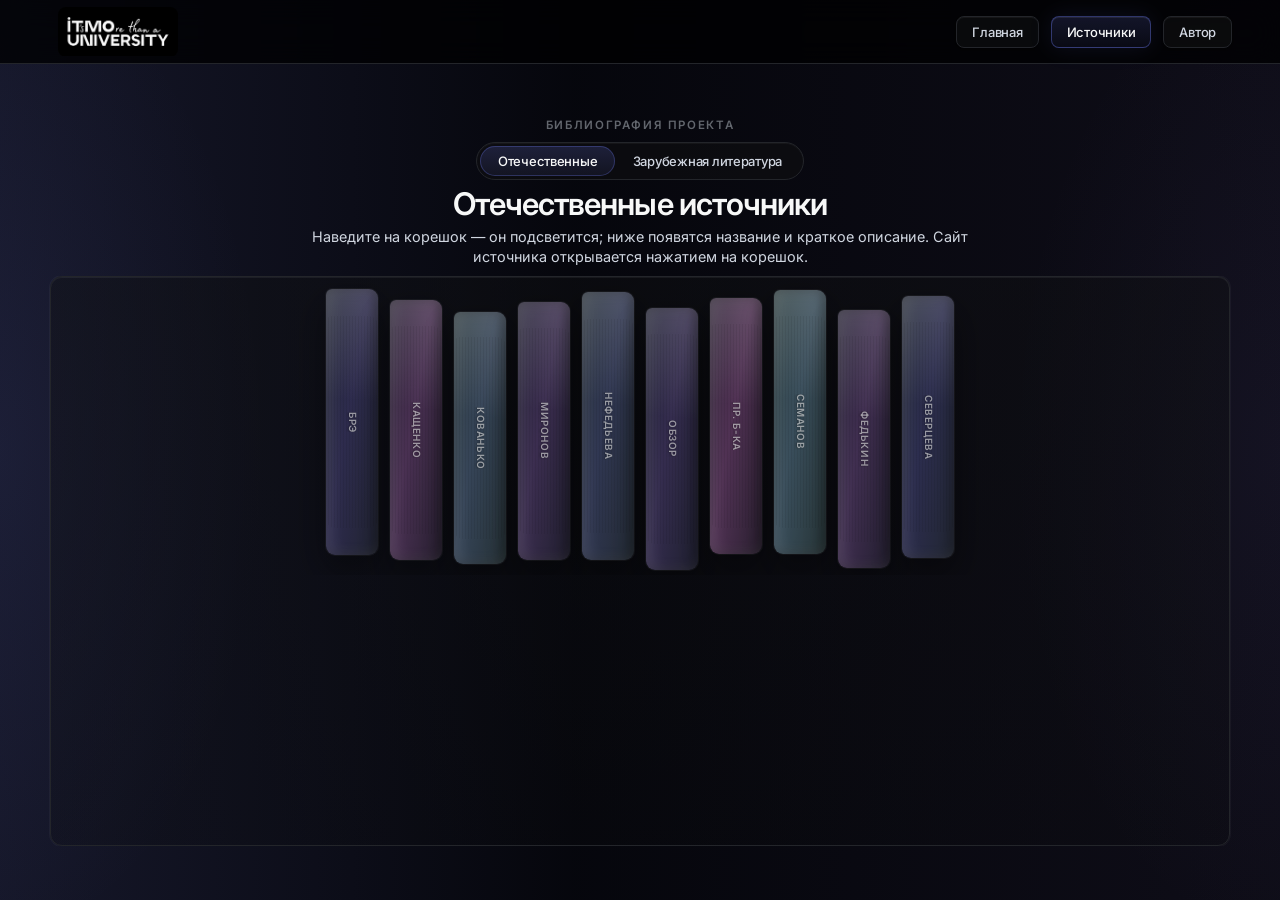
<file: sources.html>
<!DOCTYPE html>
<html lang="ru">
  <head>
    <meta charset="utf-8" />
    <meta name="viewport" content="width=device-width, initial-scale=1, viewport-fit=cover" />
    <title>Источники · ITMO History project</title>
    <link rel="preconnect" href="https://fonts.googleapis.com" />
    <link rel="preconnect" href="https://fonts.gstatic.com" crossorigin />
    <link
      href="https://fonts.googleapis.com/css2?family=Inter:wght@400;500;600;700&display=swap"
      rel="stylesheet"
    />
    <link rel="stylesheet" href="css/style.css" />
    <script src="js/sources-viewport.js"></script>
  </head>
  <body class="page-doc page-sources">
    <header class="site-header">
      <a
        href="https://itmo.ru/"
        class="logo-wrap"
        target="_blank"
        rel="noopener noreferrer"
        aria-label="Сайт Университета ИТМО (откроется в новой вкладке)"
      >
        <img
          class="logo"
          src="images/slogan-white.png"
          alt="IT's MOre than a UNIVERSITY"
          width="200"
          height="75"
          decoding="async"
          onerror="this.onerror=null;this.src='images/slogan.png';this.classList.add('logo--invert');"
        />
      </a>
      <button
        type="button"
        class="site-header__menu-toggle"
        aria-expanded="false"
        aria-controls="site-nav-primary"
        aria-label="Открыть меню"
      >
        <span class="site-header__burger" aria-hidden="true"></span>
      </button>
      <nav id="site-nav-primary" class="site-nav" aria-label="Основная навигация">
        <a class="site-nav__pill" href="index.html">Главная</a>
        <a class="site-nav__pill" href="sources.html" aria-current="page">Источники</a>
        <a class="site-nav__pill" href="author.html">Автор</a>
      </nav>
    </header>

    <main class="sources-main">
      <section class="sources-immersive" aria-labelledby="sources-heading">
        <div class="sources-immersive__wrap">
          <header class="sources-immersive__intro">
            <p class="sources-kicker">Библиография проекта</p>

            <div class="sources-kind-toggle" role="tablist" aria-label="Раздел источников">
              <button
                type="button"
                class="sources-kind-toggle__btn"
                role="tab"
                id="tab-domestic"
                aria-selected="true"
                aria-controls="domestic"
              >
                Отечественные
              </button>
              <button
                type="button"
                class="sources-kind-toggle__btn"
                role="tab"
                id="tab-foreign"
                aria-selected="false"
                aria-controls="foreign"
              >
                Зарубежная литература
              </button>
            </div>

            <h1 id="sources-heading" class="sources-display-title">Отечественные источники</h1>
            <p class="sources-immersive__tagline" id="sources-tagline">
              Наведите на корешок — он подсветится; ниже появятся название и краткое описание. Сайт источника
              открывается нажатием на корешок.
            </p>
          </header>

          <div
            id="domestic"
            class="sources-pane"
            role="tabpanel"
            aria-labelledby="tab-domestic"
          >
            <div class="sources-shelf sources-shelf--immersive">
              <div class="sources-spines" role="list" aria-label="Отечественные источники">
                <a
                  role="listitem"
                  class="sources-spine"
                  href="https://bigenc.ru/c/krest-ianskaia-reforma-1861-db5085"
                  target="_blank"
                  rel="noopener"
                  data-spine-title="Большая российская энциклопедия — крестьянская реформа 1861"
                  data-spine-meta="Справочная статья о механизме реформы и выкупной операции."
                >
                  <span class="sources-spine__ribbons" aria-hidden="true"></span>
                  <span class="sources-spine__short">БРЭ</span>
                </a>
                <a
                  role="listitem"
                  class="sources-spine"
                  href="https://search.rsl.ru/ru/search#q=%D0%9A%D0%B0%D1%89%D0%B5%D0%BD%D0%BA%D0%BE%20%D1%80%D0%B5%D1%84%D0%BE%D1%80%D0%BC%D0%B0%201861%20%D0%9F%D0%B5%D1%82%D0%B5%D1%80%D0%B1%D1%83%D1%80%D0%B3%D1%81%D0%BA%D0%B8%D0%B9%20%D1%83%D0%B5%D0%B7%D0%B4"
                  target="_blank"
                  rel="noopener"
                  data-spine-title="Кащенко С. Г. — реформа 1861 г. в помещичьих имениях Петербургского уезда"
                  data-spine-meta="СПб.: Изд-во СПбГУ, 2022. Ссылка ведёт в поиск РНБ; при необходимости повторите запрос в CyberLeninka."
                >
                  <span class="sources-spine__ribbons" aria-hidden="true"></span>
                  <span class="sources-spine__short">Кащенко</span>
                </a>
                <a
                  role="listitem"
                  class="sources-spine"
                  href="http://elib.shpl.ru/ru/nodes/5057"
                  target="_blank"
                  rel="noopener"
                  data-spine-title="Кованько П. Л. — реформа 1861 г. и выкупная операция"
                  data-spine-meta="Киев, 1914. Электронная библиотека Шереметьевских палат."
                >
                  <span class="sources-spine__ribbons" aria-hidden="true"></span>
                  <span class="sources-spine__short">Кованько</span>
                </a>
                <a
                  role="listitem"
                  class="sources-spine"
                  href="https://history-journal.spbu.ru/article/view/15466"
                  target="_blank"
                  rel="noopener"
                  data-spine-title="Миронов Б. Н. — крестьяне столичных губерний после освобождения"
                  data-spine-meta="Вестник СПбГУ. История, 2021. Открытый PDF."
                >
                  <span class="sources-spine__ribbons" aria-hidden="true"></span>
                  <span class="sources-spine__short">Миронов</span>
                </a>
                <a
                  role="listitem"
                  class="sources-spine"
                  href="https://cyberleninka.ru/article/n/povsednevnaya-zhizn-kapitalisticheskogo-peterburga-vtoraya-polovina-hih-veka-1914-g"
                  target="_blank"
                  rel="noopener"
                  data-spine-title="Нефедьева Е. В. — повседневная жизнь капиталистического Петербурга"
                  data-spine-meta="Известия Петербургского университета путей сообщения, 2007."
                >
                  <span class="sources-spine__ribbons" aria-hidden="true"></span>
                  <span class="sources-spine__short">Нефедьева</span>
                </a>
                <a
                  role="listitem"
                  class="sources-spine"
                  href="http://elib.shpl.ru/ru/nodes/40363-obzor-sankt-peterburgskoy-gubernii-po-godam-spb-1872-1915"
                  target="_blank"
                  rel="noopener"
                  data-spine-title="Обзор Санкт-Петербургской губернии по годам (1872–1915)"
                  data-spine-meta="Сборник статистических обзоров на elib.shpl.ru."
                >
                  <span class="sources-spine__ribbons" aria-hidden="true"></span>
                  <span class="sources-spine__short">Обзор</span>
                </a>
                <a
                  role="listitem"
                  class="sources-spine"
                  href="https://www.prlib.ru/collections/467127"
                  target="_blank"
                  rel="noopener"
                  data-spine-title="Президентская библиотека — коллекция «Крестьянская реформа 1861»"
                  data-spine-meta="Материалы и подборка документов."
                >
                  <span class="sources-spine__ribbons" aria-hidden="true"></span>
                  <span class="sources-spine__short">Пр. б-ка</span>
                </a>
                <a
                  role="listitem"
                  class="sources-spine"
                  href="https://cyberleninka.ru/article/n/sanitarnoe-sostoyanie-rabochih-rayonov-peterburga-v-nachale-xx-veka"
                  target="_blank"
                  rel="noopener"
                  data-spine-title="Семанов С. И. — санитарное состояние рабочих районов Петербурга"
                  data-spine-meta="Гигиена и санитария, 1964. CyberLeninka."
                >
                  <span class="sources-spine__ribbons" aria-hidden="true"></span>
                  <span class="sources-spine__short">Семанов</span>
                </a>
                <a
                  role="listitem"
                  class="sources-spine"
                  href="https://cyberleninka.ru/article/n/zhilischnye-usloviya-rabochih-sankt-peterburga-v-nachale-hh-v"
                  target="_blank"
                  rel="noopener"
                  data-spine-title="Федькин А. В. — жилищные условия рабочих Санкт-Петербурга"
                  data-spine-meta="Царскосельские чтения, 2017."
                >
                  <span class="sources-spine__ribbons" aria-hidden="true"></span>
                  <span class="sources-spine__short">Федькин</span>
                </a>
                <a
                  role="listitem"
                  class="sources-spine"
                  href="http://www.vestospu.ru/archive/2018/articles/14_3_2018.html"
                  target="_blank"
                  rel="noopener"
                  data-spine-title="Северцева О. В., Веременко В. А. — расчётные книжки работниц Петербурга"
                  data-spine-meta="Вестник ОГПУ, 2018."
                >
                  <span class="sources-spine__ribbons" aria-hidden="true"></span>
                  <span class="sources-spine__short">Северцева</span>
                </a>
              </div>

              <div class="sources-spine-panel" aria-live="polite">
                <div class="sources-spine-panel__content sources-spine-panel__content--domestic" hidden>
                  <p class="sources-spine-panel__kicker">Электронный ресурс</p>
                  <h3 class="sources-spine-panel__title sources-spine-panel__title--plain">
                    <span class="sources-spine-panel__title-text"></span>
                  </h3>
                  <p class="sources-spine-panel__meta"></p>
                </div>
              </div>
            </div>
          </div>

          <div
            id="foreign"
            class="sources-pane"
            role="tabpanel"
            aria-labelledby="tab-foreign"
            hidden
          >
            <div class="sources-shelf sources-shelf--immersive">
              <div class="sources-spines sources-spines--foreign" role="list" aria-label="Зарубежная литература">
                <button
                  type="button"
                  role="listitem"
                  class="sources-spine sources-spine--cite"
                  data-spine-no-link="true"
                  data-spine-title="Lord and Peasant in Russia: From the Ninth to the Nineteenth Century"
                  data-spine-meta="Blum J. Princeton: Princeton University Press, 1961."
                >
                  <span class="sources-spine__ribbons" aria-hidden="true"></span>
                  <span class="sources-spine__short">Blum</span>
                </button>
                <button
                  type="button"
                  role="listitem"
                  class="sources-spine sources-spine--cite"
                  data-spine-no-link="true"
                  data-spine-title="Roots of Rebellion: Workers’ Politics and Organizations in St. Petersburg and Moscow, 1900–1914"
                  data-spine-meta="Bonnell V. E. Berkeley: University of California Press, 1983."
                >
                  <span class="sources-spine__ribbons" aria-hidden="true"></span>
                  <span class="sources-spine__short">Bonnell</span>
                </button>
                <button
                  type="button"
                  role="listitem"
                  class="sources-spine sources-spine--cite"
                  data-spine-no-link="true"
                  data-spine-title="The Tsarist Economy 1850–1917"
                  data-spine-meta="Gatrell P. London: Batsford Academic, 1986."
                >
                  <span class="sources-spine__ribbons" aria-hidden="true"></span>
                  <span class="sources-spine__short">Gatrell</span>
                </button>
                <button
                  type="button"
                  role="listitem"
                  class="sources-spine sources-spine--cite"
                  data-spine-no-link="true"
                  data-spine-title="A Social History of Imperial Russia, 1700–1917 (2 vols.)"
                  data-spine-meta="Mironov B. Boulder: Westview Press, 2000."
                >
                  <span class="sources-spine__ribbons" aria-hidden="true"></span>
                  <span class="sources-spine__short">Mironov</span>
                </button>
                <button
                  type="button"
                  role="listitem"
                  class="sources-spine sources-spine--cite"
                  data-spine-no-link="true"
                  data-spine-title="The Russian Peasantry 1600–1930: The World the Peasants Made"
                  data-spine-meta="Moon D. London: Longman, 1999."
                >
                  <span class="sources-spine__ribbons" aria-hidden="true"></span>
                  <span class="sources-spine__short">Moon</span>
                </button>
                <button
                  type="button"
                  role="listitem"
                  class="sources-spine sources-spine--cite"
                  data-spine-no-link="true"
                  data-spine-title="The Awkward Class: Political Sociology of Peasantry in a Developing Society (Russia 1910–1925)"
                  data-spine-meta="Shanin T. Oxford: Clarendon Press, 1972."
                >
                  <span class="sources-spine__ribbons" aria-hidden="true"></span>
                  <span class="sources-spine__short">Shanin</span>
                </button>
                <button
                  type="button"
                  role="listitem"
                  class="sources-spine sources-spine--cite"
                  data-spine-no-link="true"
                  data-spine-title="Labor and Society in Tsarist Russia: The Factory Workers of St. Petersburg, 1855–1870"
                  data-spine-meta="Zelnik R. E. Stanford: Stanford University Press, 1971."
                >
                  <span class="sources-spine__ribbons" aria-hidden="true"></span>
                  <span class="sources-spine__short">Zelnik</span>
                </button>
              </div>

              <div class="sources-spine-panel" aria-live="polite">
                <div class="sources-spine-panel__content sources-spine-panel__content--foreign" hidden>
                  <p class="sources-spine-panel__kicker">Зарубежная монография</p>
                  <h3 class="sources-spine-panel__title sources-spine-panel__title--plain">
                    <span class="sources-spine-panel__title-text"></span>
                  </h3>
                  <p class="sources-spine-panel__meta"></p>
                  <p class="sources-spine-panel__foreign-note">
                    Прямой ссылки на полный текст нет: монографии обычно доступны в библиотеке вуза, в подписках (JSTOR,
                    Project MUSE) или при покупке в онлайн-магазинах и у издательств.
                  </p>
                </div>
              </div>
            </div>
          </div>
        </div>
      </section>
    </main>
    <script src="js/page-doc-scrollbar.js" defer></script>
    <script src="js/sources-spines.js" defer></script>
    <script src="js/site-nav-mobile.js" defer></script>
  </body>
</html>
</file>
<file: css/style.css>
:root {
  --canvas: #010102;
  --surface-1: #0f1011;
  --surface-2: #141516;
  --hairline: #23252a;
  --hairline-strong: #34343a;
  --ink: #f7f8f8;
  --ink-muted: #d0d6e0;
  --ink-subtle: #8a8f98;
  --ink-tertiary: #62666d;
  --primary: #5e6ad2;
  --primary-hover: #828fff;
  --primary-focus: #5e69d1;
  --radius: 12px;
  --radius-btn: 8px;
  --radius-pill: 999px;
  --font: "Inter", system-ui, -apple-system, "Segoe UI", sans-serif;
  --header-h: 64px;
  --chapter-nav-pill-h: 54px;
  --chapter-nav-lift: 3px;
  --chapter-footer-meta-nudge-down: 3px;
  --content-pad-x: clamp(1rem, 4vw, 3rem);
  --logo-optical-inset: clamp(14px, 1.45vw, 22px);
  --chapter-text-vmax: calc(
    100dvh - 2 * var(--header-h) - env(safe-area-inset-bottom, 0px) - clamp(0.65rem, 2vh, 1.35rem) -
      clamp(0.75rem, 2vh, 1.25rem)
  );
  
  --bg: var(--canvas);
  --fg: var(--ink);
  --muted: var(--ink-subtle);
  --line: var(--hairline);
}

*,
*::before,
*::after {
  box-sizing: border-box;
}

html,
body {
  margin: 0;
  min-height: 100%;
  min-height: 100dvh;
  font-family: var(--font);
  color: var(--fg);
  -webkit-font-smoothing: antialiased;
  background-color: var(--canvas);
  background-image:
    radial-gradient(ellipse 130% 90% at 50% -25%, rgba(94, 106, 210, 0.14), transparent 55%),
    radial-gradient(ellipse 70% 55% at 85% 105%, rgba(72, 48, 120, 0.18), transparent 50%),
    radial-gradient(ellipse 50% 40% at 12% 80%, rgba(40, 60, 100, 0.12), transparent 45%);
  background-attachment: fixed;
}

::selection {
  background: rgba(94, 106, 210, 0.35);
  color: var(--ink);
}

html:has(body.page-author) {
  background-color: #040406;
  background-image:
    radial-gradient(1px 1px at 8% 12%, rgba(255, 255, 255, 0.75), transparent),
    radial-gradient(1px 1px at 18% 44%, rgba(255, 255, 255, 0.45), transparent),
    radial-gradient(1px 1px at 26% 8%, rgba(255, 255, 255, 0.55), transparent),
    radial-gradient(1px 1px at 34% 62%, rgba(255, 255, 255, 0.9), transparent),
    radial-gradient(1px 1px at 42% 28%, rgba(255, 255, 255, 0.35), transparent),
    radial-gradient(1px 1px at 51% 71%, rgba(255, 255, 255, 0.5), transparent),
    radial-gradient(1px 1px at 58% 15%, rgba(255, 255, 255, 0.65), transparent),
    radial-gradient(1px 1px at 67% 48%, rgba(255, 255, 255, 0.4), transparent),
    radial-gradient(1px 1px at 74% 82%, rgba(255, 255, 255, 0.85), transparent),
    radial-gradient(1px 1px at 82% 33%, rgba(255, 255, 255, 0.5), transparent),
    radial-gradient(1px 1px at 91% 58%, rgba(255, 255, 255, 0.7), transparent),
    radial-gradient(1px 1px at 12% 78%, rgba(255, 255, 255, 0.4), transparent),
    radial-gradient(1px 1px at 23% 91%, rgba(255, 255, 255, 0.55), transparent),
    radial-gradient(1px 1px at 39% 5%, rgba(255, 255, 255, 0.45), transparent),
    radial-gradient(1px 1px at 47% 88%, rgba(255, 255, 255, 0.35), transparent),
    radial-gradient(1px 1px at 63% 22%, rgba(255, 255, 255, 0.8), transparent),
    radial-gradient(1px 1px at 71% 95%, rgba(255, 255, 255, 0.45), transparent),
    radial-gradient(1px 1px at 86% 11%, rgba(255, 255, 255, 0.6), transparent),
    radial-gradient(1px 1px at 94% 39%, rgba(255, 255, 255, 0.5), transparent),
    radial-gradient(1px 1px at 5% 56%, rgba(255, 255, 255, 0.38), transparent),
    radial-gradient(1px 1px at 15% 31%, rgba(255, 255, 255, 0.72), transparent),
    radial-gradient(1px 1px at 31% 52%, rgba(255, 255, 255, 0.42), transparent),
    radial-gradient(1px 1px at 55% 6%, rgba(255, 255, 255, 0.48), transparent),
    radial-gradient(1px 1px at 69% 64%, rgba(255, 255, 255, 0.88), transparent),
    radial-gradient(1px 1px at 77% 19%, rgba(255, 255, 255, 0.4), transparent),
    radial-gradient(1px 1px at 88% 74%, rgba(255, 255, 255, 0.52), transparent),
    radial-gradient(1px 1px at 96% 92%, rgba(255, 255, 255, 0.36), transparent),
    radial-gradient(1px 1px at 3% 88%, rgba(255, 255, 255, 0.44), transparent),
    radial-gradient(1px 1px at 44% 41%, rgba(255, 255, 255, 0.58), transparent),
    radial-gradient(1px 1px at 61% 86%, rgba(255, 255, 255, 0.33), transparent),
    radial-gradient(ellipse 120% 85% at 72% 18%, rgba(48, 42, 78, 0.42) 0%, transparent 52%),
    radial-gradient(ellipse 90% 75% at 12% 58%, rgba(38, 46, 68, 0.38) 0%, transparent 54%),
    radial-gradient(ellipse 110% 65% at 48% 92%, rgba(32, 36, 52, 0.34) 0%, transparent 50%),
    radial-gradient(ellipse 70% 55% at 88% 72%, rgba(42, 36, 58, 0.32) 0%, transparent 48%),
    radial-gradient(ellipse 55% 45% at 28% 22%, rgba(55, 48, 72, 0.22) 0%, transparent 46%),
    radial-gradient(ellipse 100% 100% at 50% 50%, rgba(8, 8, 14, 0.5) 0%, transparent 58%),
    radial-gradient(ellipse 140% 120% at 50% 45%, #06060c 0%, #030305 42%, #010102 100%);
  background-attachment: fixed;
}

html:has(body.page-doc:not(.page-sources)) {
  background-color: var(--canvas);
  background-image:
    radial-gradient(
      ellipse 105% 62% at 50% 8%,
      rgba(58, 48, 92, 0.28) 0%,
      rgba(38, 34, 58, 0.12) 42%,
      transparent 58%
    ),
    radial-gradient(ellipse 90% 52% at 50% 92%, rgba(72, 62, 118, 0.09) 0%, transparent 54%),
    radial-gradient(ellipse 65% 48% at 14% 48%, rgba(68, 58, 105, 0.1) 0%, transparent 52%),
    radial-gradient(ellipse 52% 44% at 90% 36%, rgba(62, 48, 98, 0.09) 0%, transparent 50%),
    radial-gradient(ellipse 110% 75% at 48% 42%, rgba(72, 62, 108, 0.06) 0%, transparent 58%),
    radial-gradient(ellipse 130% 95% at 50% 118%, rgba(0, 0, 0, 0.45) 0%, transparent 48%),
    radial-gradient(ellipse 130% 90% at 50% -25%, rgba(55, 48, 88, 0.12), transparent 56%),
    radial-gradient(ellipse 70% 55% at 85% 105%, rgba(56, 42, 95, 0.16), transparent 50%),
    radial-gradient(ellipse 50% 40% at 12% 80%, rgba(34, 38, 72, 0.12), transparent 45%);
  background-attachment: fixed;
}

body.page-doc:not(.page-sources) {
  background-color: transparent;
  background-image: none;
}

html:has(body.page-sources) {
  overflow: hidden;
  height: 100%;
  overscroll-behavior: none;
  background-color: var(--canvas);
  background-image:
    linear-gradient(
      90deg,
      rgba(130, 140, 250, 0.16) 0%,
      rgba(94, 106, 210, 0.05) 45%,
      rgba(110, 100, 180, 0.12) 100%
    ),
    radial-gradient(ellipse 38% 100% at 0% 50%, rgba(110, 122, 220, 0.07) 0%, transparent 55%),
    radial-gradient(ellipse 38% 100% at 100% 50%, rgba(105, 95, 175, 0.07) 0%, transparent 55%);
  background-attachment: fixed;
}

body.page-sources {
  --sources-above-panel: 38rem;
  --sources-panel-h: calc(
    min(
      19rem,
      max(
        8.5rem,
        var(--sources-viewport-h, 100svh) - var(--header-h) - env(safe-area-inset-bottom, 0px) -
          var(--sources-above-panel)
      )
    ) + 20px
  );
  background-color: transparent;
  background-image: none;
  min-height: 100dvh;
  max-height: 100dvh;
  height: 100dvh;
  overflow: hidden;
  display: flex;
  flex-direction: column;
  overscroll-behavior: none;
}

body.page-author {
  background-color: transparent;
  background-image: none;
  overflow: hidden;
  height: 100%;
  max-height: 100%;
  min-height: 100vh;
  min-height: 100dvh;
  max-height: 100vh;
  max-height: 100dvh;
  
  --author-portrait-anchor-y: 50%;
  
  --author-text-balance-y: clamp(0.9rem, 2.1vh, 2.6rem);
}

a {
  color: inherit;
  text-decoration: none;
}

a:hover {
  text-decoration: underline;
  color: var(--ink);
}

a:focus-visible {
  outline: 2px solid rgba(94, 105, 209, 0.65);
  outline-offset: 3px;
}

.site-header {
  position: fixed;
  top: 0;
  left: 0;
  right: 0;
  z-index: 100;
  height: var(--header-h);
  display: flex;
  align-items: center;
  justify-content: space-between;
  padding: 0 var(--content-pad-x) 0 calc(var(--content-pad-x) + var(--logo-optical-inset) - 0.55rem);
  background: rgba(1, 1, 2, 0.78);
  border-bottom: 1px solid var(--hairline);
  backdrop-filter: blur(14px);
}

.site-header .logo {
  display: block;
  height: clamp(50px, 5.2vh, 58px);
  width: auto;
  max-width: min(280px, 52vw);
  border-radius: 8px;
  opacity: 0.98;
  object-fit: contain;
  object-position: left center;
}

.site-header .logo.logo--invert {
  filter: brightness(0) invert(1);
  opacity: 0.92;
}

.site-nav {
  display: flex;
  flex-wrap: wrap;
  align-items: center;
  justify-content: flex-end;
  gap: 0.5rem clamp(0.5rem, 2vw, 0.75rem);
}

.site-nav__pill {
  display: inline-flex;
  align-items: center;
  justify-content: center;
  padding: 7px 15px;
  font-size: 0.8125rem;
  font-weight: 500;
  letter-spacing: -0.02em;
  text-decoration: none;
  color: var(--ink-muted);
  border-radius: 8px;
  border: 1px solid var(--hairline);
  background: rgba(15, 16, 17, 0.65);
  box-shadow:
    inset 0 1px 0 rgba(255, 255, 255, 0.05),
    0 1px 2px rgba(0, 0, 0, 0.35);
  transition:
    color 0.15s ease,
    border-color 0.15s ease,
    background 0.15s ease,
    box-shadow 0.15s ease;
}

.site-nav__pill:hover {
  color: var(--ink);
  text-decoration: none;
  border-color: var(--hairline-strong);
  background: rgba(20, 21, 22, 0.85);
}

.site-nav__pill[aria-current="page"] {
  color: var(--ink);
  border-color: rgba(94, 106, 210, 0.45);
  background: linear-gradient(180deg, rgba(94, 106, 210, 0.18) 0%, rgba(94, 106, 210, 0.08) 100%);
  box-shadow:
    inset 0 1px 0 rgba(255, 255, 255, 0.08),
    0 0 24px rgba(94, 106, 210, 0.12);
}

.site-nav__pill:focus-visible {
  outline: 2px solid rgba(94, 105, 209, 0.65);
  outline-offset: 2px;
}

.site-header__menu-toggle {
  display: none;
}

.site-header__burger {
  display: block;
  width: 20px;
  height: 2px;
  border-radius: 1px;
  background: currentColor;
  box-shadow: 0 -6px 0 currentColor, 0 6px 0 currentColor;
}

html.site-nav-is-open {
  overflow: hidden;
}

.research-full {
  position: relative;
  padding: calc(var(--header-h) + clamp(1.25rem, 4vw, 2.25rem)) clamp(1rem, 4vw, 2.5rem)
    clamp(2rem, 5vw, 3.5rem);
  border-bottom: 1px solid var(--hairline);
  background: rgba(15, 16, 17, 0.35);
  scroll-margin-top: var(--header-h);
}

.research-full::before {
  content: "";
  position: absolute;
  inset: 0;
  z-index: 0;
  pointer-events: none;
  background:
    radial-gradient(
      ellipse 72% 52% at 50% 22%,
      rgba(72, 62, 108, 0.09) 0%,
      rgba(52, 46, 82, 0.06) 42%,
      transparent 72%
    ),
    radial-gradient(
      ellipse 95% 58% at 50% 58%,
      rgba(78, 68, 125, 0.06) 0%,
      rgba(48, 42, 78, 0.04) 48%,
      transparent 68%
    ),
    linear-gradient(
      185deg,
      rgba(36, 32, 56, 0.1) 0%,
      transparent 40%,
      rgba(10, 11, 18, 0.16) 100%
    );
  opacity: 0.95;
}

.research-full h2[id],
.research-full p[id] {
  scroll-margin-top: calc(var(--header-h) + 0.75rem);
}

.research-full__inner {
  position: relative;
  z-index: 1;
  max-width: 42rem;
  margin: 0 auto;
}

.research-full__kicker {
  margin: 0 0 0.75rem;
  font-size: 0.72rem;
  font-weight: 600;
  letter-spacing: 0.14em;
  text-transform: uppercase;
  color: var(--ink-subtle);
}

.research-full__lede {
  margin: 0 0 1.35rem;
  font-size: 1.05rem;
  line-height: 1.55;
  color: var(--ink-muted);
  letter-spacing: -0.02em;
}

.research-full__toc {
  margin: 0 0 0.25rem;
  padding: 1rem 1.15rem;
  border-radius: var(--radius);
  border: 1px solid var(--hairline);
  background: rgba(15, 16, 17, 0.55);
}

.research-full__toc-title {
  margin: 0 0 0.65rem;
  font-size: 0.75rem;
  font-weight: 600;
  letter-spacing: 0.08em;
  text-transform: uppercase;
  color: var(--ink-subtle);
}

.research-full__toc-list {
  margin: 0;
  padding-left: 1.2rem;
  font-size: 0.92rem;
  line-height: 1.55;
  color: var(--ink-muted);
}

.research-full__toc-list li {
  margin-bottom: 0.35rem;
}

.research-full__toc-list a {
  color: var(--primary-hover);
  text-decoration: none;
}

.research-full__toc-list a:hover {
  text-decoration: underline;
  color: var(--ink);
}

.research-full__h1 {
  margin: 0 0 1rem;
  font-size: clamp(1.5rem, 4.2vw, 2rem);
  font-weight: 700;
  letter-spacing: -0.03em;
  line-height: 1.2;
  color: var(--ink);
}

.research-full__h2 {
  margin: 2.25rem 0 0.85rem;
  font-size: clamp(1.05rem, 2.2vw, 1.2rem);
  font-weight: 600;
  letter-spacing: -0.02em;
  line-height: 1.35;
  color: var(--ink-muted);
}

.research-full__h2:first-of-type {
  margin-top: 1.5rem;
}

.research-full__h3 {
  margin: 1.75rem 0 0.65rem;
  font-size: 0.95rem;
  font-weight: 600;
  letter-spacing: -0.02em;
  color: var(--ink-muted);
}

.research-full__p {
  margin: 0 0 0.9rem;
  font-size: 0.98rem;
  line-height: 1.7;
  color: var(--ink-muted);
}

.research-full__p:last-child {
  margin-bottom: 0;
}

.research-full__p a[href^="http"] {
  color: var(--primary-hover);
  word-break: break-word;
}

.research-full__p a[href^="http"]:hover {
  color: var(--ink);
}

.research-full__rule {
  margin: 2rem 0;
  border: none;
  border-top: 1px solid var(--hairline);
}

.research-full__ul,
.research-full__ol {
  margin: 0 0 1.1rem;
  padding-left: 1.35rem;
  color: var(--ink-muted);
  font-size: 0.98rem;
  line-height: 1.65;
}

.research-full__ul li,
.research-full__ol li {
  margin-bottom: 0.4rem;
}

.research-full__ol {
  padding-left: 1.5rem;
}

.research-full__end-actions {
  margin: 2rem 0 0;
  display: flex;
  flex-wrap: wrap;
  gap: 0.75rem;
  justify-content: center;
  align-items: center;
}

.research-full__jump-link {
  display: inline-flex;
  align-items: center;
  justify-content: center;
  padding: 0.65rem 1.15rem;
  font-size: 0.875rem;
  font-weight: 500;
  text-decoration: none;
  color: var(--ink);
  border-radius: var(--radius-btn);
  border: 1px solid rgba(94, 106, 210, 0.4);
  background: linear-gradient(180deg, rgba(94, 106, 210, 0.2) 0%, rgba(94, 106, 210, 0.08) 100%);
  transition:
    border-color 0.15s ease,
    background 0.15s ease;
}

.research-full__jump-link:hover {
  text-decoration: none;
  border-color: rgba(94, 106, 210, 0.55);
  background: linear-gradient(180deg, rgba(94, 106, 210, 0.28) 0%, rgba(94, 106, 210, 0.12) 100%);
}

body.page-chapters,
.chapter__text {
  scrollbar-width: thin;
  scrollbar-color: rgba(200, 200, 210, 0.45) transparent;
}

.scroll-wrap {
  display: flex;
  flex-direction: row;
  align-items: stretch;
  overflow-x: auto;
  overflow-y: hidden;
  scroll-snap-type: x mandatory;
  scroll-behavior: smooth;
  box-sizing: border-box;
  height: 100vh;
  height: 100dvh;
  max-height: 100vh;
  max-height: 100dvh;
  padding-top: var(--header-h);
  
  padding-bottom: max(0px, env(safe-area-inset-bottom, 0px));
  scrollbar-gutter: auto;
  scrollbar-width: thin;
  scrollbar-color: transparent transparent;
}

.scroll-wrap.is-scroll-interacting {
  scrollbar-color: rgba(200, 200, 210, 0.45) transparent;
}

.scroll-wrap::-webkit-scrollbar {
  width: 0;
  height: 8px;
}

.scroll-wrap::-webkit-scrollbar-track {
  background: transparent;
}

.scroll-wrap::-webkit-scrollbar-thumb {
  background-color: transparent;
  border-radius: 999px;
  border: 3px solid transparent;
  background-clip: padding-box;
  transition: background-color 0.22s ease;
}

.scroll-wrap.is-scroll-interacting::-webkit-scrollbar-thumb {
  background-color: rgba(255, 255, 255, 0.22);
}

.scroll-wrap::-webkit-scrollbar-corner {
  background: transparent;
}

.scroll-wrap::-webkit-scrollbar-button:single-button,
.scroll-wrap::-webkit-scrollbar-button:double-button,
.scroll-wrap::-webkit-scrollbar-button {
  display: none !important;
  width: 0 !important;
  min-width: 0 !important;
  height: 0 !important;
  min-height: 0 !important;
  -webkit-appearance: none !important;
  appearance: none !important;
}

body.page-chapters::-webkit-scrollbar,
.chapter__text::-webkit-scrollbar {
  width: 10px;
  height: 10px;
}

body.page-chapters::-webkit-scrollbar-track,
.chapter__text::-webkit-scrollbar-track {
  background: transparent;
}

body.page-chapters::-webkit-scrollbar-thumb,
.chapter__text::-webkit-scrollbar-thumb {
  background-color: rgba(255, 255, 255, 0.22);
  border-radius: 999px;
  border: 3px solid transparent;
  background-clip: padding-box;
}

body.page-chapters::-webkit-scrollbar-corner,
.chapter__text::-webkit-scrollbar-corner {
  background: transparent;
}

body.page-chapters::-webkit-scrollbar-button:single-button,
body.page-chapters::-webkit-scrollbar-button:double-button,
body.page-chapters::-webkit-scrollbar-button,
.chapter__text::-webkit-scrollbar-button:single-button,
.chapter__text::-webkit-scrollbar-button:double-button,
.chapter__text::-webkit-scrollbar-button {
  display: none !important;
  width: 0 !important;
  min-width: 0 !important;
  height: 0 !important;
  min-height: 0 !important;
  -webkit-appearance: none !important;
  appearance: none !important;
}

html:has(body.page-chapters) {
  scrollbar-width: thin;
  scrollbar-color: rgba(200, 200, 210, 0.45) transparent;
}

html:has(body.page-doc) {
  scrollbar-width: thin;
  scrollbar-color: transparent transparent;
}

html:has(body.page-doc).is-scroll-interacting {
  scrollbar-color: rgba(200, 200, 210, 0.45) transparent;
}

html:has(body.page-chapters)::-webkit-scrollbar {
  width: 10px;
  height: 10px;
}

html:has(body.page-doc)::-webkit-scrollbar {
  width: 10px;
  height: 10px;
}

html:has(body.page-chapters)::-webkit-scrollbar-track,
html:has(body.page-doc)::-webkit-scrollbar-track {
  background: transparent;
}

html:has(body.page-chapters)::-webkit-scrollbar-thumb {
  background-color: rgba(255, 255, 255, 0.22);
  border-radius: 999px;
  border: 3px solid transparent;
  background-clip: padding-box;
}

html:has(body.page-doc)::-webkit-scrollbar-thumb {
  background-color: transparent;
  border-radius: 999px;
  border: 3px solid transparent;
  background-clip: padding-box;
  transition: background-color 0.22s ease;
}

html:has(body.page-doc).is-scroll-interacting::-webkit-scrollbar-thumb {
  background-color: rgba(255, 255, 255, 0.22);
}

html:has(body.page-doc)::-webkit-scrollbar-corner,
html:has(body.page-chapters)::-webkit-scrollbar-corner {
  background: transparent;
}

html:has(body.page-doc)::-webkit-scrollbar-button:single-button,
html:has(body.page-doc)::-webkit-scrollbar-button:double-button,
html:has(body.page-doc)::-webkit-scrollbar-button,
html:has(body.page-chapters)::-webkit-scrollbar-button:single-button,
html:has(body.page-chapters)::-webkit-scrollbar-button:double-button,
html:has(body.page-chapters)::-webkit-scrollbar-button {
  display: none !important;
  width: 0 !important;
  min-width: 0 !important;
  height: 0 !important;
  min-height: 0 !important;
  -webkit-appearance: none !important;
  appearance: none !important;
}

.chapter {
  position: relative;
  flex: 0 0 100vw;
  width: 100vw;
  height: 100%;
  min-height: 0;
  max-height: 100%;
  align-self: stretch;
  scroll-snap-align: start;
  scroll-snap-stop: always;
  display: grid;
  grid-template-columns: minmax(0, 0.375fr) minmax(0, 0.625fr);
  grid-template-rows: minmax(0, 1fr);
  gap: clamp(0.75rem, 2vh, 1.25rem) clamp(1.75rem, 4vw, 3.25rem);
  align-items: center;
  padding: clamp(0.65rem, 2vh, 1.35rem) var(--content-pad-x)
    calc(env(safe-area-inset-bottom, 0px) + var(--header-h));
  border-right: 1px solid var(--hairline);
  overflow: hidden;
}

.chapter::before {
  content: "";
  position: absolute;
  inset: 0;
  z-index: 0;
  pointer-events: none;
  background:
    radial-gradient(
      ellipse 125% 58% at 50% 0%,
      rgba(155, 165, 252, 0.11) 0%,
      rgba(110, 122, 215, 0.04) 44%,
      transparent 68%
    ),
    linear-gradient(
      to left top,
      rgba(86, 96, 175, 0.065) 0%,
      rgba(94, 106, 210, 0.028) 32%,
      transparent 58%
    );
  opacity: 0.88;
}

.chapter__body {
  display: contents;
}

.chapter__text {
  grid-row: 1;
  grid-column: 1;
  position: relative;
  z-index: 1;
  max-width: 36rem;
  width: 100%;
  justify-self: start;
  align-self: center;
  min-height: 0;
  max-height: var(--chapter-text-vmax);
  overflow-y: auto;
  overscroll-behavior-y: contain;
  -webkit-overflow-scrolling: touch;
  scrollbar-gutter: auto;
  padding-left: var(--logo-optical-inset);
  padding-right: clamp(0.25rem, 1.5vw, 1rem);
}

#c1 .chapter__text,
#c2 .chapter__text,
#c3 .chapter__text,
#c4 .chapter__text {
  scrollbar-width: none;
  scrollbar-gutter: unset;
}

#c1 .chapter__text::-webkit-scrollbar,
#c2 .chapter__text::-webkit-scrollbar,
#c3 .chapter__text::-webkit-scrollbar,
#c4 .chapter__text::-webkit-scrollbar {
  width: 0;
  height: 0;
}

.chapter__label {
  font-size: 0.75rem;
  font-weight: 600;
  letter-spacing: 0.1em;
  text-transform: uppercase;
  color: var(--ink-subtle);
  margin-bottom: 0.85rem;
}

.chapter h1,
.chapter h2 {
  font-size: clamp(1.55rem, 2.2vw, 2.125rem);
  font-weight: 600;
  letter-spacing: -0.035em;
  line-height: 1.12;
  margin: 0 0 1.1rem;
  color: var(--ink);
}

.chapter p {
  margin: 0 0 1rem;
  font-size: clamp(0.9375rem, 1.15vw, 1.0625rem);
  line-height: 1.58;
  letter-spacing: -0.018em;
  color: var(--ink-muted);
}

.chapter p strong {
  color: var(--ink);
  font-weight: 600;
}

.chapter kbd {
  font-family: var(--font);
  font-size: 0.78em;
  font-weight: 500;
  padding: 0.12em 0.4em;
  border-radius: 5px;
  border: 1px solid var(--hairline-strong);
  background: rgba(15, 16, 17, 0.9);
  color: var(--ink-muted);
  box-shadow: inset 0 -1px 0 rgba(0, 0, 0, 0.35);
}

.chapter__visual {
  grid-row: 1;
  grid-column: 2;
  position: relative;
  z-index: 1;
  justify-self: stretch;
  align-self: center;
  width: 100%;
  max-width: 100%;
  min-height: 0;
  max-height: var(--chapter-text-vmax);
  display: flex;
  align-items: center;
  justify-content: center;
  overflow: visible;
}

.chapter__visual img {
  position: relative;
  z-index: 1;
  display: block;
  width: auto;
  max-width: 100%;
  max-height: var(--chapter-text-vmax);
  height: auto;
  object-fit: contain;
  border-radius: 0;
  box-shadow: none;
}

#c6 .chapter__visual img {
  max-height: calc(var(--chapter-text-vmax) * 0.9);
  object-position: center bottom;
  transform: translateY(clamp(1.65rem, 4.5vh, 3.45rem));
}

.chapter-nav {
  --nav-pit: 28px;
  --nav-gap: 10px;
  --nav-pad: 16px;
  --nav-orb: 15px;
  --chapter-nav-index: 0;
  position: fixed;
  bottom: calc(
    env(safe-area-inset-bottom, 0px) + (var(--header-h) - var(--chapter-nav-pill-h)) / 2 + var(--chapter-nav-lift)
  );
  left: 50%;
  transform: translateX(-50%);
  z-index: 99;
  padding: 0;
  background: rgba(15, 16, 17, 0.82);
  border: 1px solid var(--hairline);
  border-radius: 999px;
  backdrop-filter: blur(16px);
  box-shadow:
    0 0 0 1px rgba(255, 255, 255, 0.04) inset,
    0 12px 40px rgba(0, 0, 0, 0.5);
}

@media (min-width: 481px) {
  .chapter-nav {
    pointer-events: none;
  }

  .chapter-nav__track {
    pointer-events: none;
  }

  .chapter-nav__pit {
    pointer-events: auto;
  }
}

.chapter-nav__track {
  position: relative;
  display: flex;
  align-items: center;
  gap: var(--nav-gap);
  padding: 12px var(--nav-pad);
}

.chapter-nav__pits {
  position: relative;
  z-index: 0;
  display: flex;
  align-items: center;
  gap: var(--nav-gap);
}

.chapter-nav__pit {
  box-sizing: border-box;
  width: var(--nav-pit);
  height: var(--nav-pit);
  padding: 0;
  flex-shrink: 0;
  border-radius: 50%;
  border: 1px solid var(--hairline-strong);
  background: linear-gradient(165deg, rgba(30, 32, 36, 0.95) 0%, rgba(12, 13, 15, 0.98) 100%);
  cursor: pointer;
  box-shadow:
    inset 0 2px 6px rgba(0, 0, 0, 0.55),
    inset 0 -1px 0 rgba(255, 255, 255, 0.06),
    0 1px 0 rgba(255, 255, 255, 0.04);
  transition:
    border-color 0.2s ease,
    box-shadow 0.2s ease;
}

.chapter-nav__pit:hover {
  border-color: var(--ink-subtle);
}

.chapter-nav__pit:focus-visible {
  outline: 2px solid rgba(94, 105, 209, 0.7);
  outline-offset: 2px;
}

.chapter-nav__pit[aria-current="true"] {
  border-color: rgba(255, 255, 255, 0.2);
  box-shadow:
    inset 0 2px 8px rgba(0, 0, 0, 0.65),
    inset 0 0 0 1px rgba(255, 255, 255, 0.08),
    0 0 12px rgba(255, 255, 255, 0.06);
}

.chapter-nav__orb {
  position: absolute;
  left: 0;
  top: 50%;
  width: var(--nav-orb);
  height: var(--nav-orb);
  border-radius: 50%;
  pointer-events: none;
  z-index: 2;
  background:
    radial-gradient(circle at 28% 22%, rgba(255, 255, 255, 1) 0%, rgba(255, 255, 255, 0.45) 18%, transparent 42%),
    radial-gradient(circle at 50% 58%, #e4e6eb 0%, #b8bcc6 45%, #6d717a 100%);
  box-shadow:
    0 2px 8px rgba(0, 0, 0, 0.45),
    inset 0 -3px 5px rgba(0, 0, 0, 0.28),
    inset 0 2px 3px rgba(255, 255, 255, 0.75);
  transform: translate(
    calc(
      var(--nav-pad) + var(--chapter-nav-index) * (var(--nav-pit) + var(--nav-gap)) + (var(--nav-pit) - var(--nav-orb)) / 2
    ),
    -50%
  );
  transition: transform 0.55s cubic-bezier(0.33, 1.24, 0.52, 1);
}

.chapter__readmore-wrap {
  margin: 1.35rem 0 0;
}

.chapter__readmore-wrap:last-child {
  margin-bottom: 0;
}

.chapter-footer {
  position: absolute;
  left: 0;
  right: 0;
  bottom: env(safe-area-inset-bottom, 0px);
  z-index: 1;
  box-sizing: border-box;
  height: var(--header-h);
  min-height: var(--header-h);
  max-height: var(--header-h);
  display: flex;
  justify-content: flex-end;
  align-items: center;
  gap: clamp(0.5rem, 1.5vw, 1.25rem);
  padding: 0 clamp(1rem, 4vw, 3rem);
  margin: 0;
  border-top: 1px solid var(--hairline);
  background: rgba(1, 1, 2, 0.78);
  backdrop-filter: blur(14px);
  font-size: 0.75rem;
  color: var(--ink-subtle);
  pointer-events: auto;
  overflow: visible;
}

.chapter-readmore {
  display: inline-flex;
  align-items: center;
  justify-content: center;
  padding: 0.45rem 0.95rem;
  font-size: 0.78rem;
  font-weight: 500;
  letter-spacing: -0.02em;
  text-decoration: none;
  color: var(--ink);
  border-radius: var(--radius-btn);
  border: 1px solid rgba(94, 106, 210, 0.4);
  background: linear-gradient(180deg, rgba(94, 106, 210, 0.16) 0%, rgba(94, 106, 210, 0.06) 100%);
  transition:
    border-color 0.15s ease,
    background 0.15s ease;
  touch-action: manipulation;
  -webkit-tap-highlight-color: rgba(94, 106, 210, 0.35);
}

.chapter-readmore:hover {
  text-decoration: none;
  border-color: rgba(94, 106, 210, 0.55);
  background: linear-gradient(180deg, rgba(94, 106, 210, 0.24) 0%, rgba(94, 106, 210, 0.1) 100%);
}

.chapter-footer__meta {
  display: flex;
  flex-direction: column;
  align-items: flex-end;
  justify-content: center;
  gap: 0.1rem;
  text-align: right;
  flex: 0 0 auto;
  max-width: min(32rem, calc(50vw - 7.5rem));
  font-size: inherit;
  transform: translateY(var(--chapter-footer-meta-nudge-down));
}

.chapter-footer__copy {
  display: block;
  margin: 0;
  font-weight: 500;
  color: var(--ink-muted);
  letter-spacing: -0.02em;
  font-size: 0.8125rem;
  line-height: 1.18;
}

.chapter-footer__tag {
  display: block;
  margin: 0;
  font-size: 0.75rem;
  line-height: 1.18;
  color: var(--ink-tertiary);
  letter-spacing: -0.01em;
}

.chapter-footer__tag-full,
.chapter-footer__tag-short {
  display: block;
}

.chapter-footer__tag-short {
  display: none;
}

.page {
  min-height: 100vh;
  padding: calc(var(--header-h) + 2rem) clamp(1rem, 4vw, 3rem) 3rem;
  max-width: 1100px;
  margin: 0 auto;
}

.page h1:not(.author-name) {
  font-size: 1.75rem;
  font-weight: 600;
  letter-spacing: -0.03em;
  margin: 0 0 2rem;
  color: var(--ink);
}

.btn {
  display: inline-block;
  padding: 8px 14px;
  background: var(--primary);
  color: #fff;
  border-radius: var(--radius-btn);
  font-size: 0.875rem;
  font-weight: 500;
  letter-spacing: -0.01em;
  border: 1px solid transparent;
  cursor: pointer;
  text-decoration: none;
  box-shadow: 0 1px 0 rgba(255, 255, 255, 0.08) inset;
  transition:
    background 0.15s ease,
    border-color 0.15s ease,
    box-shadow 0.15s ease;
}

.btn:hover {
  background: var(--primary-hover);
  text-decoration: none;
}

.btn:focus-visible {
  outline: 2px solid rgba(94, 105, 209, 0.65);
  outline-offset: 2px;
}

.btn-muted {
  background: var(--surface-1);
  color: var(--ink);
  border: 1px solid var(--hairline);
  box-shadow: inset 0 1px 0 rgba(255, 255, 255, 0.04);
}

.btn-muted:hover {
  background: var(--surface-2);
  border-color: var(--hairline-strong);
}

.page.author-layout {
  max-width: min(1520px, 96vw);
}

body.page-author .page.author-layout {
  display: flex;
  flex-direction: column;
  min-height: 0;
  width: 100%;
  max-width: 100%;
  height: 100vh;
  height: 100dvh;
  max-height: 100vh;
  max-height: 100dvh;
  margin-inline: auto;
  padding: calc(var(--header-h) + 0.85rem) clamp(0.75rem, 3vw, 2rem) 0.35rem;
  box-sizing: border-box;
  overflow: hidden;
}

.author-layout__grid {
  flex: 1;
  min-height: 0;
}

body.page-author .author-layout__grid {
  display: flex;
  align-items: stretch;
  justify-content: center;
  width: 100%;
  flex: 1 1 0;
  min-height: 0;
}

body.page-author .author-layout__pair {
  display: grid;
  grid-template-columns: minmax(10rem, min(28rem, 44vw)) minmax(0, 1fr);
  gap: clamp(1rem, 2.5vw, 2rem);
  align-items: stretch;
  width: 100%;
  max-width: min(1180px, 96vw);
  height: 100%;
  min-height: 0;
  box-sizing: border-box;
}

body.page-author .author-text-col {
  display: flex;
  align-items: center;
  justify-content: flex-start;
  align-self: stretch;
  min-width: 0;
  min-height: 0;
  transform: translateY(var(--author-text-balance-y));
}

.author-text {
  height: 100%;
  min-height: 0;
  padding: 0.5rem 0.35rem 0.5rem 0;
  display: flex;
  flex-direction: column;
  justify-content: flex-start;
  align-items: flex-start;
  overflow: visible;
}

body.page-author .author-text {
  display: inline-flex;
  flex-direction: column;
  align-items: stretch;
  justify-content: flex-start;
  width: auto;
  height: auto;
  max-width: min(92vw, 28rem);
  margin-inline-start: clamp(1.35rem, 5vw, 4rem);
  padding: 0.15rem 0.35rem 0.25rem 0;
  box-sizing: border-box;
}

.author-text__bundle {
  width: 100%;
  display: flex;
  flex-direction: column;
  justify-content: flex-start;
  align-items: flex-start;
  gap: 0.65rem;
  box-sizing: border-box;
  margin-top: 0.35rem;
  padding-top: 0.35rem;
  overflow: visible;
}

body.page-author .author-text__bundle {
  align-items: center;
  text-align: center;
  width: 100%;
  max-width: none;
}

.author-name {
  font-family: "Great Vibes", cursive;
  font-size: clamp(5.5rem, min(24vw, 20vh), 13rem);
  font-weight: 400;
  line-height: 0.95;
  margin: 0;
  padding-top: 0.12em;
  display: inline-block;
  transform: rotate(-11deg);
  transform-origin: left center;
  position: relative;
  left: clamp(0.15rem, 1.5vw, 1rem);
  flex-shrink: 0;
}

body.page-author .author-name {
  align-self: flex-start;
  left: 0;
  margin-inline-start: clamp(0.15rem, 1.5vw, 1rem);
  color: var(--ink);
  font-size: clamp(3.5rem, min(16vw, 14vh), 9.5rem);
  letter-spacing: 0.02em;
}

.author-quote {
  font-size: clamp(0.95rem, 2vh, 1.12rem);
  color: var(--muted);
  font-style: italic;
  margin: 0;
  line-height: 1.4;
  max-width: 38ch;
  flex-shrink: 0;
}

body.page-author .author-quote {
  text-align: center;
  width: 100%;
  max-width: none;
  color: var(--ink-subtle);
}

body.page-author .author-quote::before {
  content: "\00AB";
  margin-right: 0.12em;
  color: var(--ink-tertiary);
  font-style: normal;
}

body.page-author .author-quote::after {
  content: "\00BB";
  margin-left: 0.12em;
  color: var(--ink-tertiary);
  font-style: normal;
}

body.page-author .author-telegram {
  align-self: center;
}

.author-telegram {
  margin-top: 0;
  flex-shrink: 0;
}

.author-visual {
  display: flex;
  justify-content: center;
  align-items: center;
  width: 100%;
  height: 100%;
  min-height: 0;
  padding: 0.25rem 0;
  box-sizing: border-box;
  overflow: hidden;
}

body.page-author .author-visual {
  display: flex;
  flex-direction: column;
  align-self: stretch;
  justify-content: center;
  position: relative;
  width: 100%;
  min-width: 0;
  min-height: 0;
  height: auto;
  padding: 0;
  overflow: hidden;
}

body.page-author .author-visual__frame {
  position: relative;
  flex: 1 1 0;
  min-height: 0;
  display: flex;
  align-items: center;
  justify-content: flex-start;
}

.author-visual img {
  display: block;
  width: auto;
  height: 100%;
  max-height: 100%;
  max-width: 100%;
  object-fit: contain;
  object-position: center;
  border-radius: var(--radius);
}

body.page-author .author-visual img {
  width: auto;
  height: 100%;
  max-width: 100%;
  max-height: 100%;
  object-fit: contain;
  object-position: left var(--author-portrait-anchor-y);
  flex-shrink: 0;
  transform: scale(1.28);
  transform-origin: left var(--author-portrait-anchor-y);
}

@media (min-width: 641px) and (max-width: 1024px) {
  body.page-author .author-layout__pair {
    grid-template-columns: minmax(0, 1fr) minmax(0, 1fr);
    max-width: min(1180px, 100%);
  }

  body.page-author .author-text-col {
    min-width: 0;
  }

  body.page-author .author-name {
    font-size: clamp(2rem, min(9vw, 10vh), 4.5rem);
    max-width: 100%;
    margin-inline-start: clamp(0.15rem, 1.5vw, 0.75rem);
    padding-inline: 0.2rem;
    box-sizing: border-box;
    transform: rotate(-9deg);
  }

  body.page-author .author-text {
    max-width: 100%;
    margin-inline-start: clamp(0.35rem, 2.5vw, 1.25rem);
    padding-right: clamp(0.35rem, 2vw, 1rem);
  }

  body.page-author .author-visual img {
    transform: scale(1.08);
  }
}

.note-lib {
  font-size: 0.9rem;
  color: var(--muted);
}

.sources-main {
  margin: 0;
  padding: 0;
  flex: 1 1 auto;
  min-height: 0;
  display: flex;
  flex-direction: column;
  overflow: hidden;
}

.sources-immersive {
  flex: 1 1 auto;
  min-height: 0;
  display: flex;
  flex-direction: column;
  box-sizing: border-box;
  padding-top: var(--header-h);
  padding-bottom: env(safe-area-inset-bottom, 0px);
  overflow: hidden;
}

.sources-immersive__wrap {
  flex: 1 1 auto;
  min-height: 0;
  display: flex;
  flex-direction: column;
  justify-content: center;
  gap: clamp(0.35rem, 1.35vh, 0.75rem);
  width: 100%;
  max-width: min(1320px, 100%);
  margin: 0 auto;
  padding: clamp(0.3rem, 1.2vh, 0.65rem) var(--content-pad-x) clamp(0.25rem, 1vh, 0.5rem);
  overflow: hidden;
}

.sources-pane[hidden] {
  display: none !important;
}

.sources-pane:not([hidden]) {
  flex: 0 0 auto;
  display: flex;
  flex-direction: column;
  overflow: hidden;
}

body.page-sources .sources-kind-toggle {
  margin-bottom: 0.45rem;
}

body.page-sources .sources-kicker {
  margin-bottom: 0.62rem;
}

body.page-sources .sources-display-title {
  margin-bottom: 0.28rem;
  font-size: clamp(1.3rem, 3.4vw, 1.95rem);
}

body.page-sources .sources-immersive__tagline {
  font-size: clamp(0.78rem, 1.65vw, 0.9rem);
  line-height: 1.38;
}

body.page-sources .sources-spine-panel__kicker {
  font-size: 0.65rem;
  margin-bottom: 0.2rem;
}

body.page-sources .sources-spine-panel__title,
body.page-sources .sources-spine-panel__title--plain .sources-spine-panel__title-text {
  font-size: clamp(0.88rem, 1.9vw, 1.05rem);
  margin-bottom: 0.3rem;
}

body.page-sources .sources-spine-panel__meta {
  font-size: 0.82rem;
  line-height: 1.42;
  margin-bottom: 0.5rem;
}

body.page-sources .sources-spine-panel__foreign-note {
  font-size: 0.75rem;
  line-height: 1.4;
  margin-top: 0.4rem;
}

body.page-sources #domestic .sources-spine-panel,
body.page-sources #foreign .sources-spine-panel {
  box-sizing: border-box;
  min-height: var(--sources-panel-h);
  height: var(--sources-panel-h);
  max-height: var(--sources-panel-h);
  overflow: hidden;
  justify-content: flex-start;
}

body.page-sources #foreign .sources-spine-panel {
  min-height: calc(var(--sources-panel-h) - 2px);
  height: calc(var(--sources-panel-h) - 2px);
  max-height: calc(var(--sources-panel-h) - 2px);
}

body.page-sources #domestic .sources-spine-panel__content:not([hidden]),
body.page-sources #foreign .sources-spine-panel__content:not([hidden]) {
  flex: 1 1 auto;
  align-self: center;
  width: 100%;
  max-width: 38rem;
  min-height: 0;
  max-height: 100%;
  box-sizing: border-box;
  text-align: center;
  overflow-x: hidden;
  overflow-y: auto;
  -webkit-overflow-scrolling: touch;
}

body.page-sources .sources-spines {
  min-height: 0;
}

body.page-sources .sources-immersive__wrap {
  justify-content: center;
  gap: clamp(0.4rem, 1.1vh, 0.65rem);
  padding-top: clamp(1.35rem, 3.4vh, 2.1rem);
  padding-bottom: clamp(1.35rem, 3.4vh, 2.1rem);
  overflow: hidden;
  flex: 1 1 auto;
  min-height: 0;
}

body.page-sources .sources-immersive {
  flex: 1 1 auto;
  min-height: 0;
  overflow: hidden;
}

body.page-sources .sources-shelf {
  margin-top: 0;
}

body.page-sources .sources-shelf--immersive {
  gap: clamp(0.3rem, 1vh, 0.55rem);
  padding: clamp(0.22rem, 0.75vh, 0.38rem) clamp(0.28rem, 1.15vw, 0.55rem)
    clamp(0.5rem, 1.45vh, 0.85rem);
}

body.page-sources .sources-shelf--immersive .sources-spines {
  padding: 0.35rem clamp(0.5rem, 2vw, 1.5rem) clamp(0.45rem, 1.35vh, 0.75rem);
  min-height: 292px;
  align-content: flex-start;
}

.sources-immersive__intro {
  text-align: center;
  max-width: min(42rem, 100%);
  margin: 0 auto;
}

.sources-kind-toggle {
  display: inline-flex;
  align-items: stretch;
  gap: 0;
  margin: 0 auto 1rem;
  padding: 3px;
  border-radius: var(--radius-pill);
  border: 1px solid var(--hairline);
  background: rgba(15, 16, 17, 0.55);
  box-shadow: inset 0 1px 0 rgba(255, 255, 255, 0.04);
}

.sources-kind-toggle__btn {
  appearance: none;
  margin: 0;
  padding: 0.45rem 1.1rem;
  font: inherit;
  font-size: 0.8125rem;
  font-weight: 500;
  letter-spacing: -0.02em;
  color: var(--ink-muted);
  background: transparent;
  border: none;
  border-radius: var(--radius-pill);
  cursor: pointer;
  transition:
    color 0.15s ease,
    background 0.15s ease;
}

.sources-kind-toggle__btn:hover {
  color: var(--ink);
}

.sources-kind-toggle__btn[aria-selected="true"] {
  color: var(--ink);
  background: linear-gradient(180deg, rgba(94, 106, 210, 0.22) 0%, rgba(94, 106, 210, 0.09) 100%);
  box-shadow: inset 0 0 0 1px rgba(94, 106, 210, 0.35);
}

.sources-kind-toggle__btn:focus-visible {
  outline: 2px solid rgba(94, 105, 209, 0.65);
  outline-offset: 2px;
}

.sources-kicker {
  font-size: 0.72rem;
  font-weight: 600;
  letter-spacing: 0.14em;
  text-transform: uppercase;
  color: var(--ink-tertiary);
  margin: 0 0 0.4rem;
}

.sources-display-title {
  margin: 0 0 0.5rem;
  font-family: var(--font);
  font-size: clamp(1.65rem, 4.5vw, 2.35rem);
  font-weight: 600;
  letter-spacing: -0.03em;
  line-height: 1.12;
  color: var(--ink);
}

.sources-immersive__tagline {
  margin: 0;
  font-size: clamp(0.88rem, 1.9vw, 0.98rem);
  line-height: 1.55;
  color: var(--ink-muted);
}

.sources-shelf {
  margin-top: clamp(0.7rem, 2.2vh, 1.15rem);
  width: 100%;
  max-width: min(1180px, 100%);
  margin-inline: auto;
}

.sources-shelf--immersive {
  flex: 0 0 auto;
  width: 100%;
  display: flex;
  flex-direction: column;
  gap: clamp(0.22rem, 0.85vh, 0.45rem);
  padding: clamp(0.28rem, 1vh, 0.5rem) clamp(0.28rem, 1.15vw, 0.55rem) clamp(0.45rem, 1.15vh, 0.72rem);
  border-radius: var(--radius);
  border: 1px solid var(--hairline);
  box-shadow:
    inset 0 1px 0 rgba(255, 255, 255, 0.06),
    0 0 0 1px rgba(255, 255, 255, 0.04);
  background: linear-gradient(180deg, rgba(15, 16, 18, 0.45) 0%, rgba(10, 11, 12, 0.22) 100%);
  overflow: hidden;
}

.sources-shelf--immersive > .sources-spines,
.sources-shelf--immersive > .sources-spine-panel {
  position: relative;
}

.sources-spines {
  display: flex;
  flex-wrap: nowrap;
  align-items: flex-start;
  justify-content: center;
  gap: clamp(6px, 1.4vw, 12px);
  flex: 0 0 auto;
  min-height: min-content;
  padding: 0.42rem clamp(0.5rem, 2vw, 1.5rem) 0.45rem;
  overflow-x: auto;
  overflow-y: hidden;
  scrollbar-width: thin;
  scrollbar-color: rgba(200, 200, 210, 0.35) transparent;
  scroll-snap-type: x proximity;
  -webkit-overflow-scrolling: touch;
}

.sources-spine {
  --spine-h: 240px;
  --spine-shift: 0px;
  --spine-hue: 232;
  position: relative;
  flex: 0 0 auto;
  scroll-snap-align: center;
  display: flex;
  align-items: center;
  justify-content: center;
  width: clamp(40px, 7.5vw, 52px);
  height: var(--spine-h);
  margin: 0;
  transform: translateY(var(--spine-shift));
  border-radius: 6px 9px 9px 9px;
  overflow: hidden;
  text-decoration: none;
  color: rgba(247, 248, 248, 0.95);
  background:
    linear-gradient(185deg, rgba(255, 255, 255, 0.2) 0%, transparent 42%),
    linear-gradient(
      100deg,
      hsl(var(--spine-hue), 38%, 26%) 0%,
      hsl(calc(var(--spine-hue) + 16), 44%, 36%) 45%,
      hsl(var(--spine-hue), 34%, 22%) 100%
    );
  box-shadow:
    inset 5px 0 14px rgba(255, 255, 255, 0.14),
    inset -3px 0 12px rgba(0, 0, 0, 0.35),
    0 0 0 1px rgba(255, 255, 255, 0.06),
    0 16px 36px rgba(0, 0, 0, 0.4);
  filter: grayscale(0.45) brightness(0.82) contrast(1.02) saturate(0.92);
  outline: none;
  transition:
    width 0.2s cubic-bezier(0.42, 0.06, 0.58, 0.94),
    filter 0.2s cubic-bezier(0.42, 0.06, 0.58, 0.94),
    transform 0.2s cubic-bezier(0.42, 0.06, 0.58, 0.94),
    box-shadow 0.2s cubic-bezier(0.42, 0.06, 0.58, 0.94),
    z-index 0s linear 0.1s;
  z-index: 1;
}

button.sources-spine {
  font: inherit;
  cursor: pointer;
  border: none;
  -webkit-tap-highlight-color: transparent;
}

.sources-spine__ribbons {
  position: absolute;
  inset: 10% 0;
  background: repeating-linear-gradient(
    90deg,
    transparent 0,
    transparent 2px,
    rgba(0, 0, 0, 0.12) 2px,
    rgba(0, 0, 0, 0.12) 3px
  );
  pointer-events: none;
  opacity: 0.55;
  border-radius: inherit;
}

.sources-spine__short {
  position: relative;
  z-index: 1;
  font-size: 0.62rem;
  font-weight: 600;
  letter-spacing: 0.06em;
  text-transform: uppercase;
  writing-mode: vertical-rl;
  text-orientation: mixed;
  line-height: 1.2;
  max-height: 78%;
  overflow: hidden;
  text-align: center;
  opacity: 0.72;
  transition: opacity 0.2s cubic-bezier(0.42, 0.06, 0.58, 0.94);
  text-shadow:
    0 0 12px rgba(0, 0, 0, 0.35),
    0 1px 2px rgba(0, 0, 0, 0.5);
}

.sources-spine.sources-spine--active,
.sources-spine:focus-visible {
  width: clamp(76px, 15vw, 102px);
  filter: grayscale(0) brightness(1.06) contrast(1.03) saturate(1.08);
  transform: translateY(var(--spine-shift)) scale(1.012);
  box-shadow:
    inset 6px 0 18px rgba(255, 255, 255, 0.22),
    inset -3px 0 14px rgba(0, 0, 0, 0.28),
    0 0 0 1px rgba(94, 106, 210, 0.45),
    0 0 28px rgba(94, 106, 210, 0.2),
    0 22px 50px rgba(0, 0, 0, 0.45);
  z-index: 5;
  transition:
    width 0.2s cubic-bezier(0.42, 0.06, 0.58, 0.94),
    filter 0.2s cubic-bezier(0.42, 0.06, 0.58, 0.94),
    transform 0.2s cubic-bezier(0.42, 0.06, 0.58, 0.94),
    box-shadow 0.2s cubic-bezier(0.42, 0.06, 0.58, 0.94),
    z-index 0s;
}

.sources-spine.sources-spine--active .sources-spine__short,
.sources-spine:focus-visible .sources-spine__short {
  opacity: 1;
}

.sources-spine:focus-visible {
  outline: 2px solid rgba(94, 106, 210, 0.75);
  outline-offset: 3px;
}

.sources-spine:nth-child(1) {
  --spine-shift: 0;
  --spine-h: 266px;
  --spine-hue: 228;
}
.sources-spine:nth-child(2) {
  --spine-shift: 11px;
  --spine-h: 260px;
  --spine-hue: 268;
}
.sources-spine:nth-child(3) {
  --spine-shift: 23px;
  --spine-h: 252px;
  --spine-hue: 198;
}
.sources-spine:nth-child(4) {
  --spine-shift: 13px;
  --spine-h: 258px;
  --spine-hue: 248;
}
.sources-spine:nth-child(5) {
  --spine-shift: 3px;
  --spine-h: 268px;
  --spine-hue: 212;
}
.sources-spine:nth-child(6) {
  --spine-shift: 19px;
  --spine-h: 262px;
  --spine-hue: 238;
}
.sources-spine:nth-child(7) {
  --spine-shift: 9px;
  --spine-h: 256px;
  --spine-hue: 278;
}
.sources-spine:nth-child(8) {
  --spine-shift: 1px;
  --spine-h: 264px;
  --spine-hue: 188;
}
.sources-spine:nth-child(9) {
  --spine-shift: 21px;
  --spine-h: 258px;
  --spine-hue: 255;
}
.sources-spine:nth-child(10) {
  --spine-shift: 7px;
  --spine-h: 262px;
  --spine-hue: 222;
}
.sources-spine:nth-child(11) {
  --spine-shift: 12px;
  --spine-h: 258px;
  --spine-hue: 235;
}

.sources-spines--foreign .sources-spine:nth-child(1) {
  --spine-shift: 0;
  --spine-h: 278px;
  --spine-hue: 218;
}
.sources-spines--foreign .sources-spine:nth-child(2) {
  --spine-shift: 11px;
  --spine-h: 272px;
  --spine-hue: 252;
}
.sources-spines--foreign .sources-spine:nth-child(3) {
  --spine-shift: 23px;
  --spine-h: 268px;
  --spine-hue: 205;
}
.sources-spines--foreign .sources-spine:nth-child(4) {
  --spine-shift: 13px;
  --spine-h: 268px;
  --spine-hue: 238;
}
.sources-spines--foreign .sources-spine:nth-child(5) {
  --spine-shift: 3px;
  --spine-h: 278px;
  --spine-hue: 198;
}
.sources-spines--foreign .sources-spine:nth-child(6) {
  --spine-shift: 19px;
  --spine-h: 272px;
  --spine-hue: 268;
}
.sources-spines--foreign .sources-spine:nth-child(7) {
  --spine-shift: 9px;
  --spine-h: 266px;
  --spine-hue: 228;
}

.sources-spines--foreign .sources-spine__short {
  max-height: 82%;
  font-size: 0.58rem;
  letter-spacing: 0.05em;
}

.sources-spine-panel {
  text-align: center;
  flex: 0 0 auto;
  padding: 0.12rem clamp(0.75rem, 3vw, 1.5rem) 1rem;
  min-height: clamp(7rem, 15vh, 9.25rem);
  display: flex;
  flex-direction: column;
  align-items: center;
  justify-content: flex-start;
  border-top: none;
  overflow: visible;
}

.sources-spine-panel__content[hidden] {
  display: none !important;
}

.sources-spine-panel__content:not([hidden]) {
  width: 100%;
  max-width: 38rem;
  display: flex;
  flex-direction: column;
  align-items: center;
}

.sources-spine-panel__kicker {
  margin: 0 0 0.35rem;
  font-size: 0.72rem;
  font-weight: 600;
  letter-spacing: 0.12em;
  text-transform: uppercase;
  color: var(--ink-tertiary);
}

.sources-spine-panel__title {
  margin: 0 0 0.55rem;
  width: 100%;
  max-width: 100%;
  overflow: hidden;
  font-size: clamp(1.05rem, 2.5vw, 1.35rem);
  font-weight: 600;
  letter-spacing: -0.03em;
  line-height: 1.28;
  font-family: var(--font);
}

.sources-spine-panel__title--plain .sources-spine-panel__title-text {
  display: -webkit-box;
  -webkit-box-orient: vertical;
  -webkit-line-clamp: 6;
  overflow: hidden;
  font-weight: 600;
  letter-spacing: -0.03em;
  line-height: 1.28;
  font-size: clamp(1.05rem, 2.5vw, 1.35rem);
}

.sources-spine-panel__foreign-note {
  margin: 0.85rem 0 0;
  font-size: 0.84rem;
  line-height: 1.5;
  color: var(--ink-tertiary);
}

.sources-spine-panel__meta {
  margin: 0 auto 1rem;
  max-width: 36rem;
  font-size: 0.92rem;
  line-height: 1.55;
  color: var(--ink-muted);
  display: -webkit-box;
  -webkit-box-orient: vertical;
  -webkit-line-clamp: 5;
  overflow: hidden;
}

@media (prefers-reduced-motion: reduce) {
  .sources-spine {
    transition-duration: 0.01ms;
  }
}

@media (max-width: 1024px) {
  html:has(body.page-sources) {
    overflow-x: hidden;
  }

  body.page-sources {
    --sources-above-panel: min(22rem, calc(var(--sources-viewport-h, 100svh) * 0.48));
    overflow-x: hidden;
    width: 100%;
    max-width: 100%;
  }

  body.page-sources .sources-immersive {
    overflow-y: auto;
    -webkit-overflow-scrolling: touch;
  }

  body.page-sources .sources-immersive__wrap {
    overflow-y: auto;
    -webkit-overflow-scrolling: touch;
    justify-content: flex-start;
    max-width: 100%;
    box-sizing: border-box;
  }

  .sources-spines {
    justify-content: center;
  }

  body.page-sources .sources-shelf--immersive .sources-spines {
    justify-content: center;
  }

  .sources-immersive__intro {
    width: 100%;
    margin-inline: auto;
    padding-inline: clamp(0.5rem, 3vw, 1rem);
    box-sizing: border-box;
  }

  body.page-author,
  body.page-doc {
    overflow-x: hidden;
  }

  body.page-author .author-layout__pair {
    min-width: 0;
  }

  .research-full {
    max-width: 100%;
    box-sizing: border-box;
    padding-left: max(clamp(0.85rem, 3vw, 2rem), env(safe-area-inset-left, 0px));
    padding-right: max(clamp(0.85rem, 3vw, 2rem), env(safe-area-inset-right, 0px));
  }

  .research-full__inner {
    max-width: 100%;
  }
}

@media (max-width: 768px) {
  :root {
    --header-stack-h: calc(var(--header-h) + env(safe-area-inset-top, 0px));
  }

  .site-header {
    height: var(--header-stack-h);
    padding-top: env(safe-area-inset-top, 0px);
    padding-left: max(calc(var(--content-pad-x) + var(--logo-optical-inset) - 0.55rem), env(safe-area-inset-left, 0px));
    padding-right: max(var(--content-pad-x), env(safe-area-inset-right, 0px));
    box-sizing: border-box;
  }

  .site-header .logo {
    max-width: min(240px, 42vw);
    height: clamp(44px, 4.8vh, 54px);
  }

  .logo-wrap {
    flex-shrink: 0;
  }

  .site-nav {
    flex: 1 1 auto;
    min-width: 0;
    flex-wrap: nowrap;
    justify-content: flex-end;
    overflow-x: auto;
    overflow-y: hidden;
    -webkit-overflow-scrolling: touch;
    scrollbar-width: none;
    gap: 0.4rem 0.55rem;
  }

  .site-nav::-webkit-scrollbar {
    display: none;
  }

  .site-nav__pill {
    flex: 0 0 auto;
    min-height: 40px;
    padding: 8px 12px;
  }

  .scroll-wrap {
    padding-top: var(--header-stack-h);
  }

  body.page-chapters {
    --chapter-text-vmax: calc(
      100dvh - var(--header-stack-h) - var(--header-h) - env(safe-area-inset-bottom, 0px) -
        var(--chapter-nav-pill-h) - 1.25rem
    );
  }

  .research-full {
    padding-top: calc(var(--header-stack-h) + clamp(1rem, 3.5vw, 2.25rem));
    padding-left: max(clamp(1rem, 4vw, 2.5rem), env(safe-area-inset-left, 0px));
    padding-right: max(clamp(1rem, 4vw, 2.5rem), env(safe-area-inset-right, 0px));
    padding-bottom: calc(clamp(2rem, 5vw, 3.5rem) + env(safe-area-inset-bottom, 0px));
  }

  .research-full h2[id],
  .research-full p[id] {
    scroll-margin-top: calc(var(--header-stack-h) + 0.75rem);
  }

  body.page-author .page.author-layout {
    padding-top: calc(var(--header-stack-h) + 0.85rem);
    padding-left: max(clamp(0.75rem, 3vw, 2rem), env(safe-area-inset-left, 0px));
    padding-right: max(clamp(0.75rem, 3vw, 2rem), env(safe-area-inset-right, 0px));
  }

  .sources-immersive {
    padding-top: var(--header-stack-h);
  }

  body.page-sources {
    --sources-above-panel: min(17rem, calc(var(--sources-viewport-h, 100svh) * 0.4));
    --sources-panel-h: calc(
      min(
        19rem,
        max(
          8.5rem,
          var(--sources-viewport-h, 100svh) - var(--header-stack-h) - env(safe-area-inset-bottom, 0px) -
            var(--sources-above-panel)
        )
      ) + 20px
    );
  }

  .page {
    padding-left: max(clamp(1rem, 4vw, 3rem), env(safe-area-inset-left, 0px));
    padding-right: max(clamp(1rem, 4vw, 3rem), env(safe-area-inset-right, 0px));
  }

  .chapter-nav {
    max-width: min(calc(100vw - 1.25rem), 100%);
    overflow-x: auto;
    scrollbar-width: none;
    border-radius: 20px;
  }

  .chapter-nav::-webkit-scrollbar {
    display: none;
  }

  .chapter-nav__track {
    min-width: min-content;
  }

  .chapter {
    grid-template-columns: 1fr;
    grid-template-rows: auto minmax(0, min(52vh, 440px));
    align-content: start;
    align-items: start;
    row-gap: clamp(1rem, 3vmin, 1.75rem);
    column-gap: 0;
    padding-top: clamp(0.5rem, 1.8vh, 1rem);
    padding-bottom: calc(env(safe-area-inset-bottom, 0px) + var(--header-h));
  }

  .chapter__text {
    grid-row: 1;
    grid-column: 1;
    justify-self: stretch;
    align-self: start;
    position: relative;
    z-index: 2;
    max-width: none;
    width: 100%;
    max-height: min(var(--chapter-text-vmax), min(48vh, 26rem));
    padding-left: clamp(0.35rem, 2.5vw, 1rem);
    padding-right: clamp(0.35rem, 2vw, 0.9rem);
    padding-top: 0.15rem;
    scroll-padding-top: 0.35rem;
  }

  .chapter__visual {
    grid-row: 2;
    grid-column: 1;
    position: relative;
    z-index: 1;
    justify-self: center;
    align-self: start;
    width: 100%;
    max-width: min(480px, 96vw);
    max-height: min(var(--chapter-text-vmax), min(46vh, 400px));
    padding-block: 0.15rem 0.35rem;
    overflow: hidden;
    margin-top: clamp(0.25rem, 1.2vmin, 0.55rem);
  }

  .chapter__visual img {
    width: auto;
    max-width: 100%;
    max-height: min(40vh, 340px);
    margin-inline: auto;
  }

  #c6 .chapter__visual img {
    max-height: min(calc(var(--chapter-text-vmax) * 0.92), 44vh, 380px);
    object-position: center center;
    transform: translateY(clamp(0.35rem, 1.5vh, 1rem));
  }

  .chapter__label {
    margin-bottom: 0.65rem;
    font-size: clamp(0.68rem, 1.6vw, 0.75rem);
  }

  .chapter h1,
  .chapter h2 {
    font-size: clamp(1.35rem, 3.8vw, 1.95rem);
    line-height: 1.14;
    margin-bottom: 0.95rem;
  }

  .chapter p {
    font-size: clamp(0.9rem, 2.1vw, 1.03rem);
    line-height: 1.62;
    margin-bottom: 0.85rem;
  }

  .chapter-footer__meta {
    max-width: min(28rem, calc(100vw - 1.5rem));
  }

  .chapter-footer__copy {
    font-size: 0.75rem;
  }

  .chapter-footer__tag {
    font-size: 0.6875rem;
  }

  .chapter-footer {
    padding-left: max(clamp(1rem, 4vw, 3rem), env(safe-area-inset-left, 0px));
    padding-right: max(clamp(1rem, 4vw, 3rem), env(safe-area-inset-right, 0px));
  }

  .sources-spines {
    justify-content: center;
    min-height: 240px;
  }

  .sources-spine.sources-spine--active,
  .sources-spine:focus-visible {
    width: clamp(70px, 30vw, 98px);
  }

  #c8 .chapter__visual,
  #c8 .chapter__visual img {
    pointer-events: none;
  }

  #c2 .chapter__text,
  #c3 .chapter__text,
  #c4 .chapter__text,
  #c6 .chapter__text {
    max-height: none;
    overflow-y: visible;
  }

  #c4 .chapter__visual {
    padding-block: 0;
    max-height: min(var(--chapter-text-vmax), min(42vh, 380px));
    overflow: hidden;
  }

  #c4 .chapter__visual img {
    margin: 0 auto;
    max-height: min(40vh, 360px);
    object-position: center bottom;
  }

}

@media (min-width: 641px) and (max-width: 768px) {
  .chapter-nav {
    left: max(0.75rem, env(safe-area-inset-left, 0px));
    right: auto;
    transform: none;
    margin-inline: 0;
  }

  .chapter {
    grid-template-rows: auto minmax(0, min(58vh, 520px));
    align-content: start;
    align-items: start;
    row-gap: clamp(0.85rem, 2.5vmin, 1.45rem);
  }

  .chapter__text {
    grid-row: 1;
    align-self: start;
    position: relative;
    z-index: 2;
    max-height: min(var(--chapter-text-vmax), min(38vh, 23rem));
  }

  .chapter__visual {
    grid-row: 2;
    max-width: min(580px, 96vw);
    max-height: min(var(--chapter-text-vmax), min(56vh, 520px));
    overflow: hidden;
    align-self: start;
    margin-top: clamp(-1.75rem, -2.6vh, -0.85rem);
  }

  .chapter__visual img {
    max-height: min(52vh, 460px);
    transform: translateY(clamp(-1.2rem, -2.2vh, -0.55rem));
  }

  .chapter:not(#c1) .chapter__visual img {
    max-height: min(56vh, 500px);
  }

  #c1 .chapter__visual img {
    max-height: min(46vh, 400px);
  }

  #c2 .chapter__visual img {
    max-height: min(30vh, 250px);
    max-width: 58%;
    transform: translateY(clamp(-2.9rem, -4.8vh, -1.55rem));
  }

  #c6 .chapter__visual img,
  #c8 .chapter__visual img {
    max-height: min(60vh, 520px);
    object-position: center center;
    transform: translateY(clamp(-1.1rem, -2vh, -0.45rem));
  }

  #c7 .chapter__visual img {
    transform: translateY(clamp(-1.9rem, -3.1vh, -0.9rem));
  }

  .chapter h1,
  .chapter h2 {
    font-size: clamp(1.38rem, 3.5vw, 1.8rem);
  }

  .chapter p {
    font-size: clamp(0.9rem, 1.85vw, 1rem);
  }

  .chapter-footer__meta {
    max-width: min(20rem, calc(100vw - 13rem));
  }

  .chapter-footer__tag {
    font-size: 0.625rem;
    line-height: 1.22;
    word-break: break-word;
    hyphens: auto;
  }

  .chapter-footer__copy {
    font-size: 0.71875rem;
  }

  #c2 .chapter__text,
  #c3 .chapter__text,
  #c4 .chapter__text,
  #c6 .chapter__text {
    max-height: none;
    overflow-y: visible;
  }

  #c4 .chapter__visual {
    padding-block: 0;
    max-height: min(var(--chapter-text-vmax), min(44vh, 400px));
    overflow: hidden;
  }

  #c4 .chapter__visual img {
    margin: 0 auto;
    max-height: min(42vh, 380px);
    object-position: center center;
    transform: translateY(clamp(-1rem, -1.8vh, -0.4rem));
  }

  body.page-chapters .chapter__visual {
    justify-self: center;
    align-self: start;
    width: 100%;
    max-width: min(820px, 96vw);
    height: min(50vh, 450px);
    max-height: min(50vh, 450px);
    margin-top: clamp(-1.2rem, -1.8vh, -0.55rem);
    padding-block: 0;
    display: flex;
    align-items: center;
    justify-content: center;
    overflow: hidden;
  }

  body.page-chapters .chapter__visual img {
    width: auto;
    max-width: 102%;
    max-height: min(47vh, 420px);
    height: auto;
    margin: 0 auto;
    object-fit: contain;
    object-position: center center;
    transform: none;
  }

  body.page-chapters #c2 .chapter__visual img {
    max-width: 86%;
    max-height: min(39vh, 350px);
  }

  body.page-chapters #c4 .chapter__visual img,
  body.page-chapters #c6 .chapter__visual img,
  body.page-chapters #c8 .chapter__visual img {
    max-width: 118%;
    max-height: min(49vh, 430px);
  }

}

@media (max-width: 640px) {
  .site-header__menu-toggle {
    display: inline-flex;
    align-items: center;
    justify-content: center;
    flex-shrink: 0;
    width: 44px;
    height: 44px;
    margin-left: auto;
    padding: 0;
    border: 1px solid var(--hairline);
    border-radius: 10px;
    background: rgba(15, 16, 17, 0.88);
    cursor: pointer;
    color: var(--ink-muted);
    box-sizing: border-box;
  }

  .site-header__menu-toggle:focus-visible {
    outline: 2px solid rgba(94, 105, 209, 0.65);
    outline-offset: 2px;
  }

  .logo-wrap {
    flex-shrink: 1;
    min-width: 0;
    margin-right: 0.35rem;
    transform: translateX(-0.55rem);
  }

  .site-header .logo {
    max-width: min(168px, 52vw);
    height: clamp(38px, 4.6vh, 48px);
  }

  .site-header {
    padding-left: max(var(--content-pad-x), env(safe-area-inset-left, 0px));
  }

  .site-nav {
    position: fixed;
    top: var(--header-stack-h);
    left: 0;
    right: 0;
    z-index: 101;
    display: flex;
    flex-direction: column;
    align-items: stretch;
    flex-wrap: nowrap;
    justify-content: flex-start;
    gap: 0.45rem;
    margin: 0;
    padding: 0.65rem max(var(--content-pad-x), env(safe-area-inset-left)) 0.85rem
      max(var(--content-pad-x), env(safe-area-inset-right));
    max-height: min(72vh, calc(100dvh - var(--header-stack-h) - 1rem));
    overflow-y: auto;
    overflow-x: hidden;
    -webkit-overflow-scrolling: touch;
    scrollbar-width: thin;
    background: rgba(10, 11, 13, 0.97);
    border-bottom: 1px solid var(--hairline);
    box-shadow: 0 16px 48px rgba(0, 0, 0, 0.55);
    transform: translateY(-120%);
    opacity: 0;
    visibility: hidden;
    pointer-events: none;
    transition:
      transform 0.22s ease,
      opacity 0.18s ease,
      visibility 0.18s ease;
  }

  .site-header.is-nav-open .site-nav {
    transform: translateY(0);
    opacity: 1;
    visibility: visible;
    pointer-events: auto;
  }

  .site-nav__pill {
    width: 100%;
    box-sizing: border-box;
    justify-content: center;
    min-height: 44px;
    padding: 10px 14px;
  }

  body.page-chapters {
    --chapter-nav-pill-h: 36px;
  }

  .chapter-nav {
    left: auto;
    right: max(0.35rem, env(safe-area-inset-right));
    transform: none;
    --nav-pit: 17px;
    --nav-gap: 4px;
    --nav-pad: 6px;
    --nav-orb: 9px;
    max-width: min(calc(100vw - max(0.65rem, env(safe-area-inset-left)) - 0.35rem), 100%);
    overflow-x: visible;
  }

  .chapter-nav__track {
    padding: 6px var(--nav-pad);
    gap: var(--nav-gap);
  }

  body.page-author .author-layout__grid {
    align-items: stretch;
    justify-content: center;
    padding-block: 0.25rem;
  }

  body.page-author .author-layout__pair {
    display: flex;
    flex-direction: column-reverse;
    align-items: stretch;
    height: auto;
    max-width: 100%;
    gap: 2rem;
  }

  body.page-author .author-text-col {
    transform: none;
    align-items: center;
    justify-content: flex-start;
    width: 100%;
    --author-text-balance-y: 0px;
    padding-top: 0.75rem;
    position: relative;
    z-index: 2;
  }

  .author-text {
    min-height: auto;
  }

  body.page-author .author-text {
    display: flex;
    flex-direction: column;
    align-items: center;
    width: 100%;
    height: auto;
    justify-content: flex-start;
    max-width: none;
    margin-inline-start: 0;
    padding-right: 0;
  }

  body.page-author .author-name {
    display: block;
    align-self: center;
    margin-inline: auto;
    width: 100%;
    max-width: min(100%, calc(100vw - max(1.25rem, env(safe-area-inset-left)) - max(1.25rem, env(safe-area-inset-right))));
    padding-inline: 0.15rem;
    padding-top: 0.22em;
    padding-bottom: 0.06em;
    box-sizing: border-box;
    text-align: center;
    font-size: clamp(1.75rem, 8.5vw, 3.15rem);
    line-height: 1.22;
    transform: rotate(-6deg);
    transform-origin: center center;
    left: 0;
    overflow: visible;
  }

  .author-text__bundle {
    flex: none !important;
    max-height: none !important;
    height: auto;
    justify-content: flex-start;
    gap: 0.65rem;
    padding-block: 0;
  }

  body.page-author .author-text__bundle {
    align-items: center;
    text-align: center;
    max-width: min(22rem, 100%);
  }

  body.page-author .author-text {
    overflow: visible;
    max-width: 100%;
    padding-inline: 0.15rem;
  }

  .page.author-layout {
    max-width: 100%;
  }

  .author-quote {
    margin-bottom: 0;
  }

  .author-visual {
    justify-content: center;
    padding: 0.35rem 0;
  }

  .author-visual img {
    width: auto;
    max-width: 92vw;
    height: auto;
    max-height: min(78vh, 900px);
  }

  body.page-author .page.author-layout {
    padding: calc(var(--header-stack-h) + 1.35rem) max(1rem, env(safe-area-inset-left, 0px)) 0.65rem
      max(1rem, env(safe-area-inset-right, 0px));
  }

  body.page-author .author-visual {
    display: flex;
    flex-direction: column;
    position: relative;
    width: 100%;
    flex: 1 1 auto;
    min-height: min(52vh, 520px);
    margin-top: 0;
    margin-bottom: 0;
    padding: 0;
    overflow: hidden;
    z-index: 1;
  }

  body.page-author .author-visual__frame {
    flex: 1 1 0;
    min-height: min(52vh, 520px);
    display: flex;
    align-items: center;
    justify-content: center;
    padding-bottom: 0;
    box-sizing: border-box;
  }

  body.page-author .author-visual img {
    width: auto;
    max-width: 100%;
    height: 100%;
    max-height: 100%;
    margin: 0 auto;
    object-fit: contain;
    object-position: center center;
    transform: scale(1.12);
    transform-origin: center center;
  }

  .chapter {
    grid-template-rows: auto minmax(0, min(40vh, 260px));
    align-content: start;
    align-items: start;
    row-gap: clamp(0.75rem, 2.5vmin, 1.35rem);
    padding-top: clamp(0.45rem, 1.4vh, 0.85rem);
  }

  .chapter__text {
    grid-row: 1;
    align-self: start;
    position: relative;
    z-index: 2;
    padding-left: max(0.35rem, env(safe-area-inset-left, 0px));
    padding-top: 0.15rem;
    max-height: min(var(--chapter-text-vmax), min(52vh, 24rem));
  }

  #c2 .chapter__text,
  #c3 .chapter__text,
  #c4 .chapter__text,
  #c6 .chapter__text {
    max-height: none;
    overflow-y: visible;
  }

  #c4 .chapter__visual {
    padding-block: 0;
    max-height: min(var(--chapter-text-vmax), min(38vh, 280px));
    overflow: hidden;
  }

  #c4 .chapter__visual img {
    margin: 0 auto;
    max-height: min(36vh, 260px);
    object-position: center bottom;
  }

  .chapter__visual {
    grid-row: 2;
    max-width: min(100%, 92vw);
    max-height: min(var(--chapter-text-vmax), min(36vh, 280px));
    padding-block: 0.1rem 0.25rem;
    overflow: hidden;
    align-self: start;
    margin-top: clamp(0.2rem, 1vmin, 0.45rem);
  }

  .chapter__visual img {
    max-height: min(32vh, 240px);
  }

  #c6 .chapter__visual img {
    max-height: min(calc(var(--chapter-text-vmax) * 0.85), 28vh, 220px);
    transform: translateY(clamp(0.25rem, 1.2vh, 0.85rem));
  }

  .chapter h1,
  .chapter h2 {
    font-size: clamp(1.28rem, 5.5vw, 1.75rem);
    line-height: 1.15;
  }

  .chapter p {
    font-size: clamp(0.88rem, 3.6vw, 0.98rem);
    line-height: 1.6;
  }

  .chapter__label {
    font-size: 0.65rem;
    margin-bottom: 0.55rem;
  }

  .chapter-footer {
    height: auto;
    min-height: var(--header-h);
    max-height: none;
    flex-wrap: wrap;
    justify-content: flex-start;
    align-items: flex-start;
    align-content: center;
    row-gap: 0.45rem;
    padding-top: 0.45rem;
    padding-bottom: calc(0.45rem + env(safe-area-inset-bottom, 0px));
    padding-left: max(0.85rem, env(safe-area-inset-left, 0px));
    padding-right: max(0.85rem, env(safe-area-inset-right, 0px));
  }

  .chapter-footer__meta {
    max-width: 100%;
    align-items: flex-start;
    text-align: left;
    transform: none;
    padding-right: min(6rem, 18vw);
  }

  .chapter-footer__tag {
    font-size: clamp(0.58rem, 2.75vw, 0.68rem);
    line-height: 1.22;
  }

  .chapter-footer__tag-full {
    display: none;
  }

  .chapter-footer__tag-short {
    display: block;
  }

  .site-nav__pill {
    min-height: 44px;
    padding: 10px 14px;
    font-size: 0.78rem;
  }

  .research-full {
    padding-left: max(0.85rem, env(safe-area-inset-left, 0px));
    padding-right: max(0.85rem, env(safe-area-inset-right, 0px));
    padding-bottom: calc(1.75rem + env(safe-area-inset-bottom, 0px));
  }

  .research-full__h1 {
    font-size: clamp(1.35rem, 6.5vw, 1.85rem);
  }

  .research-full__p,
  .research-full__ul,
  .research-full__ol {
    font-size: 0.95rem;
  }

  .research-full__toc {
    padding: 0.85rem 0.95rem;
  }

  .research-full__end-actions {
    flex-direction: column;
    align-items: stretch;
  }

  .research-full__jump-link {
    width: 100%;
    max-width: 20rem;
    margin-inline: auto;
    min-height: 44px;
  }

  body.page-sources {
    --sources-above-panel: min(14rem, calc(var(--sources-viewport-h, 100svh) * 0.38));
  }

  body.page-sources .sources-immersive__wrap {
    padding-left: max(0.65rem, env(safe-area-inset-left, 0px));
    padding-right: max(0.65rem, env(safe-area-inset-right, 0px));
  }

  body.page-sources .sources-shelf--immersive .sources-spines {
    min-height: 220px;
    padding-left: max(0.5rem, env(safe-area-inset-left, 0px));
    padding-right: max(0.5rem, env(safe-area-inset-right, 0px));
  }

  body.page-sources .sources-display-title {
    font-size: clamp(1.15rem, 5.5vw, 1.75rem);
  }

  .sources-kind-toggle__btn {
    min-height: 44px;
    padding: 0.5rem 1rem;
  }
}

@media (max-width: 480px) {
  :root {
    --content-pad-x: clamp(0.65rem, 4.2vw, 1rem);
  }

  body.page-chapters {
    --chapter-text-vmax: calc(
      100dvh - var(--header-stack-h) - var(--header-h) - env(safe-area-inset-bottom, 0px) -
        var(--chapter-nav-pill-h) - 0.65rem
    );
    --chapter-nav-pill-h: 32px;
  }

  .scroll-wrap {
    -webkit-overflow-scrolling: touch;
    overscroll-behavior-x: contain;
  }

  .site-header .logo {
    max-width: min(188px, 46vw);
    height: clamp(40px, 5vh, 50px);
  }

  .site-nav__pill {
    padding: 8px 10px;
    font-size: 0.74rem;
    min-height: 44px;
  }

  .chapter-nav {
    left: auto;
    right: max(0.35rem, env(safe-area-inset-right));
    transform: none;
    --nav-pit: 14px;
    --nav-gap: 3px;
    --nav-pad: 5px;
    --nav-orb: 8px;
    max-width: min(calc(100vw - max(0.55rem, env(safe-area-inset-left)) - 0.35rem), 100%);
    overflow-x: visible;
  }

  .chapter-nav__track {
    padding: 5px var(--nav-pad);
    gap: var(--nav-gap);
    min-width: min-content;
  }

  body.page-chapters .chapter {
    grid-template-rows: auto minmax(0, min(38vh, 240px));
    align-content: start;
    align-items: start;
    row-gap: clamp(0.55rem, 2vmin, 1rem);
    padding-left: max(0.5rem, env(safe-area-inset-left, 0px));
    padding-right: max(0.5rem, env(safe-area-inset-right, 0px));
    padding-top: clamp(0.45rem, 1.5vh, 0.75rem);
  }

  body.page-chapters .chapter__text {
    grid-row: 1;
    align-self: start;
    position: relative;
    z-index: 2;
    max-height: min(var(--chapter-text-vmax), min(46vh, 22rem));
    padding-left: max(0.3rem, env(safe-area-inset-left, 0px));
    padding-right: max(0.3rem, env(safe-area-inset-right, 0px));
    padding-top: 0.12rem;
    scroll-padding-top: 0.35rem;
  }

  body.page-chapters .chapter__visual {
    grid-row: 2;
    position: relative;
    z-index: 1;
    max-width: 100%;
    max-height: min(var(--chapter-text-vmax), min(38vh, 260px));
    overflow: hidden;
    align-self: start;
    margin-top: clamp(0.15rem, 0.9vmin, 0.4rem);
  }

  .chapter__visual img {
    max-height: min(30vh, 240px);
  }

  #c4 .chapter__visual img {
    max-height: min(30vh, 260px);
  }

  #c6 .chapter__visual img {
    max-height: min(28vh, 260px);
  }

  body.page-chapters .chapter h1,
  body.page-chapters .chapter h2 {
    font-size: clamp(1.15rem, 6vw, 1.55rem);
  }

  body.page-chapters .chapter p {
    font-size: clamp(0.86rem, 3.8vw, 0.96rem);
  }

  .chapter-footer {
    padding-left: max(0.65rem, env(safe-area-inset-left, 0px));
    padding-right: max(0.65rem, env(safe-area-inset-right, 0px));
  }

  .chapter-footer__meta {
    padding-right: min(5.25rem, 24vw);
  }

  .chapter-footer__tag {
    font-size: clamp(0.54rem, 2.6vw, 0.63rem);
  }

  .research-full {
    padding-top: calc(var(--header-stack-h) + 0.65rem);
    padding-left: max(0.65rem, env(safe-area-inset-left, 0px));
    padding-right: max(0.65rem, env(safe-area-inset-right, 0px));
    padding-bottom: calc(1.35rem + env(safe-area-inset-bottom, 0px));
  }

  .research-full__h1 {
    font-size: clamp(1.2rem, 6.5vw, 1.65rem);
  }

  .research-full__lede {
    font-size: 0.98rem;
  }

  .research-full__p,
  .research-full__ul,
  .research-full__ol {
    font-size: 0.92rem;
  }

  .research-full__toc {
    padding: 0.75rem 0.82rem;
  }

  body.page-sources .sources-immersive__wrap {
    padding-left: max(0.5rem, env(safe-area-inset-left, 0px));
    padding-right: max(0.5rem, env(safe-area-inset-right, 0px));
    padding-top: clamp(0.85rem, 2.5vh, 1.35rem);
    padding-bottom: clamp(0.85rem, 2.5vh, 1.35rem);
  }

  body.page-sources {
    --sources-above-panel: min(12rem, calc(var(--sources-viewport-h, 100svh) * 0.34));
  }

  body.page-sources .sources-display-title {
    font-size: clamp(1.05rem, 5.2vw, 1.45rem);
  }

  body.page-sources .sources-immersive__tagline {
    font-size: clamp(0.72rem, 3.4vw, 0.84rem);
  }

  .sources-kind-toggle__btn {
    padding: 0.42rem 0.72rem;
    font-size: 0.74rem;
  }

  body.page-sources .sources-shelf--immersive .sources-spines {
    min-height: 200px;
    gap: 6px;
  }

  body.page-author .page.author-layout {
    padding-left: max(0.65rem, env(safe-area-inset-left, 0px));
    padding-right: max(0.65rem, env(safe-area-inset-right, 0px));
    padding-top: calc(var(--header-stack-h) + 1.15rem);
    padding-bottom: 0.65rem;
  }

  body.page-author .author-text-col {
    padding-top: clamp(0.2rem, 1vh, 0.45rem);
  }

  body.page-author .author-name {
    font-size: clamp(1.55rem, 7.5vw, 2.65rem);
    line-height: 1.22;
    padding-top: 0.22em;
    padding-bottom: 0.06em;
    transform: rotate(-5deg);
  }

  body.page-author .author-visual {
    min-height: min(42vh, 380px);
  }

  body.page-author .author-visual__frame {
    min-height: min(46vh, 420px);
  }
}

@media (max-width: 640px) {
  body.page-chapters .chapter {
    display: flex;
    flex-direction: column;
    align-items: stretch;
    justify-content: flex-start;
    gap: 0;
    overflow: hidden;
    min-height: 0;
    padding-bottom: 0;
  }

  body.page-chapters .chapter__body {
    display: flex;
    flex-direction: column;
    align-items: stretch;
    flex: 1 1 auto;
    min-height: 0;
    overflow-x: hidden;
    overflow-y: auto;
    -webkit-overflow-scrolling: touch;
    overscroll-behavior-y: contain;
    gap: clamp(1rem, 3vmin, 1.75rem);
  }

  body.page-chapters .chapter__text {
    grid-column: auto;
    grid-row: auto;
    flex: 0 0 auto;
    align-self: stretch;
    max-height: none !important;
    min-height: 0;
    overflow-y: visible;
    overflow-x: hidden;
  }

  body.page-chapters .chapter__visual {
    grid-column: auto;
    grid-row: auto;
    flex: 0 0 auto;
    align-self: center;
    max-height: none;
    min-height: 0;
    overflow: visible;
    width: 100%;
    max-width: min(560px, 100%);
    margin-top: 0;
    margin-inline: auto;
    padding-block: 0;
  }

  body.page-chapters .chapter__visual img {
    max-height: min(52vh, 440px);
    width: auto;
    max-width: 100%;
    height: auto;
    margin-inline: auto;
    display: block;
    object-position: center center;
    transform: none;
  }

  body.page-chapters #c6 .chapter__visual img {
    transform: none;
    object-position: center center;
  }

  body.page-chapters #c4 .chapter__visual {
    max-height: none;
    overflow: visible;
  }

  body.page-chapters #c4 .chapter__visual img {
    max-height: min(48vh, 400px);
    object-position: center bottom;
  }

  body.page-chapters .chapter-footer {
    position: relative;
    inset: auto;
    flex: 0 0 auto;
    flex-shrink: 0;
    width: 100%;
    max-width: none;
    height: auto;
    max-height: none;
    margin: 0;
    justify-content: flex-start;
    align-items: stretch;
    align-content: flex-start;
    padding-left: max(clamp(0.85rem, 3vw, 1rem), env(safe-area-inset-left, 0px));
    padding-right: max(clamp(0.85rem, 3vw, 1rem), env(safe-area-inset-right, 0px));
    padding-top: 0.65rem;
    padding-bottom: calc(0.65rem + env(safe-area-inset-bottom, 0px));
    border-top: 1px solid var(--hairline);
  }

  body.page-chapters .chapter-footer__meta {
    max-width: 100%;
    align-items: flex-start;
    text-align: left;
    transform: none;
    padding-right: clamp(7.75rem, 18vw + 4rem, 10.25rem);
    box-sizing: border-box;
  }

  body.page-chapters .chapter-footer__copy {
    font-size: clamp(0.72rem, 3.15vw, 0.8125rem);
  }

  body.page-chapters {
    --chapter-nav-pill-h: 34px;
  }

  body.page-chapters .chapter-nav {
    --nav-pit: 18px;
    --nav-gap: 5px;
    --nav-pad: 7px;
    --nav-orb: 10px;
    bottom: calc(
      env(safe-area-inset-bottom, 0px) + (var(--header-h) - var(--chapter-nav-pill-h)) / 2 + var(--chapter-nav-lift) +
        clamp(8px, 2.1vmin, 13px)
    );
    transform: scale(0.88);
    transform-origin: right bottom;
  }

  body.page-chapters .chapter-nav__track {
    padding: 6px var(--nav-pad);
    gap: var(--nav-gap);
  }
}

@media (orientation: landscape) and (max-height: 520px) and (max-width: 950px) {
  html,
  body {
    width: 100%;
    height: 100dvh;
    min-height: 100dvh;
    max-height: 100dvh;
    overflow: hidden;
    background: var(--canvas);
  }

  body > * {
    visibility: hidden;
    pointer-events: none;
  }

  body::before {
    content: "Поверните телефон вертикально";
    position: fixed;
    inset: 0;
    z-index: 9999;
    display: flex;
    align-items: center;
    justify-content: center;
    padding: 2rem;
    background:
      radial-gradient(ellipse 90% 70% at 50% 10%, rgba(94, 106, 210, 0.16), transparent 58%),
      var(--canvas);
    color: var(--ink);
    font-size: clamp(1.15rem, 4vw, 1.8rem);
    font-weight: 600;
    line-height: 1.25;
    text-align: center;
    visibility: visible;
    pointer-events: auto;
  }
}
</file>
